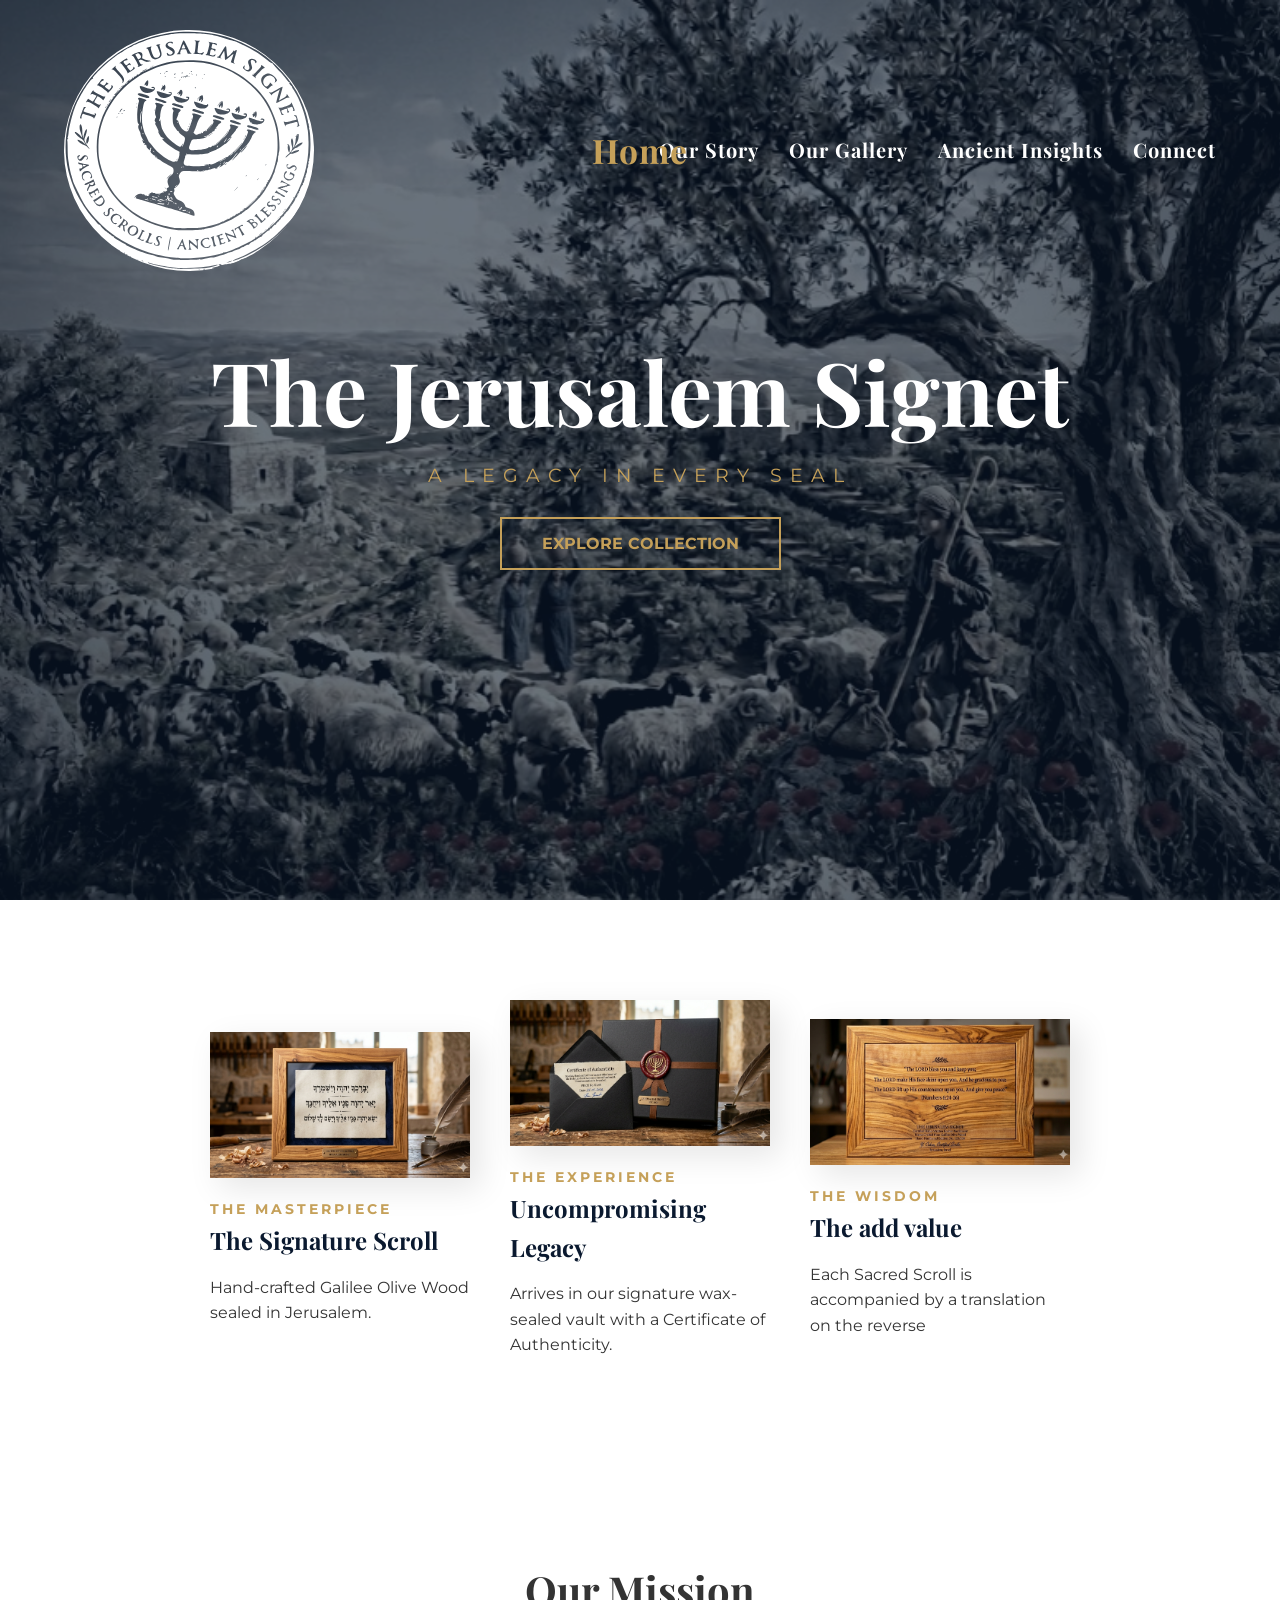
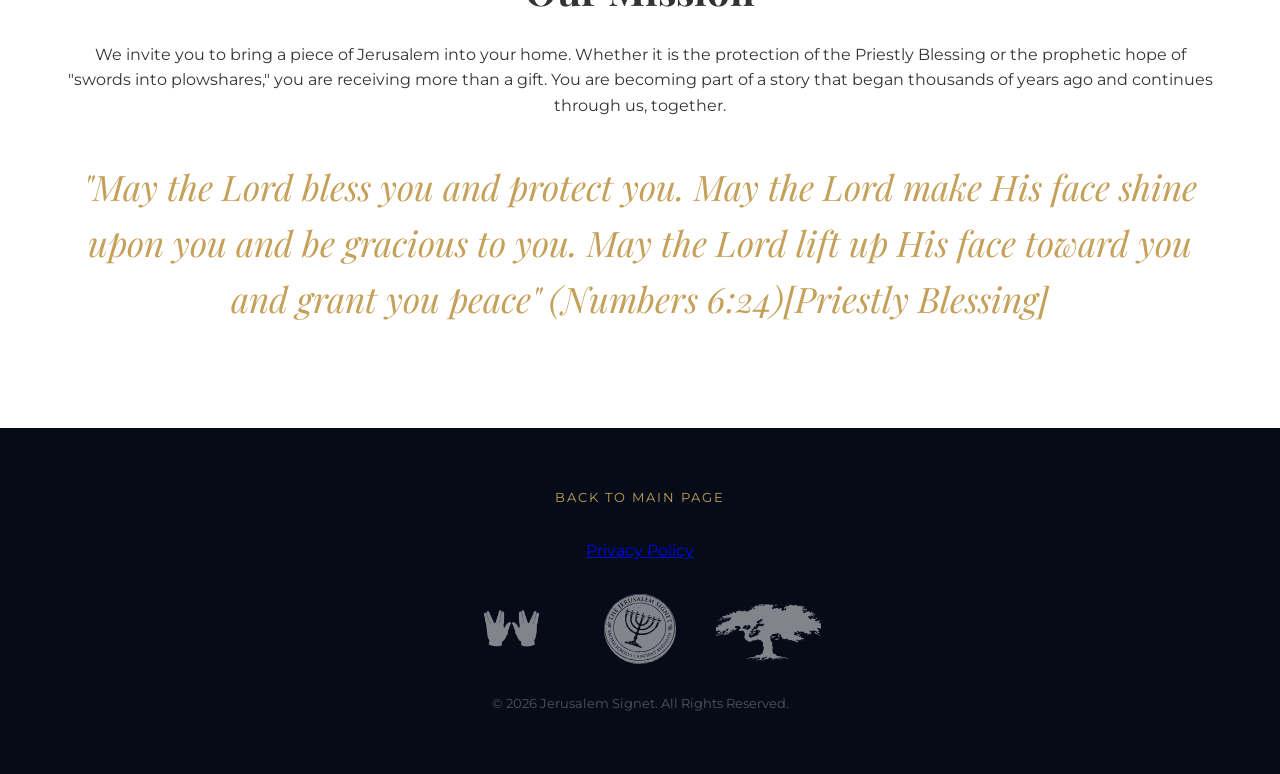
<file: index.html>
<!DOCTYPE html>
<html lang="en">
<head>
    <meta charset="UTF-8">
    <meta name="viewport" content="width=device-width, initial-scale=1.0">
    <title>Jerusalem Signet | A Legacy in Every Seal</title>
    <meta name="p:domain_verify" content="9c044ed9be60a33ab293b4acce8b0875"/>

    <link href="https://fonts.googleapis.com/css2?family=Montserrat:wght@300;400;700&family=Playfair+Display:ital,wght@0,700;1,700&display=swap" rel="stylesheet">
    <link rel="stylesheet" href="css/style.css">
</head>
<body>

    <header>
        <div class="logo">
            <a href="index.html"><img src="assets/svg/Jerusalemsignet.svg" alt="Jerusalem Signet Logo"></a>
        </div>
        <div class="ribbon-page-title">Home</div>
        <button
            class="site-nav-toggle"
            type="button"
            aria-label="Open site navigation"
            aria-expanded="false"
            aria-controls="site-nav-menu"
            data-site-menu-toggle
        >
            <span class="site-nav-toggle-bar"></span>
            <span class="site-nav-toggle-bar"></span>
            <span class="site-nav-toggle-bar"></span>
        </button>
        <div id="site-nav-menu" class="site-nav-menu" data-site-menu>
            <a href="heritage.html" class="site-nav-link">Our Story</a>
            <a href="collection.html" class="site-nav-link">Our Gallery</a>
            <a href="wisdom.html" class="site-nav-link">Ancient Insights</a>
            <a href="connect.html" class="site-nav-link">Connect</a>
        </div>
        <nav>
            <ul class="nav-titles">
		 <li><a href="heritage.html">Our Story</a></li>
                <li><a href="collection.html">Our Gallery</a></li>
                <li><a href="wisdom.html">Ancient Insights</a></li>
                <li><a href="connect.html">Connect</a></li>

            </ul>
        </nav>
    </header>

    <section class="hero">
        <div class="hero-content">
            <h1>The Jerusalem Signet</h1>
            <p class="hero-subtitle">A Legacy in Every Seal</p>
            <a href="collection.html" class="cta-button">Explore Collection</a>
        </div>
    </section>



<section id="featured" class="signature-piece">
    <div class="container">
        <div class="piece-grid">
            
            <div class="featured-item">
                <div class="image-wrapper">
                    <img src="assets/images/product1.png" alt="Signature Olive Wood Frame">
                </div>
                <div class="piece-content">
                    <span class="label">The Masterpiece</span>
                    <h2>The Signature Scroll</h2>
                    <p>Hand-crafted Galilee Olive Wood sealed in Jerusalem.</p>
                </div>
            </div>

            <div class="featured-item">
                <div class="image-wrapper">
                    <img src="assets/images/package.png" alt="Jerusalem Signet Premium Packaging">
                </div>
                <div class="piece-content">
                    <span class="label">The Experience</span>
                    <h2>Uncompromising Legacy</h2>
                    <p>Arrives in our signature wax-sealed vault with a Certificate of Authenticity.</p>
                </div>
            </div>

          <div class="featured-item">
                <div class="image-wrapper">
                    <img src="assets/images/back_product.png" alt="Product back">
                </div>
                <div class="piece-content">
                    <span class="label">The Wisdom</span>
                    <h2>The add value</h2>
                    <p> Each Sacred Scroll is accompanied by a translation on the reverse</p>
                </div>
            </div>








        </div>
    </div>
</section>

<section class="mission-callout">
        <div class="container narrow">
          	  <h2>Our Mission</h2>
           	<p>We invite you to bring a piece of Jerusalem into your home. Whether it is the protection of the Priestly Blessing or the prophetic hope of "swords into plowshares," you are receiving more than a gift. You are 				becoming part of a story that began thousands of years ago and continues through us, together.</p>
            	<p class="final-blessing"> "May the Lord bless you and protect you.
May the Lord make His face shine upon you and be gracious to you.
May the Lord lift up His face toward you and grant you peace" (Numbers 6:24)[Priestly Blessing]</p>
        </div>
</section>

<footer class="main-footer">
    <div class="footer-container">
        <a href="index.html" class="back-home">Back to Main Page</a>
        <a href="privacy.html">Privacy Policy</a>
        
        <div class="footer-branding">
	     <img src="assets/images/cohanim.png" alt="Olive Tree" class="footer-cohen">
	    <img src="assets/svg/Jerusalemsignet.svg" alt="Jerusalem Signet Seal" class="footer-logo">
            <img src="assets/images/OliveTree.png" alt="Olive Tree" class="footer-tree">
              
        </div>

        
        <p>&copy; 2026 Jerusalem Signet. All Rights Reserved.</p>
    </div>
</footer>

<script src="js/script.js"></script>

</body>
</html>
</file>
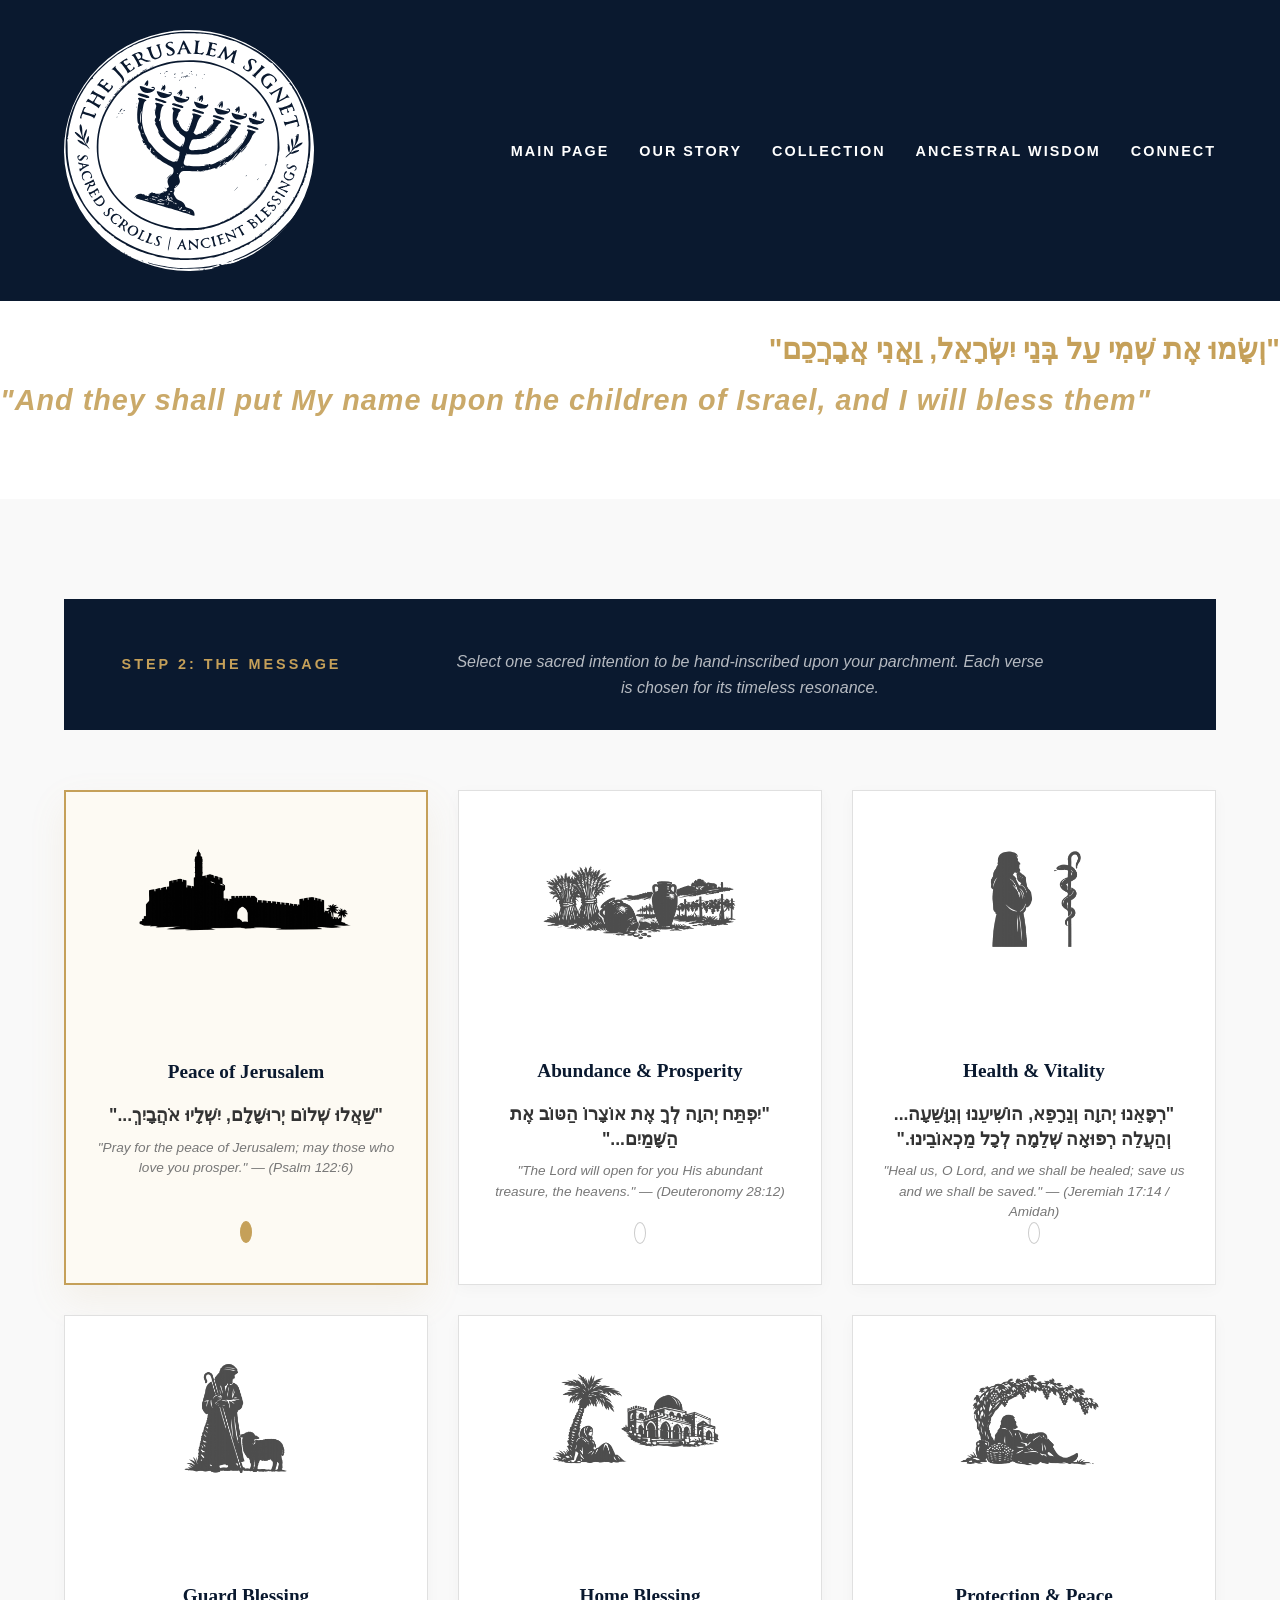
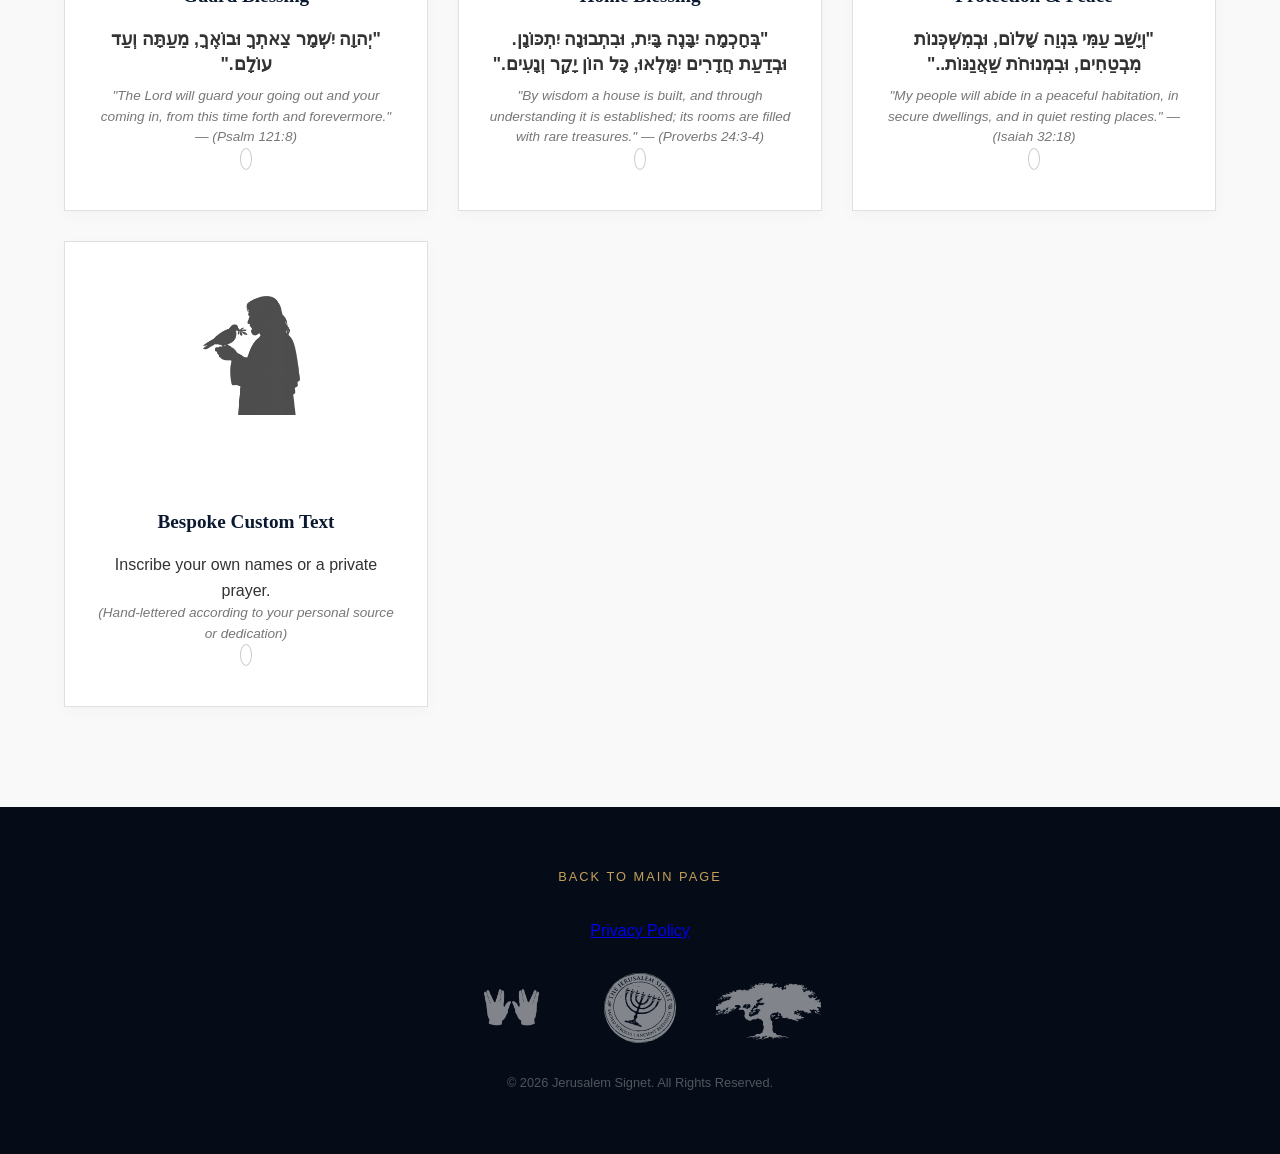
<file: blessings.html>
<!DOCTYPE html>
<html lang="en">
<head>
    <meta charset="UTF-8">
    <meta name="viewport" content="width=device-width, initial-scale=1.0">
    <title>Blessing | Jerusalem Signet</title>
    <link rel="stylesheet" href="css/style.css">
</head>


<body class="subpage">
    <div class="header-wrapper">
        <header class="dark-nav">
            <div class="logo">
                <a href="index.html">
                    <img src="assets/svg/Jerusalemsignet.svg" alt="Logo">
                </a>
            </div>
            <nav>
                <ul>
                    <li><a href="index.html">Main page</a></li>
                    <li><a href="heritage.html">Our Story</a></li>
                    <li><a href="collection.html">Collection</a></li>
                    <li><a href="wisdom.html">Ancestral Wisdom</a></li>
                    <li><a href="connect.html">Connect</a></li>

                </ul>
            </nav>
        </header>

        <div class="gallery-hero">
           
            <div class="golden-verse">
                <p class="verse-he">"וְשָׂמוּ אֶת שְׁמִי עַל בְּנֵי יִשְׂרָאֵל, וַאֲנִי אֲבָרֲכֵם"</p>
                <p class="verse-en">"And they shall put My name upon the children of Israel, and I will bless them"</p>
            </div>

            <p class="instruction-text">Select one sacred intention to be hand-inscribed upon your parchment. Each verse is chosen for its timeless resonance.</p>
        </div>
    </div>


<section class="blessings-gallery">
    <div class="container">
        <header class="gallery-header">
            <span class="label">Step 2: The Message</span>
            <p class="instruction-text">Select one sacred intention to be hand-inscribed upon your parchment. Each verse is chosen for its timeless resonance.</p>
        </header>

        <div class="blessings-grid">
            <label class="blessing-frame">
                <input type="radio" name="blessing" value="0" checked>
                <div class="frame-inner">
                    <div class="blessing-icon"><img src="assets/images/jerusalem.png" alt="Peace"></div>
                    <div class="text-group">
                        <h3>Peace of Jerusalem</h3>
                        <p class="hebrew">"שַׁאֲלוּ שְׁלוֹם יְרוּשָׁלִָם, יִשְׁלָיוּ אֹהֲבָיִךְ..."</p>
                        <p class="english">"Pray for the peace of Jerusalem; may those who love you prosper." — (Psalm 122:6)</p>
                    </div>
                    <div class="selection-indicator"></div>
                </div>
            </label>

            <label class="blessing-frame">
                <input type="radio" name="blessing" value="0">
                <div class="frame-inner">
                    <div class="blessing-icon"><img src="assets/images/rich.png" alt="Abundance"></div>
                    <div class="text-group">
                        <h3>Abundance & Prosperity</h3>
                        <p class="hebrew">"יִפְתַּח יְהוָה לְךָ אֶת אוֹצָרוֹ הַטּוֹב אֶת הַשָּׁמַיִם..."</p>
                        <p class="english">"The Lord will open for you His abundant treasure, the heavens." — (Deuteronomy 28:12)</p>
                    </div>
                    <div class="selection-indicator"></div>
                </div>
            </label>

            <label class="blessing-frame">
                <input type="radio" name="blessing" value="0">
                <div class="frame-inner">
                    <div class="blessing-icon"><img src="assets/images/health.png" alt="Health"></div>
                    <div class="text-group">
                        <h3>Health & Vitality</h3>
                        <p class="hebrew">"רְפָאֵנוּ יְהוָה וְנֵרָפֵא, הוֹשִׁיעֵנוּ וְנִוָּשֵׁעָה... וְהַעֲלֵה רְפוּאָה שְׁלֵמָה לְכָל מַכְאוֹבֵינוּ."</p>
                        <p class="english">"Heal us, O Lord, and we shall be healed; save us and we shall be saved." — (Jeremiah 17:14 / Amidah)</p>
                    </div>
                    <div class="selection-indicator"></div>
                </div>
            </label>

            <label class="blessing-frame">
                <input type="radio" name="blessing" value="0">
                <div class="frame-inner">
                    <div class="blessing-icon"><img src="assets/images/guard.png" alt="Protection"></div>
                    <div class="text-group">
                        <h3>Guard Blessing</h3>
                        <p class="hebrew">"יְהוָה יִשְׁמָר צֵאתְךָ וּבוֹאֶךָ, מֵעַתָּה וְעַד עוֹלָם."</p>
                        <p class="english">"The Lord will guard your going out and your coming in, from this time forth and forevermore." — (Psalm 121:8)</p>
                    </div>
                    <div class="selection-indicator"></div>
                </div>
            </label>

            <label class="blessing-frame">
                <input type="radio" name="blessing" value="0">
                <div class="frame-inner">
                    <div class="blessing-icon"><img src="assets/images/womanpalm.png" alt="Home"></div>
                    <div class="text-group">
                        <h3>Home Blessing</h3>
                        <p class="hebrew">"בְּחָכְמָה יִבָּנֶה בָּיִת, וּבִתְבוּנָה יִתְכּוֹנָן. וּבְדַעַת חֲדָרִים יִמָּלְאוּ, כָּל הוֹן יָקָר וְנָעִים."</p>
                        <p class="english">"By wisdom a house is built, and through understanding it is established; its rooms are filled with rare treasures." — (Proverbs 24:3-4)</p>
                    </div>
                    <div class="selection-indicator"></div>
                </div>
            </label>

            <label class="blessing-frame">
                <input type="radio" name="blessing" value="0">
                <div class="frame-inner">
                    <div class="blessing-icon"><img src="assets/images/mangrapes.png" alt="Habitation"></div>
                    <div class="text-group">
                        <h3>Protection & Peace</h3>
                        <p class="hebrew">"וְיָשַׁב עַמִּי בִּנְוֵה שָׁלוֹם, וּבְמִשְׁכְּנוֹת מִבְטַחִים, וּבִמְנוּחֹת שַׁאֲנַנּוֹת.."</p>
                        <p class="english">"My people will abide in a peaceful habitation, in secure dwellings, and in quiet resting places." — (Isaiah 32:18)</p>
                    </div>
                    <div class="selection-indicator"></div>
                </div>
            </label>

            <label class="blessing-frame bespoke-frame">
                <input type="radio" name="blessing" value="99">
                <div class="frame-inner">
                    <div class="blessing-icon"><img src="assets/images/dove.png" alt="Custom"></div>
                    <div class="text-group">
                        <h3>Bespoke Custom Text</h3>
                        <p class="custom-note">Inscribe your own names or a private prayer.</p>
                        <p class="english">(Hand-lettered according to your personal source or dedication)</p>
                    </div>
                    <div class="selection-indicator"></div>
                </div>
            </label>
        </div>
    </div>
</section>


<footer class="main-footer">
    <div class="footer-container">
        <a href="index.html" class="back-home">Back to Main Page</a>
        <a href="privacy.html">Privacy Policy</a>
        
        <div class="footer-branding">
	     <img src="assets/images/cohanim.png" alt="Olive Tree" class="footer-cohen">
	    <img src="assets/svg/Jerusalemsignet.svg" alt="Jerusalem Signet Seal" class="footer-logo">
            <img src="assets/images/OliveTree.png" alt="Olive Tree" class="footer-tree">
              
        </div>

        
        <p>&copy; 2026 Jerusalem Signet. All Rights Reserved.</p>
    </div>
</footer>

</body>
</html>
</file>
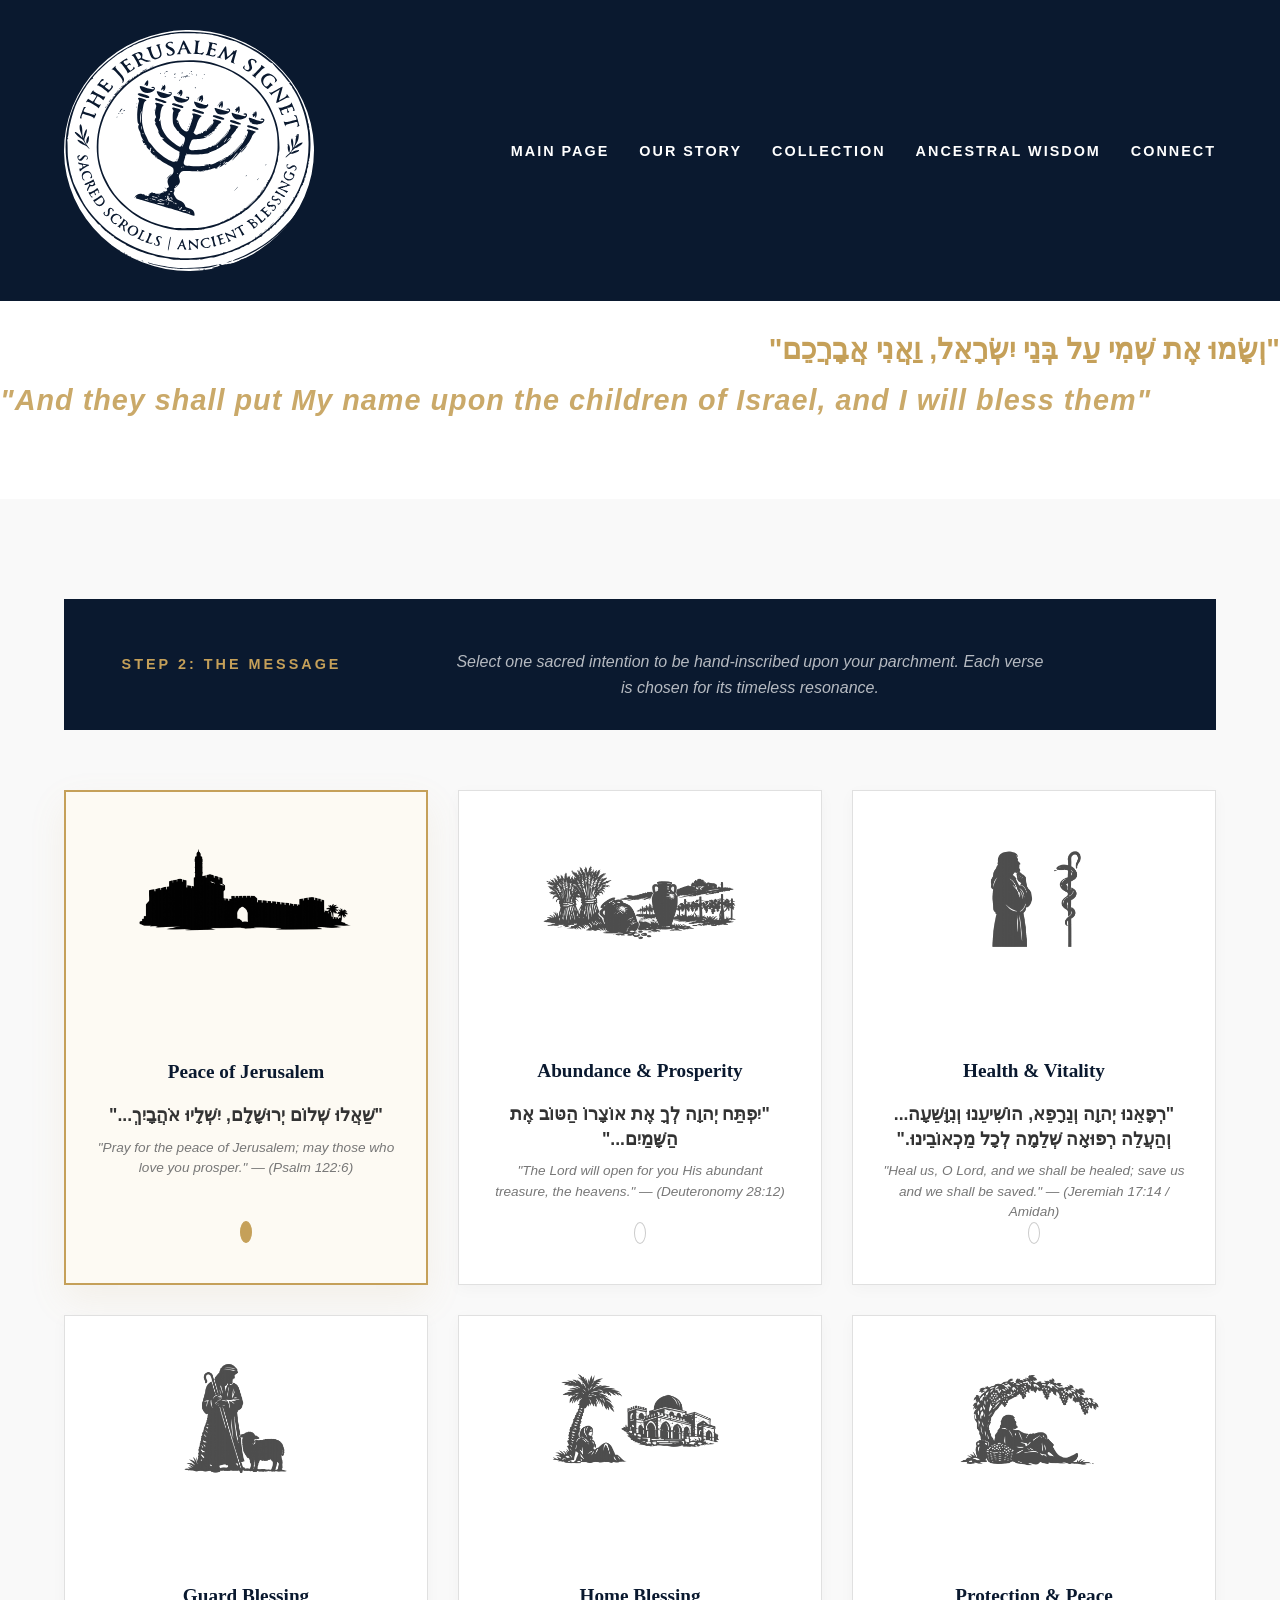
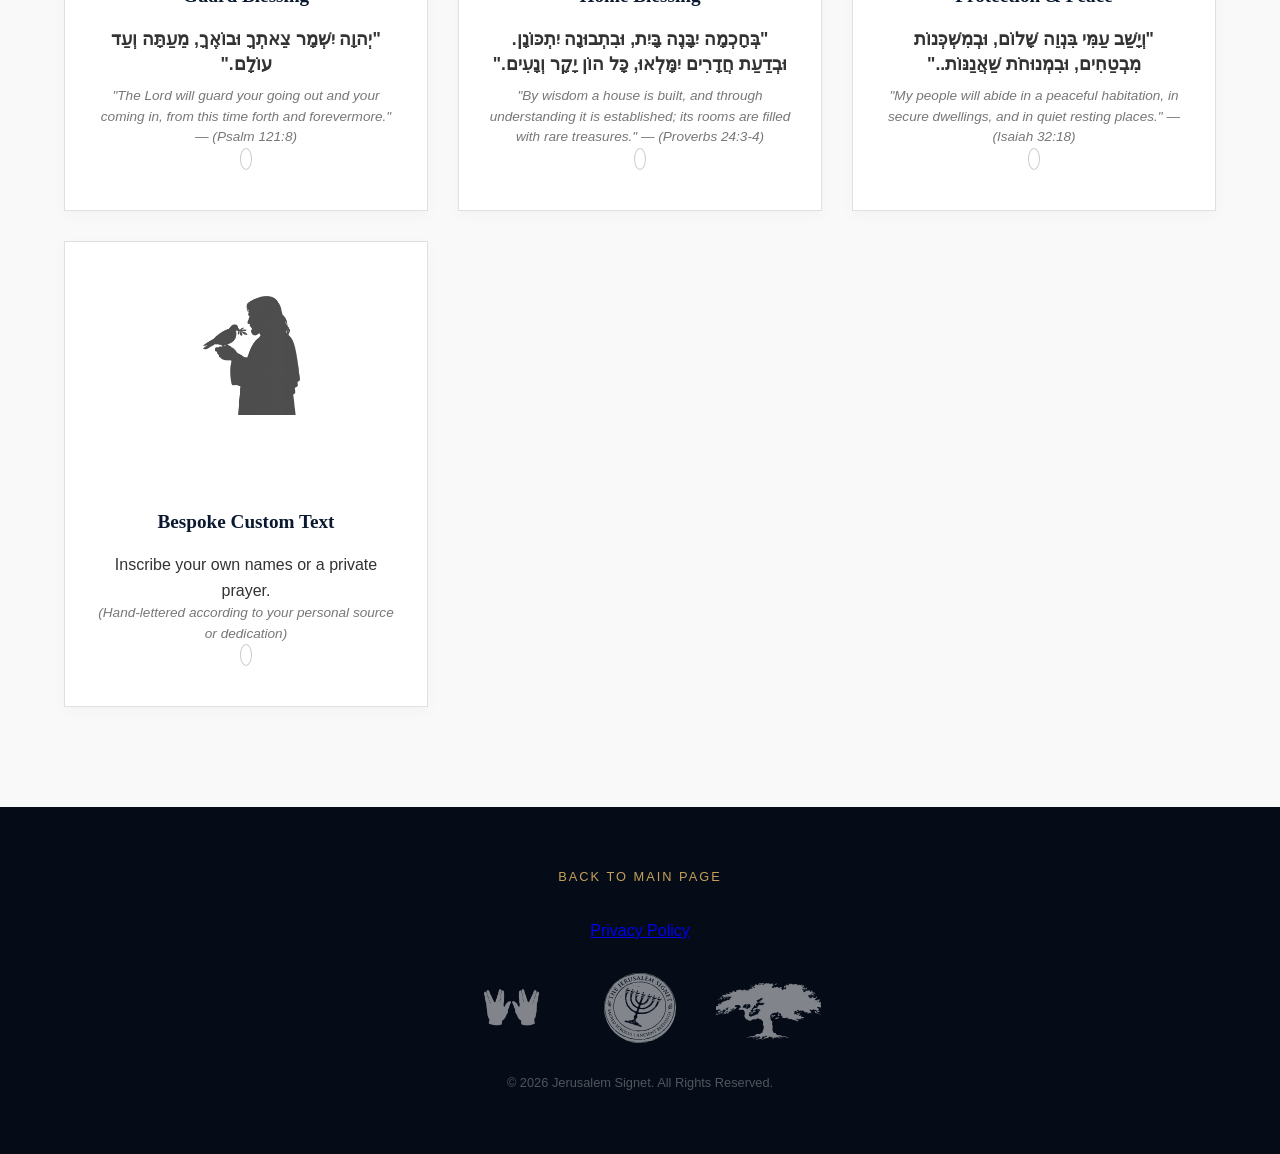
<file: blessings1.html>
<!DOCTYPE html>
<html lang="en">
<head>
    <meta charset="UTF-8">
    <title>Blessing | Jerusalem Signet</title>
    <link rel="stylesheet" href="css/style.css">
</head>


<body class="subpage">
    <div class="header-wrapper">
        <header class="dark-nav">
            <div class="logo">
                <a href="index.html">
                    <img src="assets/svg/Jerusalemsignet.svg" alt="Logo">
                </a>
            </div>
            <nav>
                <ul>
                    <li><a href="index.html">Main page</a></li>
                    <li><a href="heritage.html">Our Story</a></li>
                    <li><a href="collection.html">Collection</a></li>
                    <li><a href="wisdom.html">Ancestral Wisdom</a></li>
                    <li><a href="connect.html">Connect</a></li>

                </ul>
            </nav>
        </header>

        <div class="gallery-hero">
           
            <div class="golden-verse">
                <p class="verse-he">"וְשָׂמוּ אֶת שְׁמִי עַל בְּנֵי יִשְׂרָאֵל, וַאֲנִי אֲבָרֲכֵם"</p>
                <p class="verse-en">"And they shall put My name upon the children of Israel, and I will bless them"</p>
            </div>

            <p class="instruction-text">Select one sacred intention to be hand-inscribed upon your parchment. Each verse is chosen for its timeless resonance.</p>
        </div>
    </div>


<section class="blessings-gallery">
    <div class="container">
        <header class="gallery-header">
            <span class="label">Step 2: The Message</span>
            <p class="instruction-text">Select one sacred intention to be hand-inscribed upon your parchment. Each verse is chosen for its timeless resonance.</p>
        </header>

        <div class="blessings-grid">
            <label class="blessing-frame">
                <input type="radio" name="blessing" value="0" checked>
                <div class="frame-inner">
                    <div class="blessing-icon"><img src="assets/images/jerusalem.png" alt="Peace"></div>
                    <div class="text-group">
                        <h3>Peace of Jerusalem</h3>
                        <p class="hebrew">"שַׁאֲלוּ שְׁלוֹם יְרוּשָׁלִָם, יִשְׁלָיוּ אֹהֲבָיִךְ..."</p>
                        <p class="english">"Pray for the peace of Jerusalem; may those who love you prosper." — (Psalm 122:6)</p>
                    </div>
                    <div class="selection-indicator"></div>
                </div>
            </label>

            <label class="blessing-frame">
                <input type="radio" name="blessing" value="0">
                <div class="frame-inner">
                    <div class="blessing-icon"><img src="assets/images/rich.png" alt="Abundance"></div>
                    <div class="text-group">
                        <h3>Abundance & Prosperity</h3>
                        <p class="hebrew">"יִפְתַּח יְהוָה לְךָ אֶת אוֹצָרוֹ הַטּוֹב אֶת הַשָּׁמַיִם..."</p>
                        <p class="english">"The Lord will open for you His abundant treasure, the heavens." — (Deuteronomy 28:12)</p>
                    </div>
                    <div class="selection-indicator"></div>
                </div>
            </label>

            <label class="blessing-frame">
                <input type="radio" name="blessing" value="0">
                <div class="frame-inner">
                    <div class="blessing-icon"><img src="assets/images/health.png" alt="Health"></div>
                    <div class="text-group">
                        <h3>Health & Vitality</h3>
                        <p class="hebrew">"רְפָאֵנוּ יְהוָה וְנֵרָפֵא, הוֹשִׁיעֵנוּ וְנִוָּשֵׁעָה... וְהַעֲלֵה רְפוּאָה שְׁלֵמָה לְכָל מַכְאוֹבֵינוּ."</p>
                        <p class="english">"Heal us, O Lord, and we shall be healed; save us and we shall be saved." — (Jeremiah 17:14 / Amidah)</p>
                    </div>
                    <div class="selection-indicator"></div>
                </div>
            </label>

            <label class="blessing-frame">
                <input type="radio" name="blessing" value="0">
                <div class="frame-inner">
                    <div class="blessing-icon"><img src="assets/images/guard.png" alt="Protection"></div>
                    <div class="text-group">
                        <h3>Guard Blessing</h3>
                        <p class="hebrew">"יְהוָה יִשְׁמָר צֵאתְךָ וּבוֹאֶךָ, מֵעַתָּה וְעַד עוֹלָם."</p>
                        <p class="english">"The Lord will guard your going out and your coming in, from this time forth and forevermore." — (Psalm 121:8)</p>
                    </div>
                    <div class="selection-indicator"></div>
                </div>
            </label>

            <label class="blessing-frame">
                <input type="radio" name="blessing" value="0">
                <div class="frame-inner">
                    <div class="blessing-icon"><img src="assets/images/womanpalm.png" alt="Home"></div>
                    <div class="text-group">
                        <h3>Home Blessing</h3>
                        <p class="hebrew">"בְּחָכְמָה יִבָּנֶה בָּיִת, וּבִתְבוּנָה יִתְכּוֹנָן. וּבְדַעַת חֲדָרִים יִמָּלְאוּ, כָּל הוֹן יָקָר וְנָעִים."</p>
                        <p class="english">"By wisdom a house is built, and through understanding it is established; its rooms are filled with rare treasures." — (Proverbs 24:3-4)</p>
                    </div>
                    <div class="selection-indicator"></div>
                </div>
            </label>

            <label class="blessing-frame">
                <input type="radio" name="blessing" value="0">
                <div class="frame-inner">
                    <div class="blessing-icon"><img src="assets/images/mangrapes.png" alt="Habitation"></div>
                    <div class="text-group">
                        <h3>Protection & Peace</h3>
                        <p class="hebrew">"וְיָשַׁב עַמִּי בִּנְוֵה שָׁלוֹם, וּבְמִשְׁכְּנוֹת מִבְטַחִים, וּבִמְנוּחֹת שַׁאֲנַנּוֹת.."</p>
                        <p class="english">"My people will abide in a peaceful habitation, in secure dwellings, and in quiet resting places." — (Isaiah 32:18)</p>
                    </div>
                    <div class="selection-indicator"></div>
                </div>
            </label>

            <label class="blessing-frame bespoke-frame">
                <input type="radio" name="blessing" value="99">
                <div class="frame-inner">
                    <div class="blessing-icon"><img src="assets/images/dove.png" alt="Custom"></div>
                    <div class="text-group">
                        <h3>Bespoke Custom Text</h3>
                        <p class="custom-note">Inscribe your own names or a private prayer.</p>
                        <p class="english">(Hand-lettered according to your personal source or dedication)</p>
                    </div>
                    <div class="selection-indicator"></div>
                </div>
            </label>
        </div>
    </div>
</section>


<footer class="main-footer">
    <div class="footer-container">
        <a href="index.html" class="back-home">Back to Main Page</a>
        <a href="privacy.html">Privacy Policy</a>
        
        <div class="footer-branding">
	     <img src="assets/images/cohanim.png" alt="Olive Tree" class="footer-cohen">
	    <img src="assets/svg/Jerusalemsignet.svg" alt="Jerusalem Signet Seal" class="footer-logo">
            <img src="assets/images/OliveTree.png" alt="Olive Tree" class="footer-tree">
              
        </div>

        
        <p>&copy; 2026 Jerusalem Signet. All Rights Reserved.</p>
    </div>
</footer>

</body>
</html>
</file>
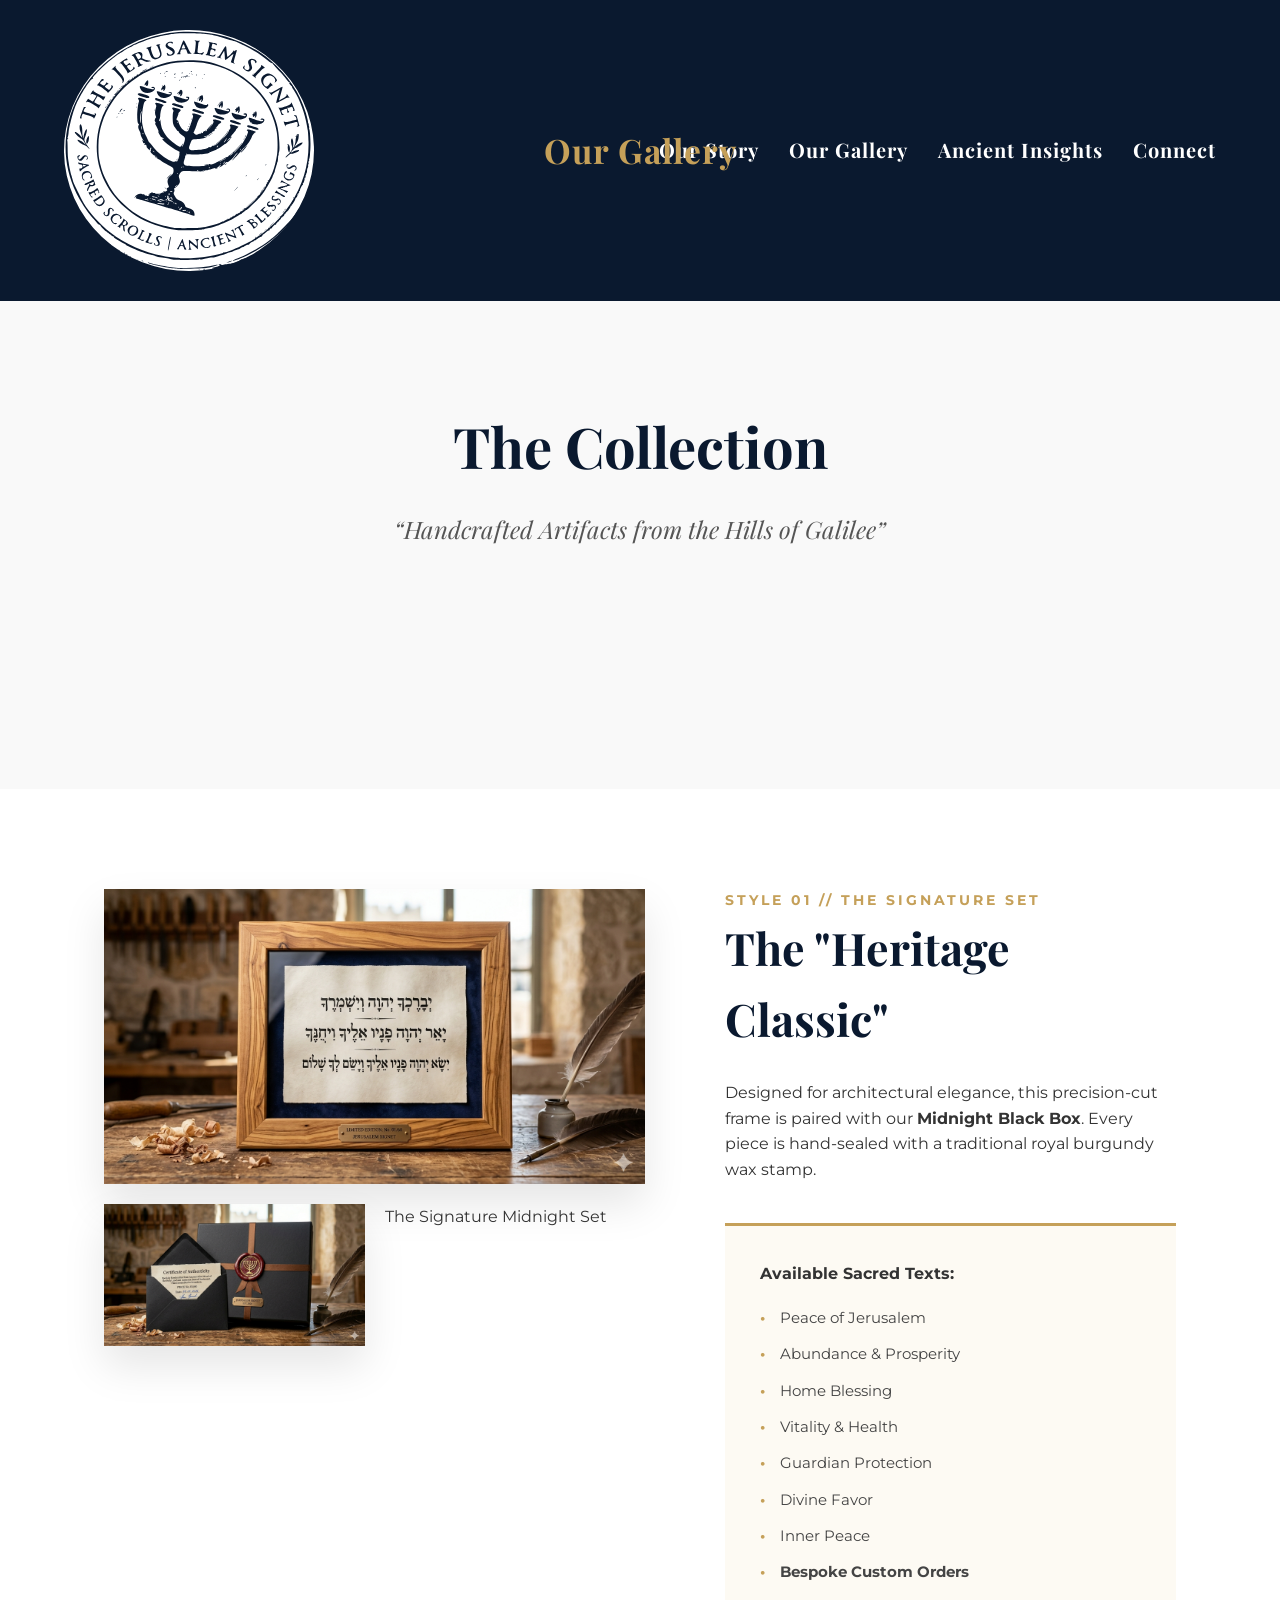
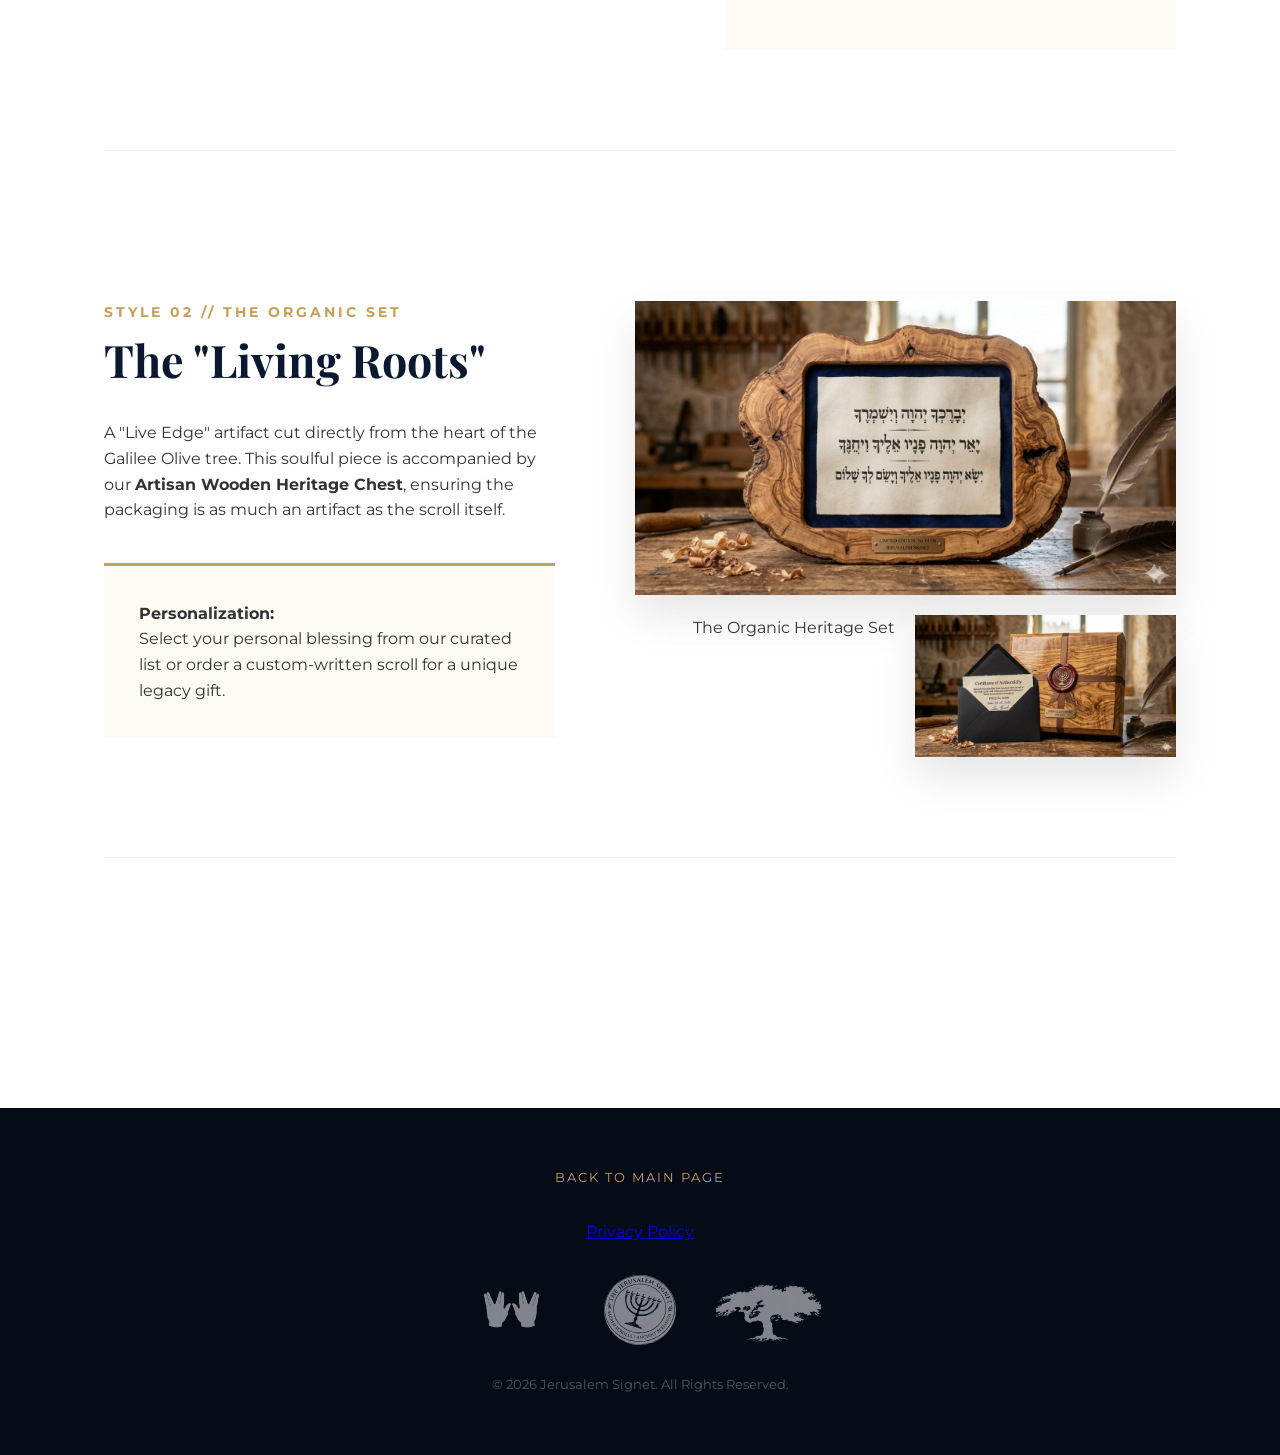
<file: collection.html>
<!DOCTYPE html>
<html lang="en">
<head>
    <meta charset="UTF-8">
    <meta name="viewport" content="width=device-width, initial-scale=1.0">
    <title>The Collection | Jerusalem Signet</title>
    <link href="https://fonts.googleapis.com/css2?family=Montserrat:wght@300;400;700&family=Playfair+Display:ital,wght@0,700;1,700&display=swap" rel="stylesheet">
    <link rel="stylesheet" href="css/style.css">
</head>
<body class="subpage">
    <header class="dark-nav">
        <div class="logo">
            <a href="index.html"><img src="assets/svg/Jerusalemsignet.svg" alt="Jerusalem Signet Logo"></a>
        </div>
        <div class="ribbon-page-title">Our Gallery</div>
        <button
            class="site-nav-toggle"
            type="button"
            aria-label="Open site navigation"
            aria-expanded="false"
            aria-controls="site-nav-menu"
            data-site-menu-toggle
        >
            <span class="site-nav-toggle-bar"></span>
            <span class="site-nav-toggle-bar"></span>
            <span class="site-nav-toggle-bar"></span>
        </button>
        <div id="site-nav-menu" class="site-nav-menu" data-site-menu>
            <a href="heritage.html" class="site-nav-link">Our Story</a>
            <a href="collection.html" class="site-nav-link">Our Gallery</a>
            <a href="wisdom.html" class="site-nav-link">Ancient Insights</a>
            <a href="connect.html" class="site-nav-link">Connect</a>
        </div>
        <nav>
            <ul class="nav-titles">
                <li><a href="heritage.html">Our Story</a></li>
                <li><a href="collection.html">Our Gallery</a></li>
                <li><a href="wisdom.html">Ancient Insights</a></li>
                <li><a href="connect.html">Connect</a></li>
            </ul>
        </nav>
    </header>

   <section class="heritage-hero">
        <div class="container">
            <h1>The Collection</h1>
            <p class="quote">“Handcrafted Artifacts from the Hills of Galilee”</p>
        </div>
    </section>

   

<section class="heritage-hero">



</section>



  

    <section class="collection-gallery">
    <div class="container">
        
        <div class="gallery-item">
            <div class="gallery-visuals">
                <img src="assets/images/product1.png" alt="Heritage Classic Frame" class="gallery-main">
                <div class="package-bundle">
                    <img src="assets/images/package.png" alt="Midnight Black Box" class="gallery-box">
                    <p class="caption">The Signature Midnight Set</p>
                </div>
            </div>
            <div class="gallery-info">
                <span class="label">Style 01 // The Signature Set</span>
                <h2>The "Heritage Classic"</h2>
                <p>Designed for architectural elegance, this precision-cut frame is paired with our <strong>Midnight Black Box</strong>. Every piece is hand-sealed with a traditional royal burgundy wax stamp.</p>
                
                <div class="selection-gate">
                    <h4>Available Sacred Texts:</h4>
                    <ul>
                        <li>Peace of Jerusalem</li>
                        <li>Abundance & Prosperity</li>
                        <li>Home Blessing</li>
                        <li>Vitality & Health</li>
			<li>Guardian Protection</li>
			<li>Divine Favor</li>
			<li>Inner Peace</li>
                        <li><strong>Bespoke Custom Orders</strong></li>
                    </ul>
                    <!-- FUTURE: Pricing flow postponed.
                         Original CTA (restore later when pricing is re-enabled):
                         <a href="pricing===.html" class="price-link">View Selection & Pricing</a>
                    -->
                </div>
            </div>
        </div>

        <div class="gallery-item inverse">
            <div class="gallery-visuals">
                <img src="assets/images/product2.png" alt="Living Roots Live Edge Frame" class="gallery-main">
                <div class="package-bundle">
                    <img src="assets/images/package_wood.png" alt="Wooden Heritage Box" class="gallery-box">
                    <p class="caption">The Organic Heritage Set</p>
                </div>
            </div>
            <div class="gallery-info">
                <span class="label">Style 02 // The Organic Set</span>
                <h2>The "Living Roots"</h2>
                <p>A "Live Edge" artifact cut directly from the heart of the Galilee Olive tree. This soulful piece is accompanied by our <strong>Artisan Wooden Heritage Chest</strong>, ensuring the packaging is as much an artifact as the scroll itself.</p>
                
                <div class="selection-gate">
                    <h4>Personalization:</h4>
                    <p>Select your personal blessing from our curated list or order a custom-written scroll for a unique legacy gift.</p>
                    <!-- FUTURE: Pricing flow postponed.
                         Original CTA (restore later when pricing is re-enabled):
                         <a href="pricing===.html" class="price-link">Inquire for Pricing</a>
                    -->
                </div>
            </div>
        </div>

    </div>
</section>

    <footer class="main-footer">
    <div class="footer-container">
        <a href="index.html" class="back-home">Back to Main Page</a>
        <a href="privacy.html">Privacy Policy</a>
        
        <div class="footer-branding">
	     <img src="assets/images/cohanim.png" alt="Olive Tree" class="footer-cohen">
	    <img src="assets/svg/Jerusalemsignet.svg" alt="Jerusalem Signet Seal" class="footer-logo">
            <img src="assets/images/OliveTree.png" alt="Olive Tree" class="footer-tree">
              
        </div>
        
        <p>&copy; 2026 Jerusalem Signet. All Rights Reserved.</p>
    </div>
</footer>

<script src="js/script.js"></script>

</body>
</html>
</file>
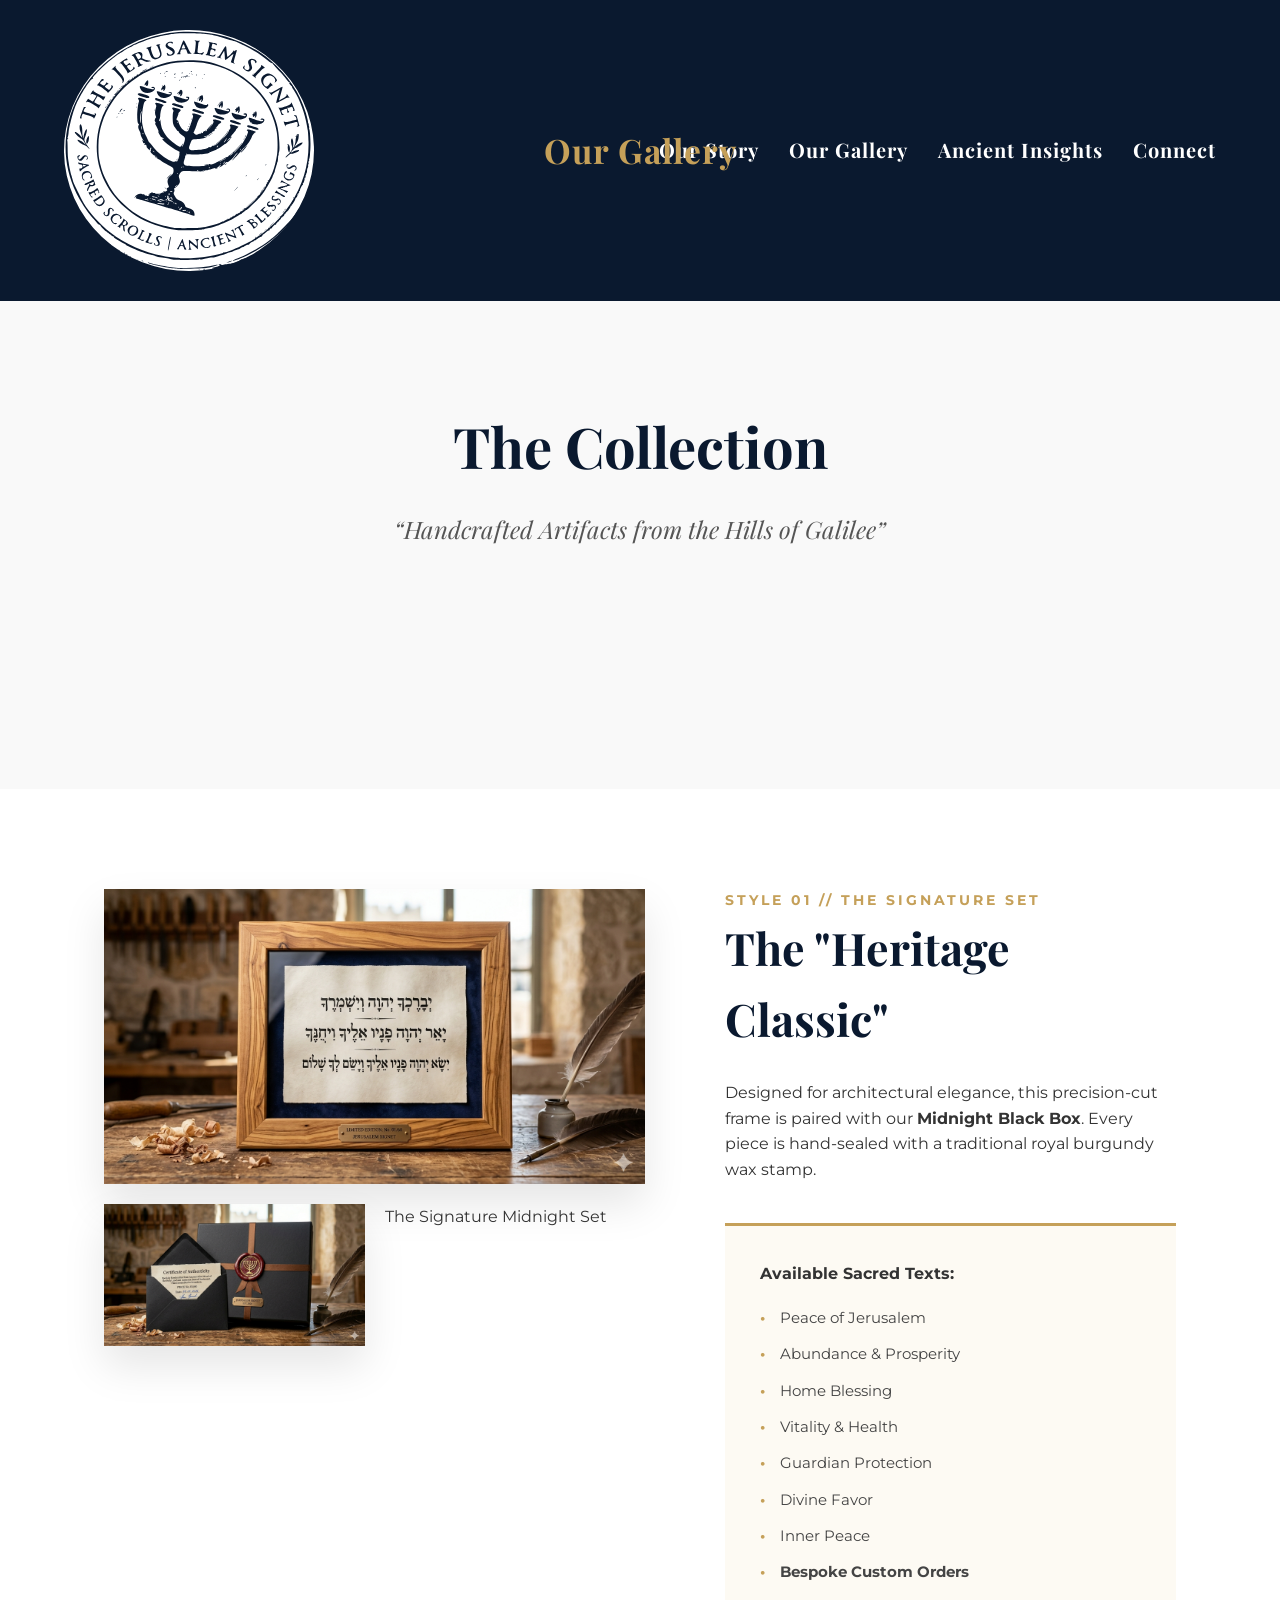
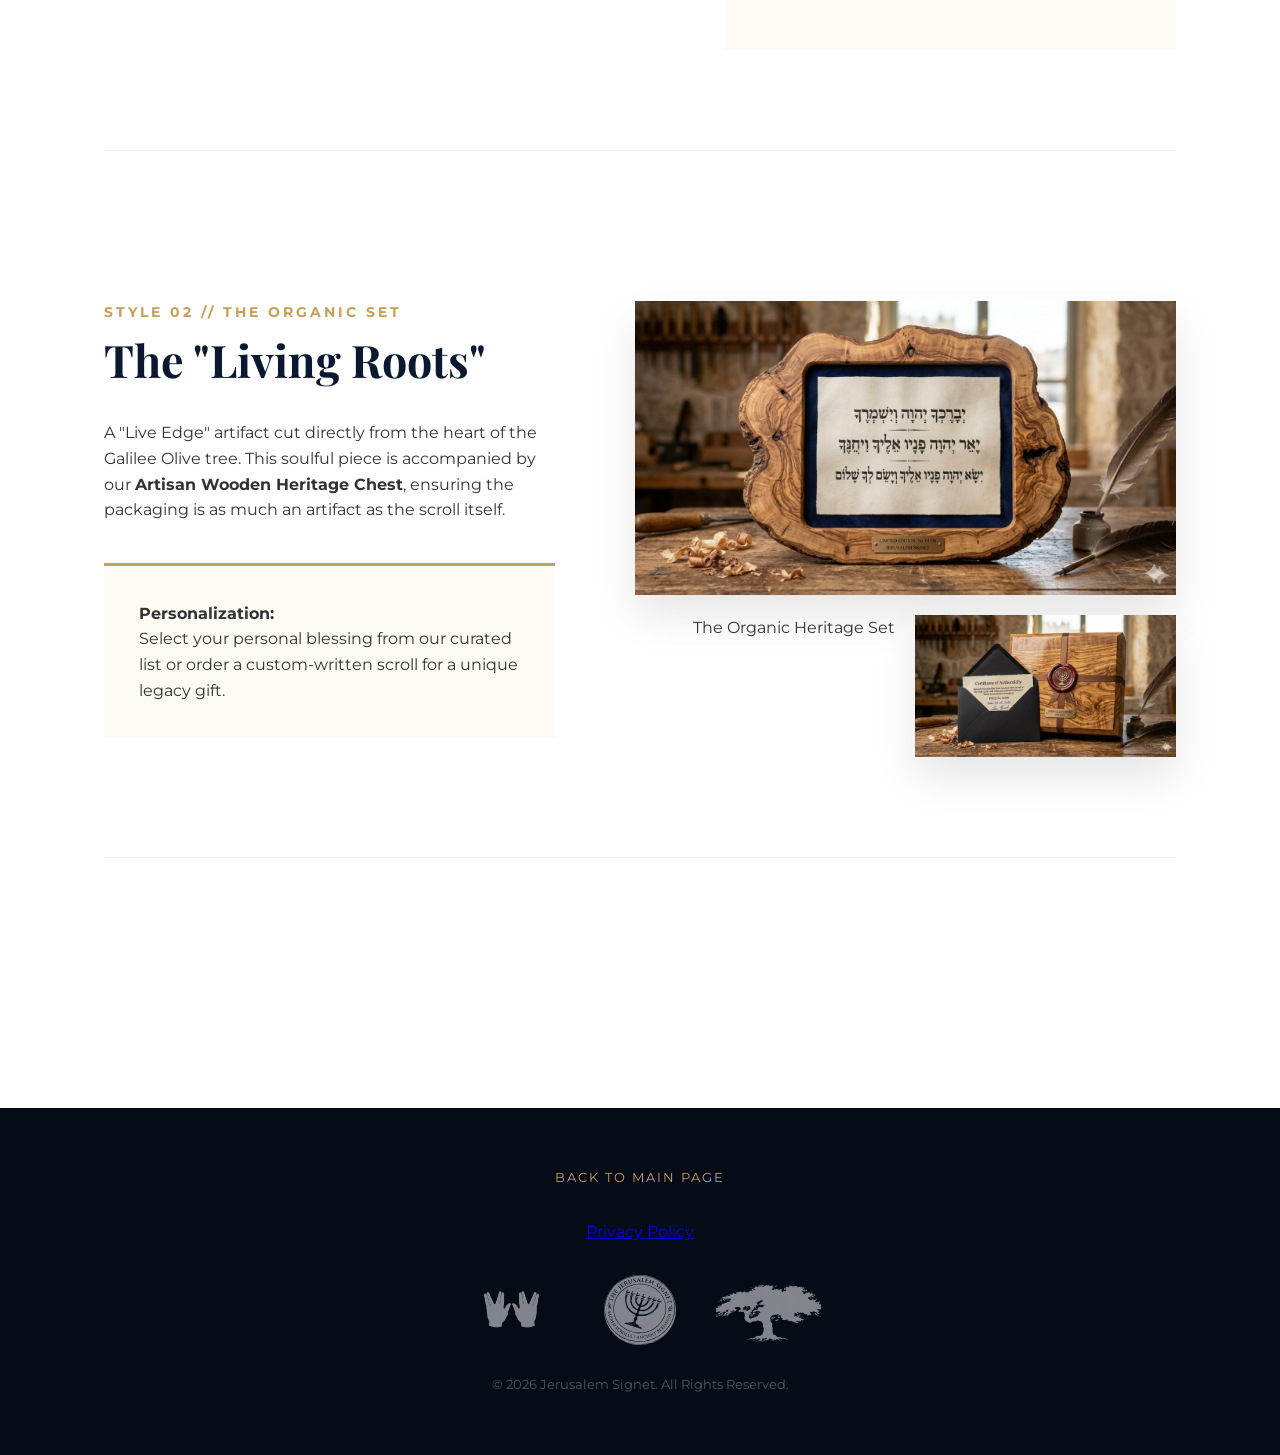
<file: collection1.html>
<!DOCTYPE html>
<html lang="en">
<head>
    <meta charset="UTF-8">
    <title>The Collection | Jerusalem Signet</title>
    <link href="https://fonts.googleapis.com/css2?family=Montserrat:wght@300;400;700&family=Playfair+Display:ital,wght@0,700;1,700&display=swap" rel="stylesheet">
    <link rel="stylesheet" href="css/style.css">
</head>
<body class="subpage">
    <header class="dark-nav">
        <div class="logo">
            <a href="index.html"><img src="assets/svg/Jerusalemsignet.svg" alt="Jerusalem Signet Logo"></a>
        </div>
        <div class="ribbon-page-title">Our Gallery</div>
        <button
            class="site-nav-toggle"
            type="button"
            aria-label="Open site navigation"
            aria-expanded="false"
            aria-controls="site-nav-menu"
            data-site-menu-toggle
        >
            <span class="site-nav-toggle-bar"></span>
            <span class="site-nav-toggle-bar"></span>
            <span class="site-nav-toggle-bar"></span>
        </button>
        <div id="site-nav-menu" class="site-nav-menu" data-site-menu>
            <a href="heritage.html" class="site-nav-link">Our Story</a>
            <a href="collection.html" class="site-nav-link">Our Gallery</a>
            <a href="wisdom.html" class="site-nav-link">Ancient Insights</a>
            <a href="connect.html" class="site-nav-link">Connect</a>
        </div>
        <nav>
            <ul class="nav-titles">
                <li><a href="heritage.html">Our Story</a></li>
                <li><a href="collection.html">Our Gallery</a></li>
                <li><a href="wisdom.html">Ancient Insights</a></li>
                <li><a href="connect.html">Connect</a></li>
            </ul>
        </nav>
    </header>

   <section class="heritage-hero">
        <div class="container">
            <h1>The Collection</h1>
            <p class="quote">“Handcrafted Artifacts from the Hills of Galilee”</p>
        </div>
    </section>

   

<section class="heritage-hero">



</section>



  

    <section class="collection-gallery">
    <div class="container">
        
        <div class="gallery-item">
            <div class="gallery-visuals">
                <img src="assets/images/product1.png" alt="Heritage Classic Frame" class="gallery-main">
                <div class="package-bundle">
                    <img src="assets/images/package.png" alt="Midnight Black Box" class="gallery-box">
                    <p class="caption">The Signature Midnight Set</p>
                </div>
            </div>
            <div class="gallery-info">
                <span class="label">Style 01 // The Signature Set</span>
                <h2>The "Heritage Classic"</h2>
                <p>Designed for architectural elegance, this precision-cut frame is paired with our <strong>Midnight Black Box</strong>. Every piece is hand-sealed with a traditional royal burgundy wax stamp.</p>
                
                <div class="selection-gate">
                    <h4>Available Sacred Texts:</h4>
                    <ul>
                        <li>Peace of Jerusalem</li>
                        <li>Abundance & Prosperity</li>
                        <li>Home Blessing</li>
                        <li>Vitality & Health</li>
			<li>Guardian Protection</li>
			<li>Divine Favor</li>
			<li>Inner Peace</li>
                        <li><strong>Bespoke Custom Orders</strong></li>
                    </ul>
                    <!-- FUTURE: Pricing flow postponed.
                         Original CTA (restore later when pricing is re-enabled):
                         <a href="pricing===.html" class="price-link">View Selection & Pricing</a>
                    -->
                </div>
            </div>
        </div>

        <div class="gallery-item inverse">
            <div class="gallery-visuals">
                <img src="assets/images/product2.png" alt="Living Roots Live Edge Frame" class="gallery-main">
                <div class="package-bundle">
                    <img src="assets/images/package_wood.png" alt="Wooden Heritage Box" class="gallery-box">
                    <p class="caption">The Organic Heritage Set</p>
                </div>
            </div>
            <div class="gallery-info">
                <span class="label">Style 02 // The Organic Set</span>
                <h2>The "Living Roots"</h2>
                <p>A "Live Edge" artifact cut directly from the heart of the Galilee Olive tree. This soulful piece is accompanied by our <strong>Artisan Wooden Heritage Chest</strong>, ensuring the packaging is as much an artifact as the scroll itself.</p>
                
                <div class="selection-gate">
                    <h4>Personalization:</h4>
                    <p>Select your personal blessing from our curated list or order a custom-written scroll for a unique legacy gift.</p>
                    <!-- FUTURE: Pricing flow postponed.
                         Original CTA (restore later when pricing is re-enabled):
                         <a href="pricing===.html" class="price-link">Inquire for Pricing</a>
                    -->
                </div>
            </div>
        </div>

    </div>
</section>

    <footer class="main-footer">
    <div class="footer-container">
        <a href="index.html" class="back-home">Back to Main Page</a>
        <a href="privacy.html">Privacy Policy</a>
        
        <div class="footer-branding">
	     <img src="assets/images/cohanim.png" alt="Olive Tree" class="footer-cohen">
	    <img src="assets/svg/Jerusalemsignet.svg" alt="Jerusalem Signet Seal" class="footer-logo">
            <img src="assets/images/OliveTree.png" alt="Olive Tree" class="footer-tree">
              
        </div>
        
        <p>&copy; 2026 Jerusalem Signet. All Rights Reserved.</p>
    </div>
</footer>

<script src="js/script.js"></script>

</body>
</html>
</file>
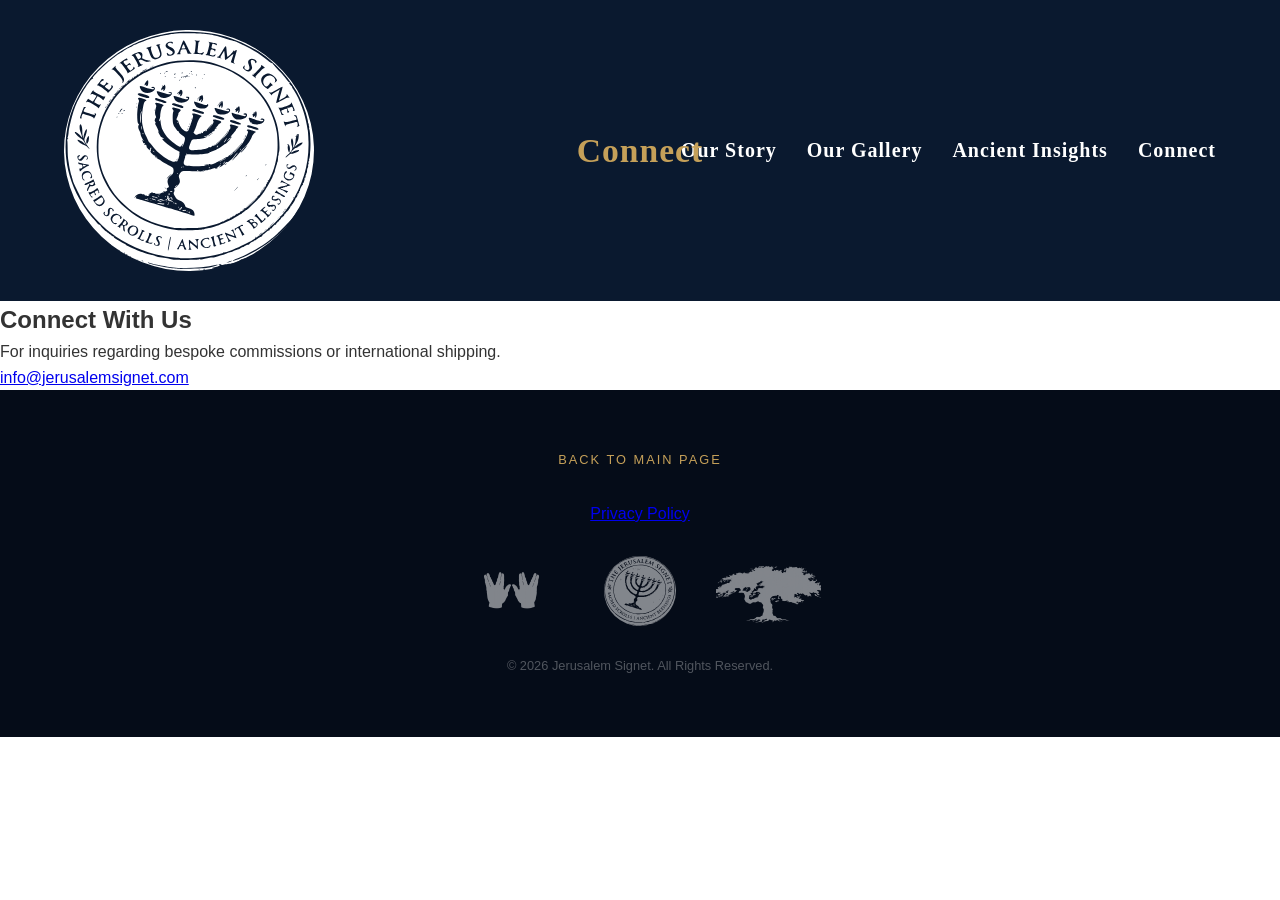
<file: connect.html>
<!DOCTYPE html>
<html lang="en">
<head>
    <meta charset="UTF-8">
    <meta name="viewport" content="width=device-width, initial-scale=1.0">
    <title>Connect | Jerusalem Signet</title>
    <link rel="stylesheet" href="css/style.css">
</head>
<body class="subpage">
    <header class="dark-nav">
        <div class="logo"><a href="index.html"><img src="assets/svg/Jerusalemsignet.svg" alt="Logo"></a></div>
        <div class="ribbon-page-title">Connect</div>
        <button
            class="site-nav-toggle"
            type="button"
            aria-label="Open site navigation"
            aria-expanded="false"
            aria-controls="site-nav-menu"
            data-site-menu-toggle
        >
            <span class="site-nav-toggle-bar"></span>
            <span class="site-nav-toggle-bar"></span>
            <span class="site-nav-toggle-bar"></span>
        </button>
        <div id="site-nav-menu" class="site-nav-menu" data-site-menu>
            <a href="heritage.html" class="site-nav-link">Our Story</a>
            <a href="collection.html" class="site-nav-link">Our Gallery</a>
            <a href="wisdom.html" class="site-nav-link">Ancient Insights</a>
            <a href="connect.html" class="site-nav-link">Connect</a>
        </div>
        <nav>
            <ul class="nav-titles">
                <li><a href="heritage.html">Our Story</a></li>
                <li><a href="collection.html">Our Gallery</a></li>
                <li><a href="wisdom.html">Ancient Insights</a></li>
                <li><a href="connect.html">Connect</a></li>

              
            </ul>
        </nav>
    </header>

    <section class="page-header">
        <h1>Connect With Us</h1>
    </section>

    <section class="contact-form">
        <div class="container">
            <p>For inquiries regarding bespoke commissions or international shipping.</p>
            <a href="mailto:info@jerusalemsignet.com" class="email-btn">info@jerusalemsignet.com</a>
        </div>
    </section>

    <footer class="main-footer">
    <div class="footer-container">
        <a href="index.html" class="back-home">Back to Main Page</a>
        <a href="privacy.html">Privacy Policy</a>
        
        <div class="footer-branding">
	     <img src="assets/images/cohanim.png" alt="Olive Tree" class="footer-cohen">
	    <img src="assets/svg/Jerusalemsignet.svg" alt="Jerusalem Signet Seal" class="footer-logo">
            <img src="assets/images/OliveTree.png" alt="Olive Tree" class="footer-tree">
              
        </div>

        
        <p>&copy; 2026 Jerusalem Signet. All Rights Reserved.</p>
    </div>
</footer>

<script src="js/script.js"></script>

</body>
</html>
</file>
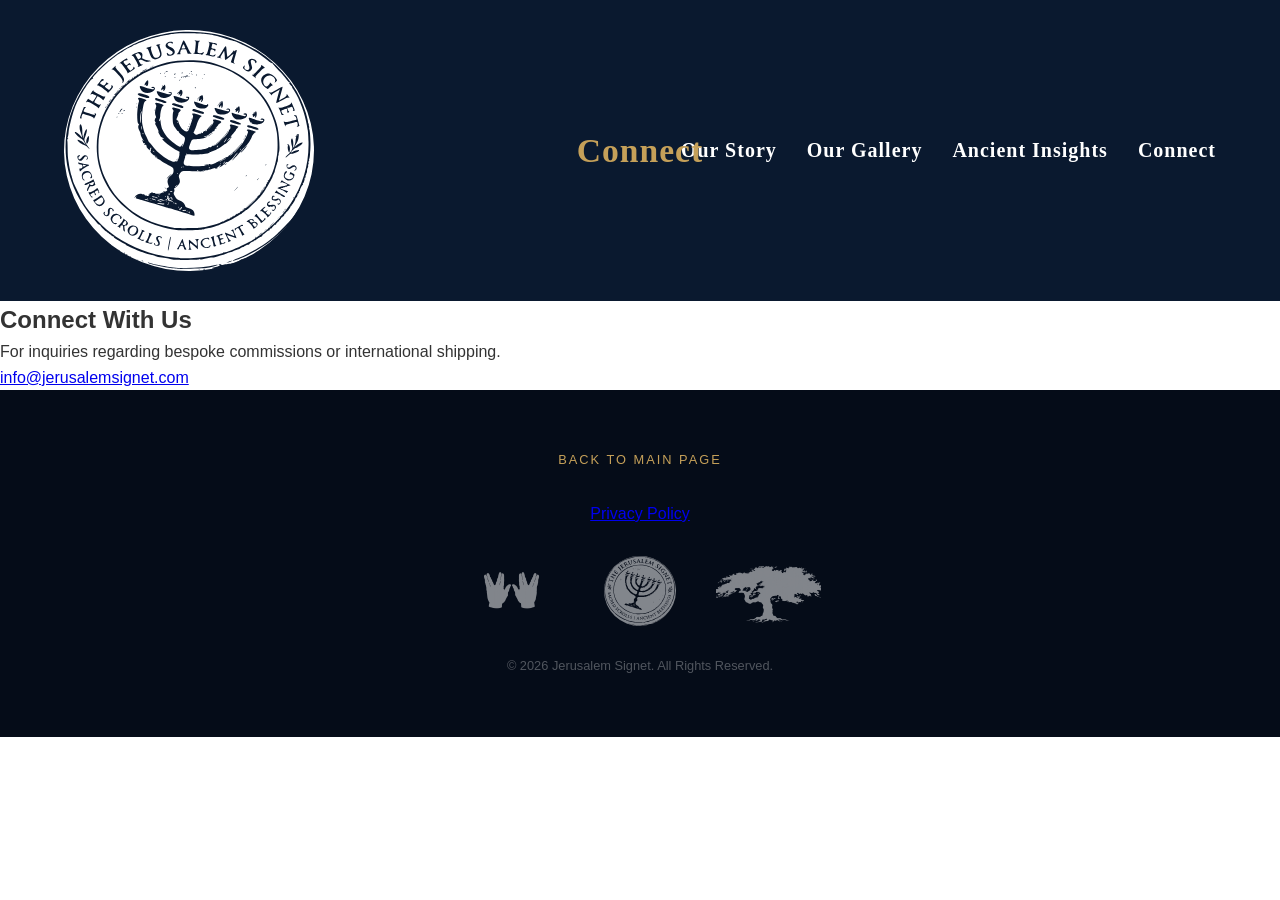
<file: connect1.html>
<!DOCTYPE html>
<html lang="en">
<head>
    <meta charset="UTF-8">
    <title>Connect | Jerusalem Signet</title>
    <link rel="stylesheet" href="css/style.css">
</head>
<body class="subpage">
    <header class="dark-nav">
        <div class="logo"><a href="index.html"><img src="assets/svg/Jerusalemsignet.svg" alt="Logo"></a></div>
        <div class="ribbon-page-title">Connect</div>
        <button
            class="site-nav-toggle"
            type="button"
            aria-label="Open site navigation"
            aria-expanded="false"
            aria-controls="site-nav-menu"
            data-site-menu-toggle
        >
            <span class="site-nav-toggle-bar"></span>
            <span class="site-nav-toggle-bar"></span>
            <span class="site-nav-toggle-bar"></span>
        </button>
        <div id="site-nav-menu" class="site-nav-menu" data-site-menu>
            <a href="heritage.html" class="site-nav-link">Our Story</a>
            <a href="collection.html" class="site-nav-link">Our Gallery</a>
            <a href="wisdom.html" class="site-nav-link">Ancient Insights</a>
            <a href="connect.html" class="site-nav-link">Connect</a>
        </div>
        <nav>
            <ul class="nav-titles">
                <li><a href="heritage.html">Our Story</a></li>
                <li><a href="collection.html">Our Gallery</a></li>
                <li><a href="wisdom.html">Ancient Insights</a></li>
                <li><a href="connect.html">Connect</a></li>

              
            </ul>
        </nav>
    </header>

    <section class="page-header">
        <h1>Connect With Us</h1>
    </section>

    <section class="contact-form">
        <div class="container">
            <p>For inquiries regarding bespoke commissions or international shipping.</p>
            <a href="mailto:info@jerusalemsignet.com" class="email-btn">info@jerusalemsignet.com</a>
        </div>
    </section>

    <footer class="main-footer">
    <div class="footer-container">
        <a href="index.html" class="back-home">Back to Main Page</a>
        <a href="privacy.html">Privacy Policy</a>
        
        <div class="footer-branding">
	     <img src="assets/images/cohanim.png" alt="Olive Tree" class="footer-cohen">
	    <img src="assets/svg/Jerusalemsignet.svg" alt="Jerusalem Signet Seal" class="footer-logo">
            <img src="assets/images/OliveTree.png" alt="Olive Tree" class="footer-tree">
              
        </div>

        
        <p>&copy; 2026 Jerusalem Signet. All Rights Reserved.</p>
    </div>
</footer>

<script src="js/script.js"></script>

</body>
</html>
</file>
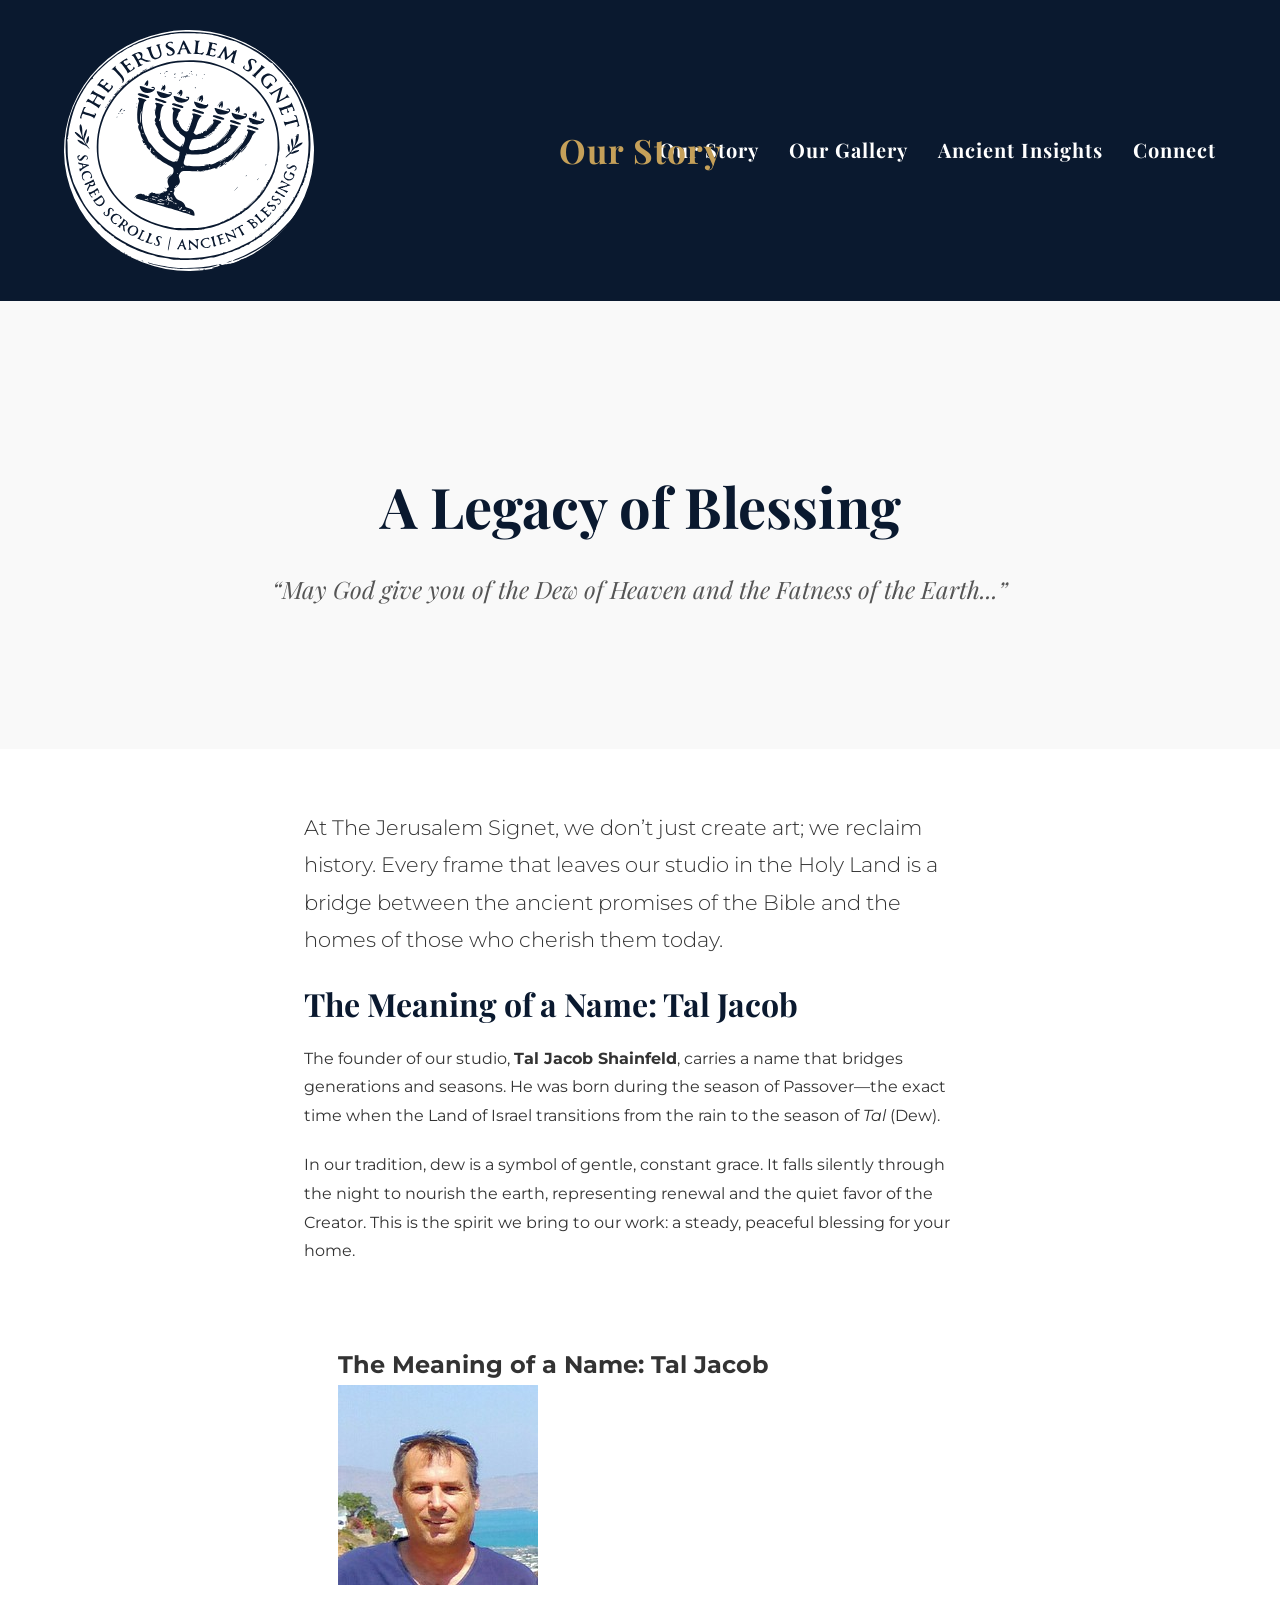
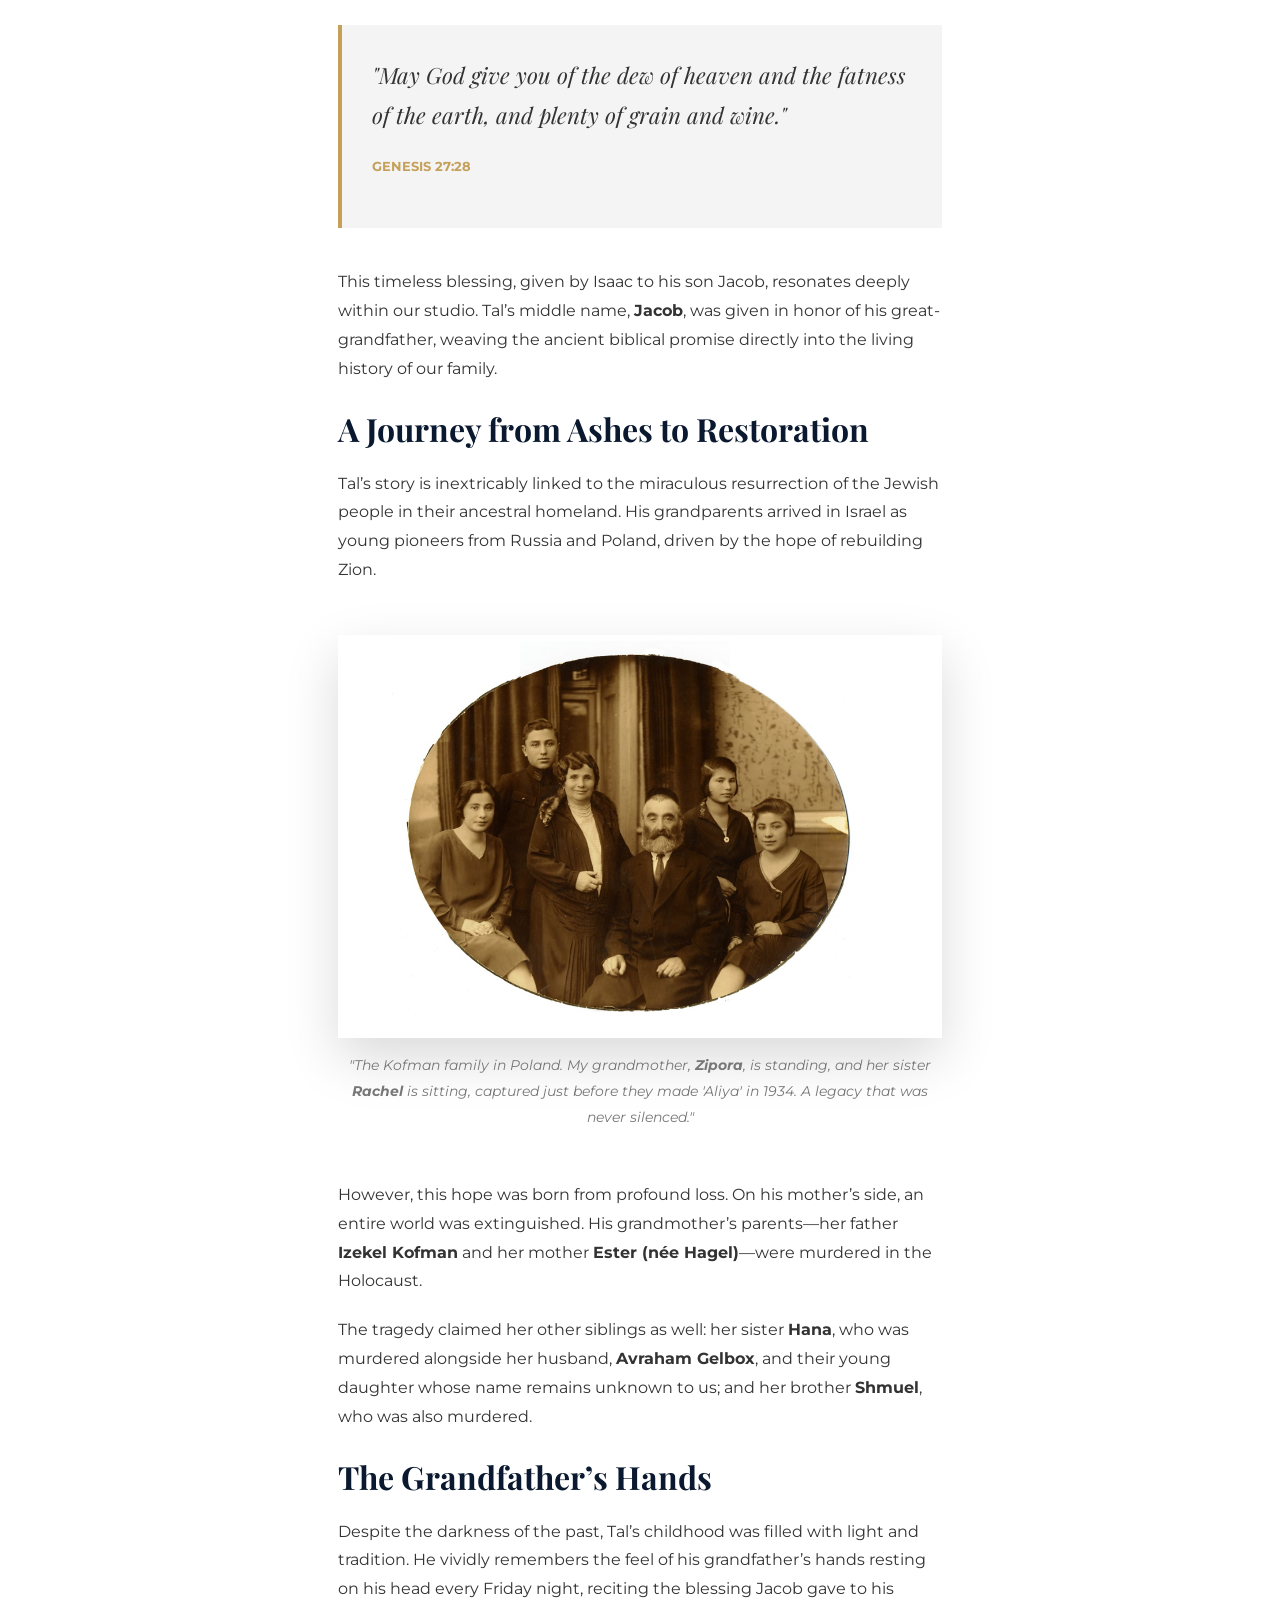
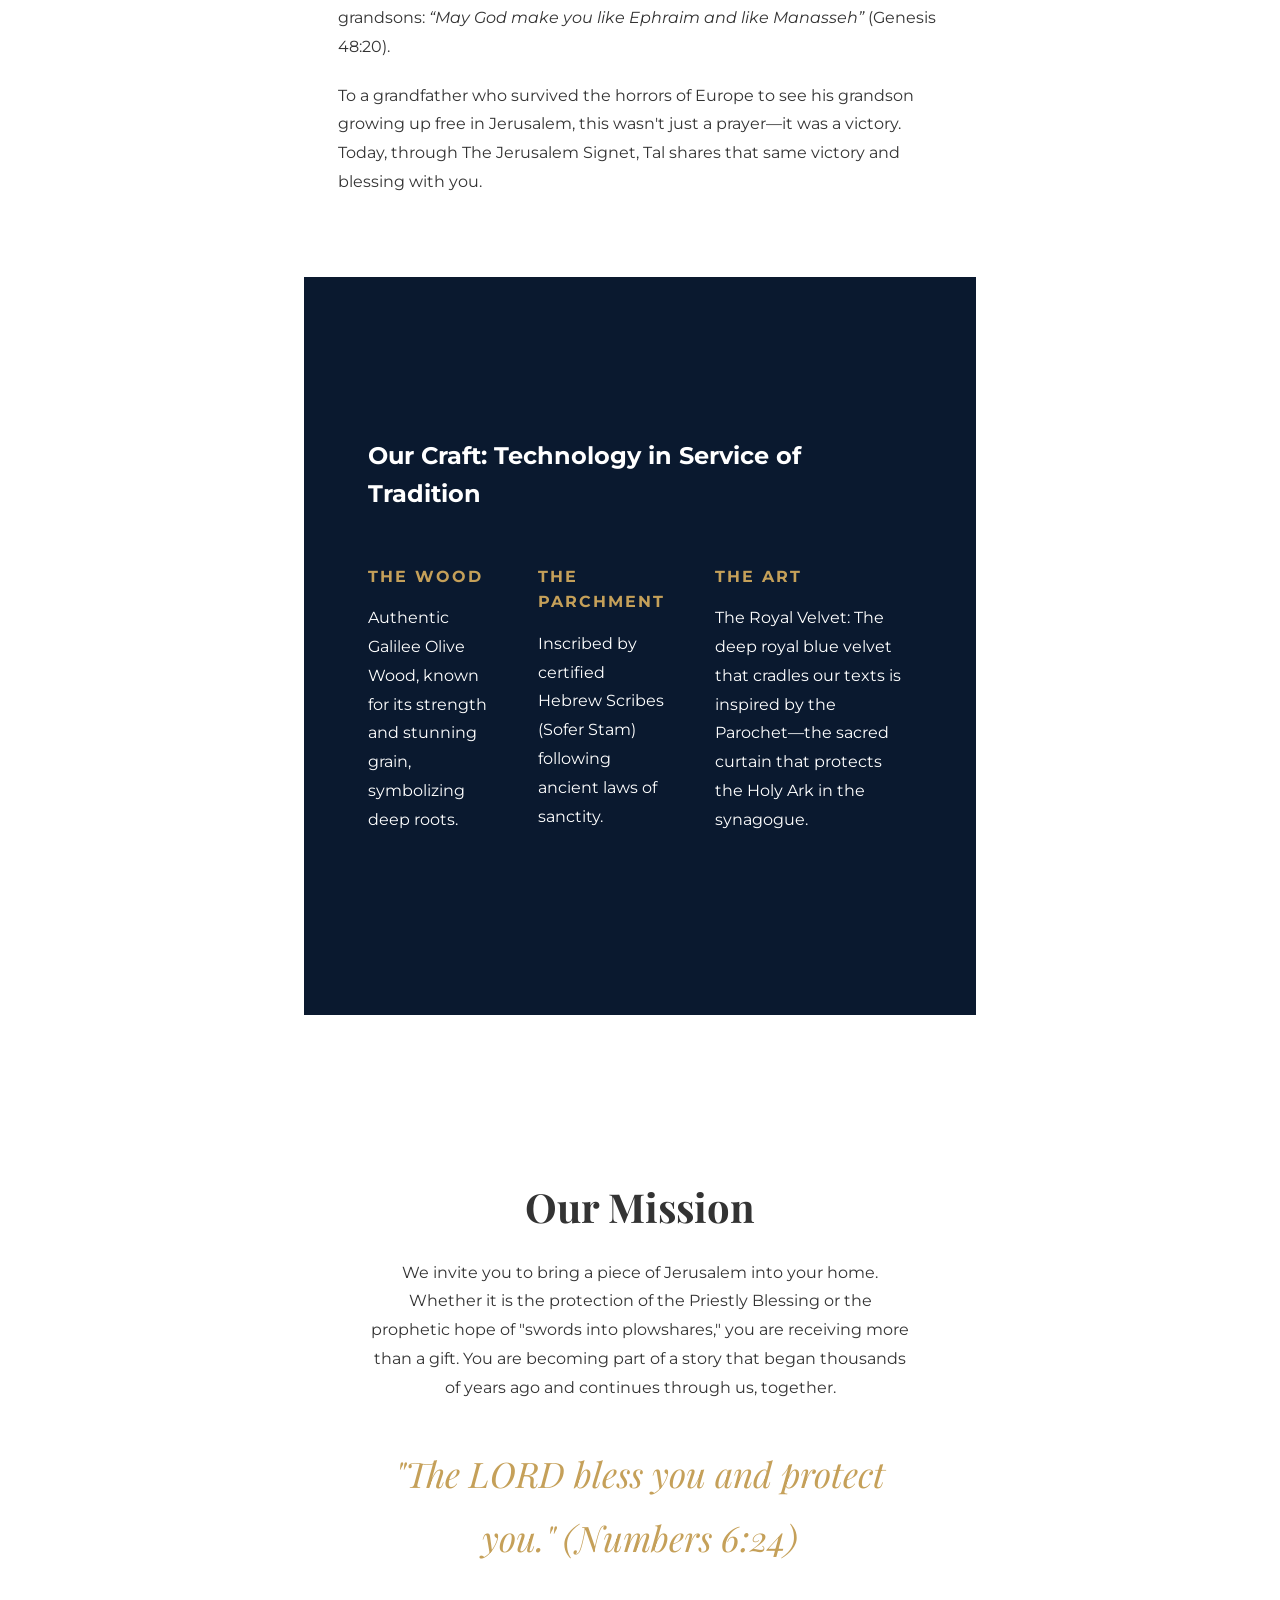
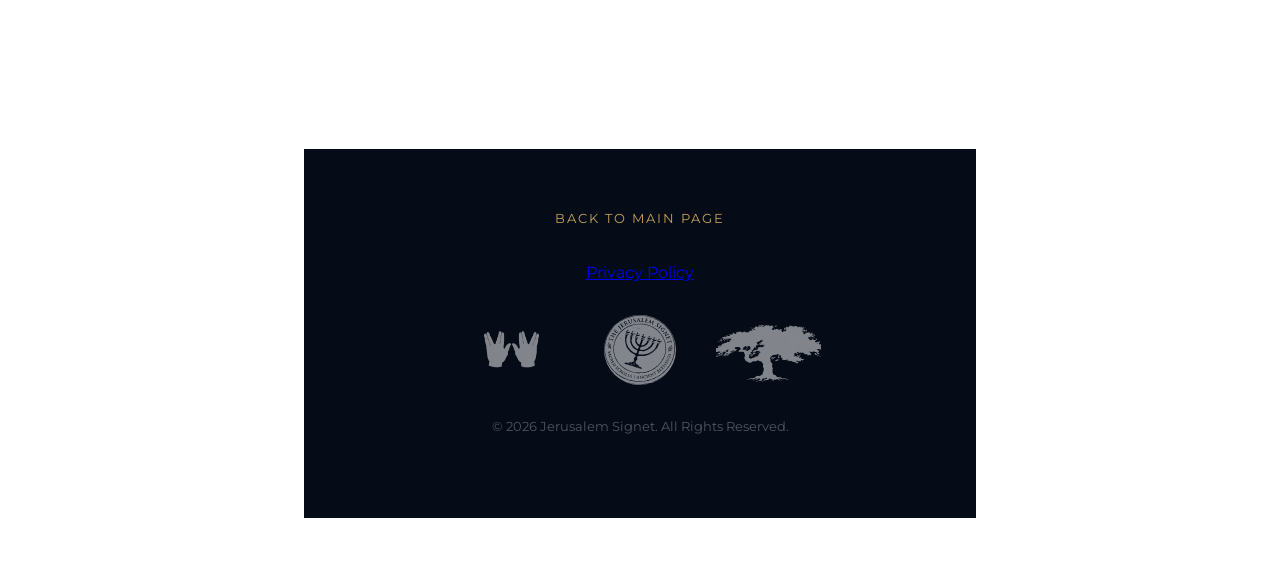
<file: heritage.html>
<!DOCTYPE html>
<html lang="en">
<head>
    <meta charset="UTF-8">
    <meta name="viewport" content="width=device-width, initial-scale=1.0">
    <title>Our Heritage | Jerusalem Signet</title>
    <link href="https://fonts.googleapis.com/css2?family=Montserrat:wght@300;400;700&family=Playfair+Display:ital,wght@0,700;1,700&display=swap" rel="stylesheet">
    <link rel="stylesheet" href="css/style.css">
</head>
<body class="subpage heritage-page">

    <header class="dark-nav">
        <div class="logo">
            <a href="index.html"><img src="assets/svg/Jerusalemsignet.svg" alt="Jerusalem Signet Logo"></a>
        </div>
        <div class="ribbon-page-title">Our Story</div>
        <button
            class="site-nav-toggle"
            type="button"
            aria-label="Open site navigation"
            aria-expanded="false"
            aria-controls="site-nav-menu"
            data-site-menu-toggle
        >
            <span class="site-nav-toggle-bar"></span>
            <span class="site-nav-toggle-bar"></span>
            <span class="site-nav-toggle-bar"></span>
        </button>
        <div id="site-nav-menu" class="site-nav-menu" data-site-menu>
            <a href="heritage.html" class="site-nav-link">Our Story</a>
            <a href="collection.html" class="site-nav-link">Our Gallery</a>
            <a href="wisdom.html" class="site-nav-link">Ancient Insights</a>
            <a href="connect.html" class="site-nav-link">Connect</a>
        </div>
        <nav>
            <ul class="nav-titles">
                <li><a href="heritage.html">Our Story</a></li>
                <li><a href="collection.html">Our Gallery</a></li>
                <li><a href="wisdom.html">Ancient Insights</a></li>
                <li><a href="connect.html">Connect</a></li>
            </ul>
        </nav>
    </header>

    <section class="heritage-hero">
        <div class="container">
            <h1>A Legacy of Blessing</h1>
            <p class="quote">“May God give you of the Dew of Heaven and the Fatness of the Earth...”</p>
        </div>
    </section>

    <section class="story-section">
        <div class="container narrow">
            <div class="story-block">
                <p class="lead">At The Jerusalem Signet, we don’t just create art; we reclaim history. Every frame that leaves our studio in the Holy Land is a bridge between the ancient promises of the Bible and the homes of those who cherish them today.</p>
            </div>

            <div class="story-block">
                <h3>The Meaning of a Name: Tal Jacob</h3>
                <p>The founder of our studio, <strong>Tal Jacob Shainfeld</strong>, carries a name that bridges generations and seasons. He was born during the season of Passover—the exact time when the Land of Israel transitions from the rain to the season of <em>Tal</em> (Dew).</p>
                <p>In our tradition, dew is a symbol of gentle, constant grace. It falls silently through the night to nourish the earth, representing renewal and the quiet favor of the Creator. This is the spirit we bring to our work: a steady, peaceful blessing for your home.</p>


<section class="heritage-story">
    <div class="container">
        <div class="founder-grid">
            <div class="founder-text">
                <h2>The Meaning of a Name: Tal Jacob</h2>
	<div class="founder-image">
                <img src="assets/images/Tal.png" alt="Tal Jacob - Founder of The Jerusalem Signet">
        </div>

                                
                <div class="scripture-callout">
                    <p class="verse-text">"May God give you of the dew of heaven and the fatness of the earth, and plenty of   				grain and wine."</p>
                    <p class="verse-reference">Genesis 27:28</p>
                </div>

                <p>This timeless blessing, given by Isaac to his son Jacob, resonates deeply within our studio. Tal’s middle   			name, <strong>Jacob</strong>, was given in honor of his great-grandfather, weaving the ancient biblical promise 			directly into the living history of our family.</p>
            </div>

            <div class="story-block">
                <h3>A Journey from Ashes to Restoration</h3>
                <p>Tal’s story is inextricably linked to the miraculous resurrection of the Jewish people in their ancestral homeland. His grandparents arrived in Israel as young pioneers from Russia and Poland, driven by the hope of rebuilding Zion.</p>
                
                <div class="heirloom-container">
                    <img src="assets/images/GrandMotherFamily.png" alt="The Kofman Family" class="heirloom-photo">
                    <div class="legacy-caption">
                        <p>"The Kofman family in Poland. My grandmother, <strong>Zipora</strong>, is standing, and her sister <strong>Rachel</strong> is sitting, captured just before they made 'Aliya' in 1934. A legacy that was never silenced."</p>
                    </div>
                </div>

                <p>However, this hope was born from profound loss. On his mother’s side, an entire world was extinguished. His grandmother’s parents—her father <strong>Izekel Kofman</strong> and her mother <strong>Ester (née Hagel)</strong>—were murdered in the Holocaust.</p>
                <p>The tragedy claimed her other siblings as well: her sister <strong>Hana</strong>, who was murdered alongside her husband, <strong>Avraham Gelbox</strong>, and their young daughter whose name remains unknown to us; and her brother <strong>Shmuel</strong>, who was also murdered.</p>
            </div>

            <div class="story-block">
                <h3>The Grandfather’s Hands</h3>
                <p>Despite the darkness of the past, Tal’s childhood was filled with light and tradition. He vividly remembers the feel of his grandfather’s hands resting on his head every Friday night, reciting the blessing Jacob gave to his grandsons: <em>“May God make you like Ephraim and like Manasseh”</em> (Genesis 48:20).</p>
                <p>To a grandfather who survived the horrors of Europe to see his grandson growing up free in Jerusalem, this wasn't just a prayer—it was a victory. Today, through The Jerusalem Signet, Tal shares that same victory and blessing with you.</p>
            </div>
        </div>
    </section>

    <section class="craft-details">
        <div class="container">
            <h2>Our Craft: Technology in Service of Tradition</h2>
            <div class="craft-grid">
                <div class="craft-item">
                    <h4>The Wood</h4>
                    <p>Authentic Galilee Olive Wood, known for its strength and stunning grain, symbolizing deep roots.</p>
                </div>
                <div class="craft-item">
                    <h4>The Parchment</h4>
                    <p>Inscribed by certified Hebrew Scribes (Sofer Stam) following ancient laws of sanctity.</p>
                </div>
                <div class="craft-item">
                    <h4>The Art</h4>
                    <p>The Royal Velvet: The deep royal blue velvet that cradles our texts is inspired by the Parochet—the sacred curtain that protects the Holy Ark in the synagogue.</p>
                </div>
            </div>
        </div>
    </section>

    <section class="mission-callout">
        <div class="container narrow">
            <h2>Our Mission</h2>
            <p>We invite you to bring a piece of Jerusalem into your home. Whether it is the protection of the Priestly Blessing or the prophetic hope of "swords into plowshares," you are receiving more than a gift. You are becoming part of a story that began thousands of years ago and continues through us, together.</p>
            <p class="final-blessing">"The LORD bless you and protect you." (Numbers 6:24)</p>
        </div>
    </section>

    <footer class="main-footer">
    <div class="footer-container">
        <a href="index.html" class="back-home">Back to Main Page</a>
        <a href="privacy.html">Privacy Policy</a>
        
        <div class="footer-branding">
	     <img src="assets/images/cohanim.png" alt="Olive Tree" class="footer-cohen">
	    <img src="assets/svg/Jerusalemsignet.svg" alt="Jerusalem Signet Seal" class="footer-logo">
            <img src="assets/images/OliveTree.png" alt="Olive Tree" class="footer-tree">
              
        </div>

        
        <p>&copy; 2026 Jerusalem Signet. All Rights Reserved.</p>
    </div>
</footer>

<script src="js/script.js"></script>

</body>
</html>
</file>
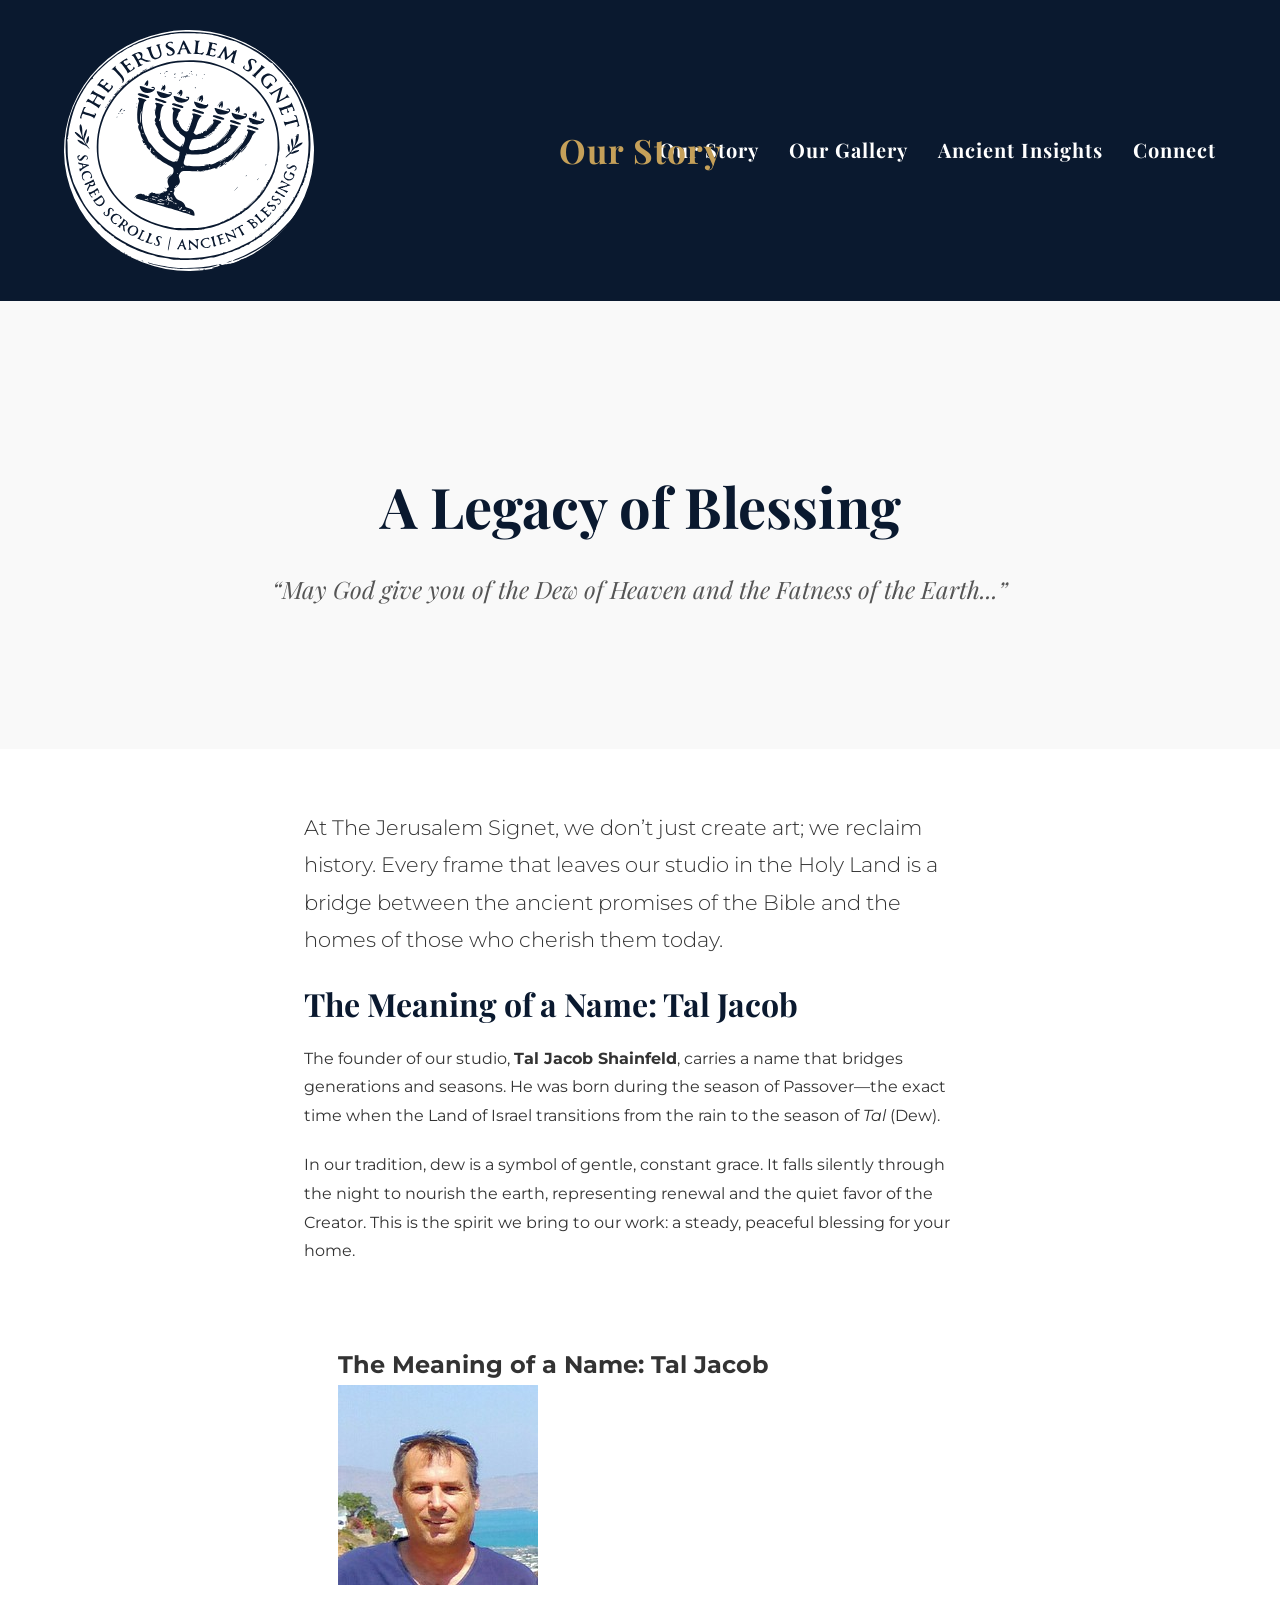
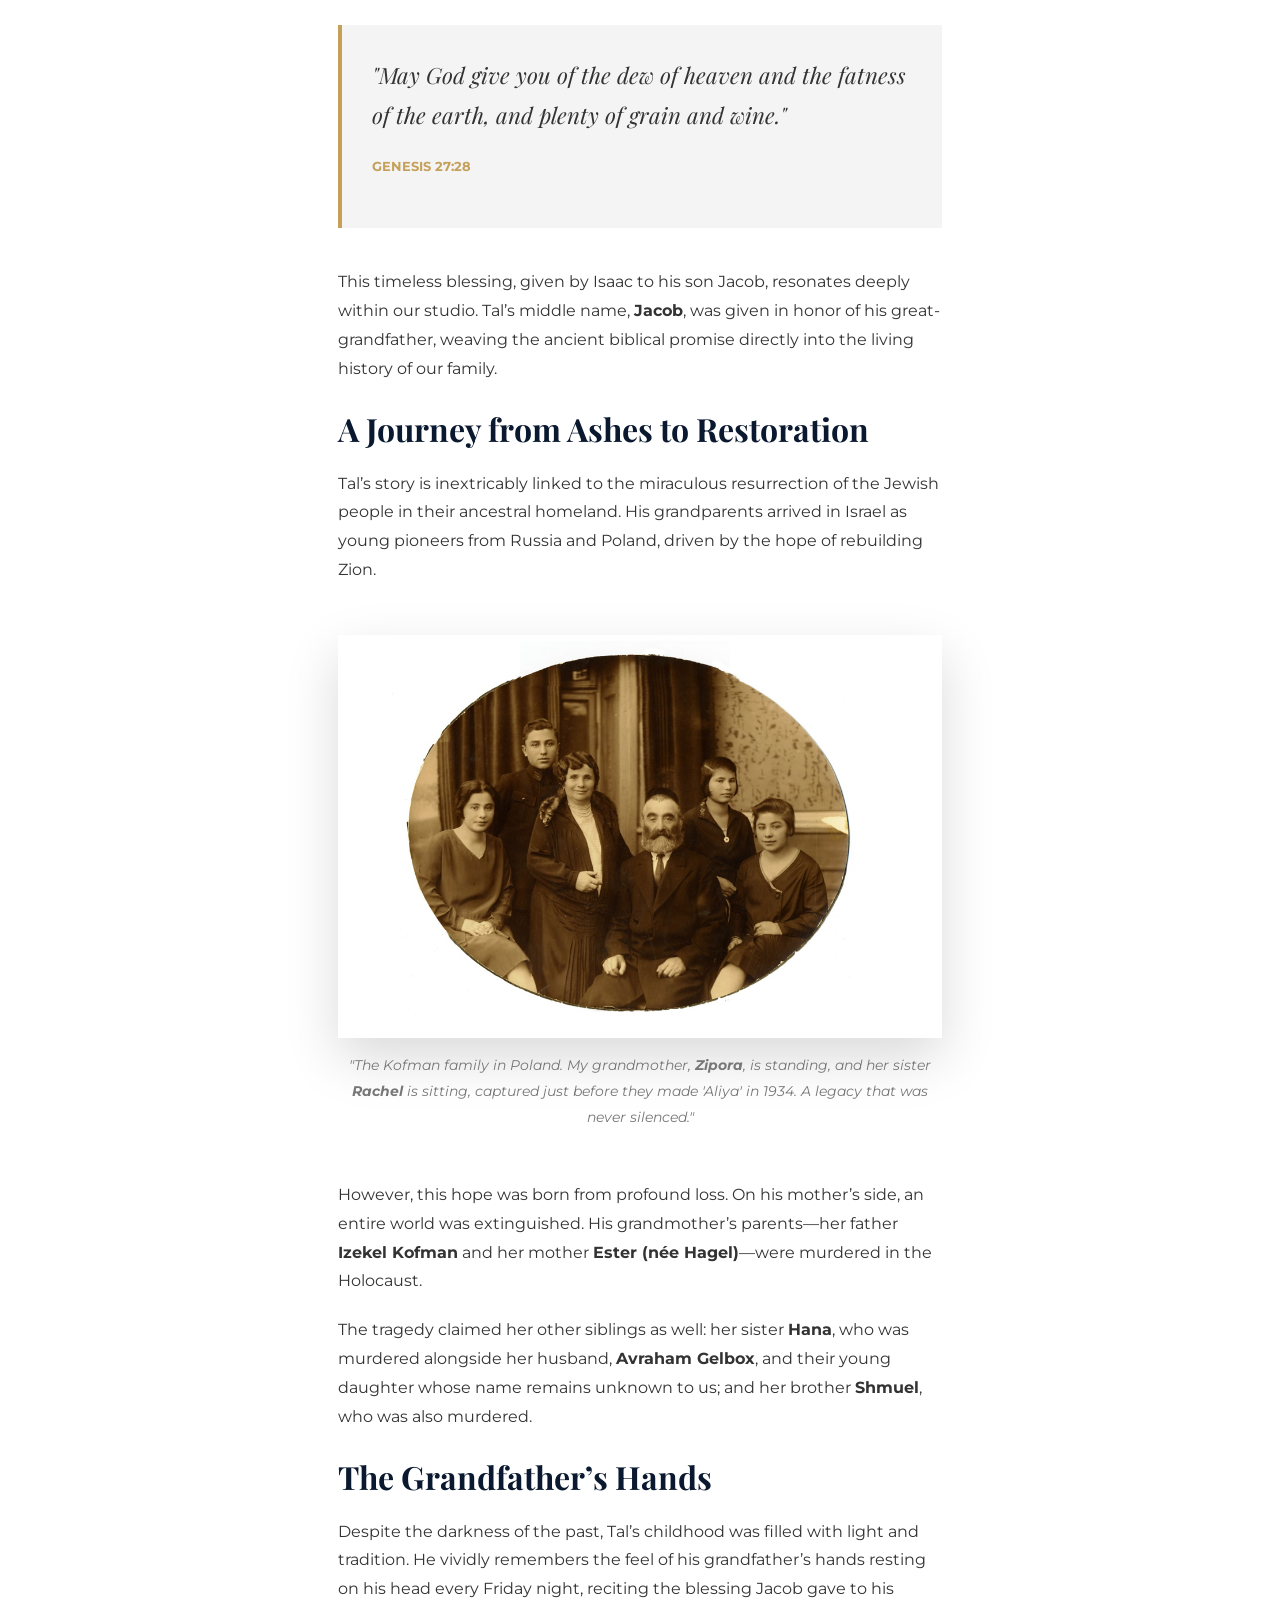
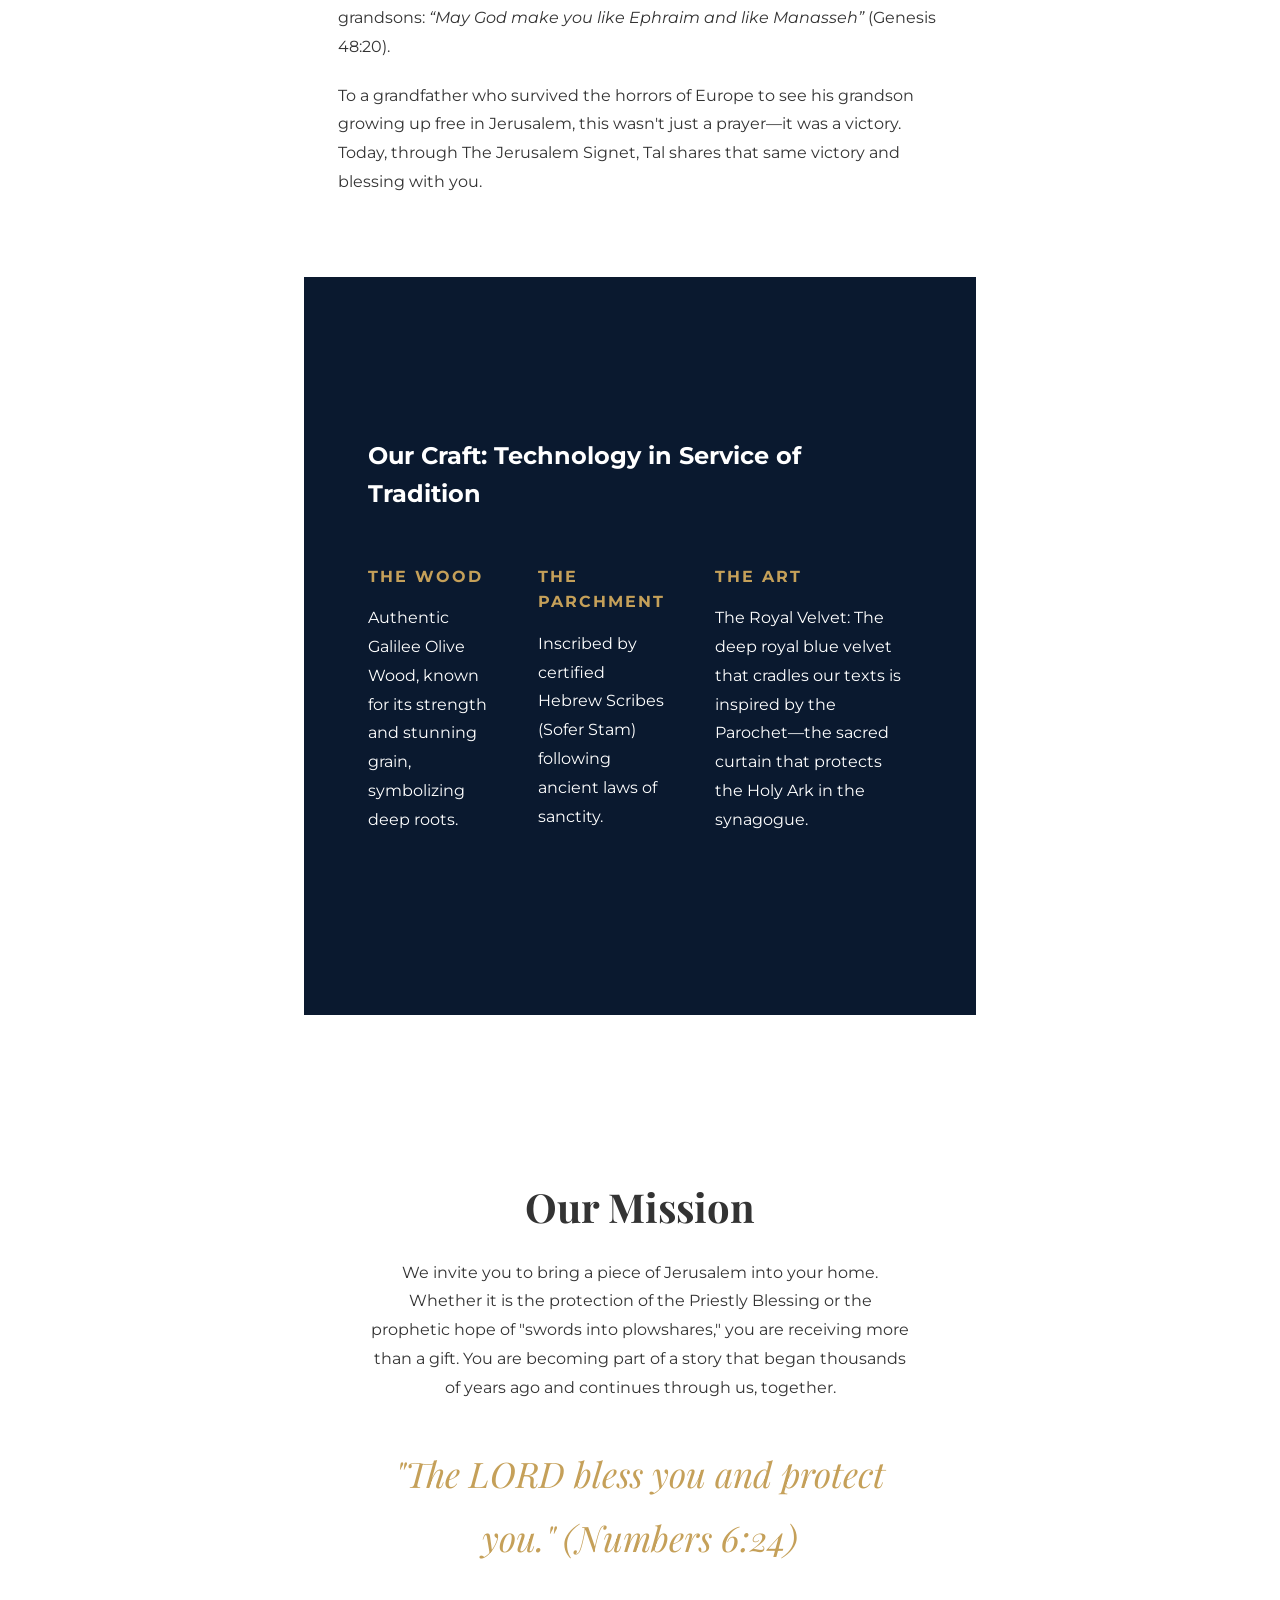
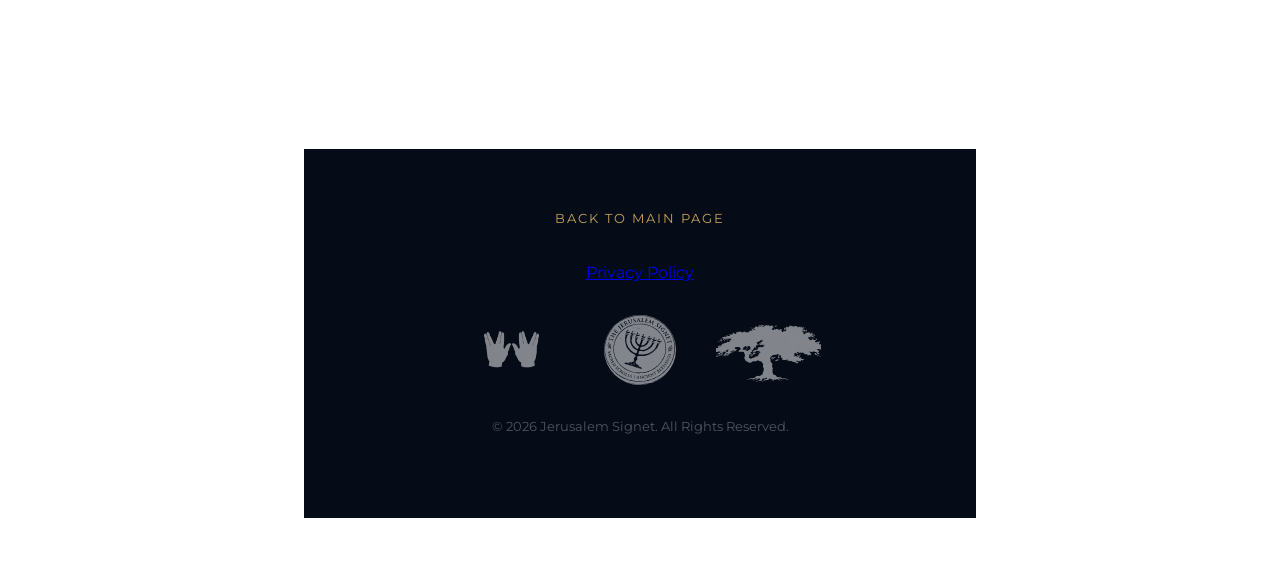
<file: heritage1.html>
<!DOCTYPE html>
<html lang="en">
<head>
    <meta charset="UTF-8">
    <title>Our Heritage | Jerusalem Signet</title>
    <link href="https://fonts.googleapis.com/css2?family=Montserrat:wght@300;400;700&family=Playfair+Display:ital,wght@0,700;1,700&display=swap" rel="stylesheet">
    <link rel="stylesheet" href="css/style.css">
</head>
<body class="subpage heritage-page">

    <header class="dark-nav">
        <div class="logo">
            <a href="index.html"><img src="assets/svg/Jerusalemsignet.svg" alt="Jerusalem Signet Logo"></a>
        </div>
        <div class="ribbon-page-title">Our Story</div>
        <button
            class="site-nav-toggle"
            type="button"
            aria-label="Open site navigation"
            aria-expanded="false"
            aria-controls="site-nav-menu"
            data-site-menu-toggle
        >
            <span class="site-nav-toggle-bar"></span>
            <span class="site-nav-toggle-bar"></span>
            <span class="site-nav-toggle-bar"></span>
        </button>
        <div id="site-nav-menu" class="site-nav-menu" data-site-menu>
            <a href="heritage.html" class="site-nav-link">Our Story</a>
            <a href="collection.html" class="site-nav-link">Our Gallery</a>
            <a href="wisdom.html" class="site-nav-link">Ancient Insights</a>
            <a href="connect.html" class="site-nav-link">Connect</a>
        </div>
        <nav>
            <ul class="nav-titles">
                <li><a href="heritage.html">Our Story</a></li>
                <li><a href="collection.html">Our Gallery</a></li>
                <li><a href="wisdom.html">Ancient Insights</a></li>
                <li><a href="connect.html">Connect</a></li>
            </ul>
        </nav>
    </header>

    <section class="heritage-hero">
        <div class="container">
            <h1>A Legacy of Blessing</h1>
            <p class="quote">“May God give you of the Dew of Heaven and the Fatness of the Earth...”</p>
        </div>
    </section>

    <section class="story-section">
        <div class="container narrow">
            <div class="story-block">
                <p class="lead">At The Jerusalem Signet, we don’t just create art; we reclaim history. Every frame that leaves our studio in the Holy Land is a bridge between the ancient promises of the Bible and the homes of those who cherish them today.</p>
            </div>

            <div class="story-block">
                <h3>The Meaning of a Name: Tal Jacob</h3>
                <p>The founder of our studio, <strong>Tal Jacob Shainfeld</strong>, carries a name that bridges generations and seasons. He was born during the season of Passover—the exact time when the Land of Israel transitions from the rain to the season of <em>Tal</em> (Dew).</p>
                <p>In our tradition, dew is a symbol of gentle, constant grace. It falls silently through the night to nourish the earth, representing renewal and the quiet favor of the Creator. This is the spirit we bring to our work: a steady, peaceful blessing for your home.</p>


<section class="heritage-story">
    <div class="container">
        <div class="founder-grid">
            <div class="founder-text">
                <h2>The Meaning of a Name: Tal Jacob</h2>
	<div class="founder-image">
                <img src="assets/images/Tal.png" alt="Tal Jacob - Founder of The Jerusalem Signet">
        </div>

                                
                <div class="scripture-callout">
                    <p class="verse-text">"May God give you of the dew of heaven and the fatness of the earth, and plenty of   				grain and wine."</p>
                    <p class="verse-reference">Genesis 27:28</p>
                </div>

                <p>This timeless blessing, given by Isaac to his son Jacob, resonates deeply within our studio. Tal’s middle   			name, <strong>Jacob</strong>, was given in honor of his great-grandfather, weaving the ancient biblical promise 			directly into the living history of our family.</p>
            </div>

            <div class="story-block">
                <h3>A Journey from Ashes to Restoration</h3>
                <p>Tal’s story is inextricably linked to the miraculous resurrection of the Jewish people in their ancestral homeland. His grandparents arrived in Israel as young pioneers from Russia and Poland, driven by the hope of rebuilding Zion.</p>
                
                <div class="heirloom-container">
                    <img src="assets/images/GrandMotherFamily.png" alt="The Kofman Family" class="heirloom-photo">
                    <div class="legacy-caption">
                        <p>"The Kofman family in Poland. My grandmother, <strong>Zipora</strong>, is standing, and her sister <strong>Rachel</strong> is sitting, captured just before they made 'Aliya' in 1934. A legacy that was never silenced."</p>
                    </div>
                </div>

                <p>However, this hope was born from profound loss. On his mother’s side, an entire world was extinguished. His grandmother’s parents—her father <strong>Izekel Kofman</strong> and her mother <strong>Ester (née Hagel)</strong>—were murdered in the Holocaust.</p>
                <p>The tragedy claimed her other siblings as well: her sister <strong>Hana</strong>, who was murdered alongside her husband, <strong>Avraham Gelbox</strong>, and their young daughter whose name remains unknown to us; and her brother <strong>Shmuel</strong>, who was also murdered.</p>
            </div>

            <div class="story-block">
                <h3>The Grandfather’s Hands</h3>
                <p>Despite the darkness of the past, Tal’s childhood was filled with light and tradition. He vividly remembers the feel of his grandfather’s hands resting on his head every Friday night, reciting the blessing Jacob gave to his grandsons: <em>“May God make you like Ephraim and like Manasseh”</em> (Genesis 48:20).</p>
                <p>To a grandfather who survived the horrors of Europe to see his grandson growing up free in Jerusalem, this wasn't just a prayer—it was a victory. Today, through The Jerusalem Signet, Tal shares that same victory and blessing with you.</p>
            </div>
        </div>
    </section>

    <section class="craft-details">
        <div class="container">
            <h2>Our Craft: Technology in Service of Tradition</h2>
            <div class="craft-grid">
                <div class="craft-item">
                    <h4>The Wood</h4>
                    <p>Authentic Galilee Olive Wood, known for its strength and stunning grain, symbolizing deep roots.</p>
                </div>
                <div class="craft-item">
                    <h4>The Parchment</h4>
                    <p>Inscribed by certified Hebrew Scribes (Sofer Stam) following ancient laws of sanctity.</p>
                </div>
                <div class="craft-item">
                    <h4>The Art</h4>
                    <p>The Royal Velvet: The deep royal blue velvet that cradles our texts is inspired by the Parochet—the sacred curtain that protects the Holy Ark in the synagogue.</p>
                </div>
            </div>
        </div>
    </section>

    <section class="mission-callout">
        <div class="container narrow">
            <h2>Our Mission</h2>
            <p>We invite you to bring a piece of Jerusalem into your home. Whether it is the protection of the Priestly Blessing or the prophetic hope of "swords into plowshares," you are receiving more than a gift. You are becoming part of a story that began thousands of years ago and continues through us, together.</p>
            <p class="final-blessing">"The LORD bless you and protect you." (Numbers 6:24)</p>
        </div>
    </section>

    <footer class="main-footer">
    <div class="footer-container">
        <a href="index.html" class="back-home">Back to Main Page</a>
        <a href="privacy.html">Privacy Policy</a>
        
        <div class="footer-branding">
	     <img src="assets/images/cohanim.png" alt="Olive Tree" class="footer-cohen">
	    <img src="assets/svg/Jerusalemsignet.svg" alt="Jerusalem Signet Seal" class="footer-logo">
            <img src="assets/images/OliveTree.png" alt="Olive Tree" class="footer-tree">
              
        </div>

        
        <p>&copy; 2026 Jerusalem Signet. All Rights Reserved.</p>
    </div>
</footer>

<script src="js/script.js"></script>

</body>
</html>
</file>
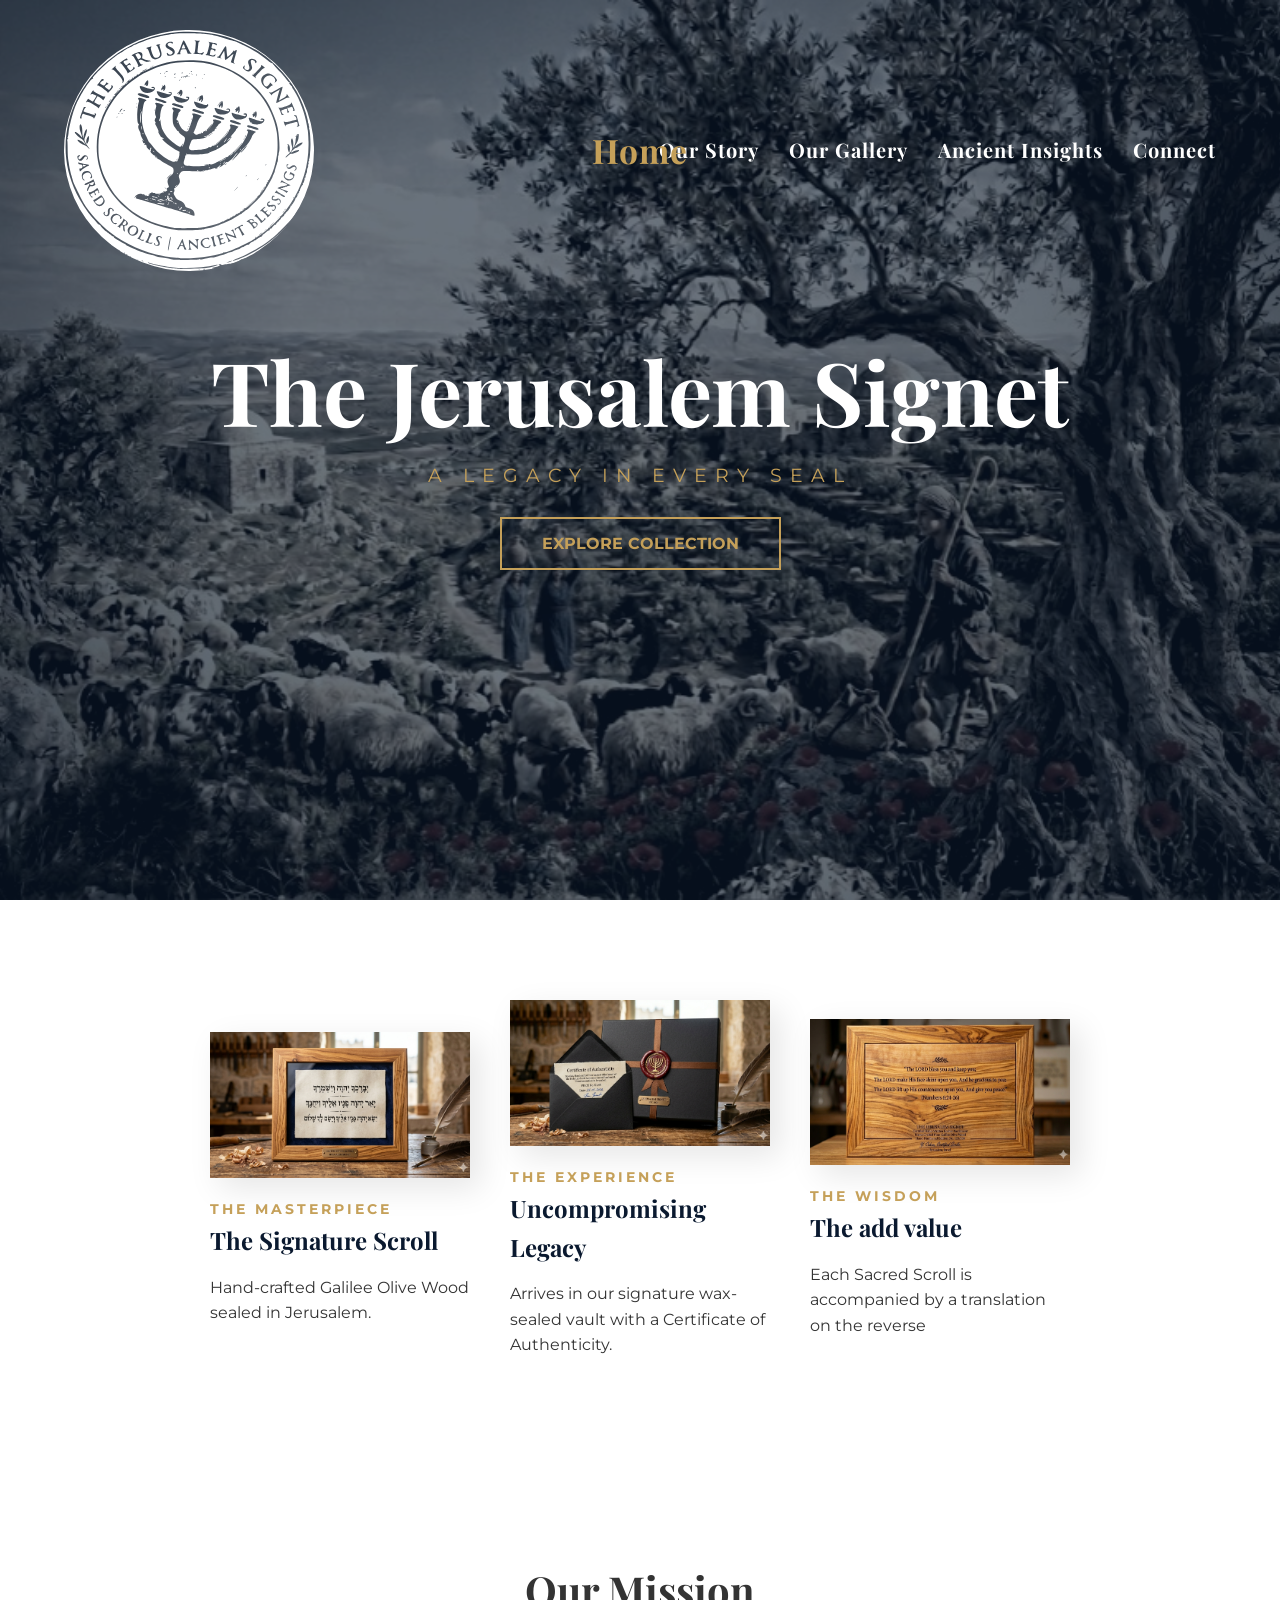
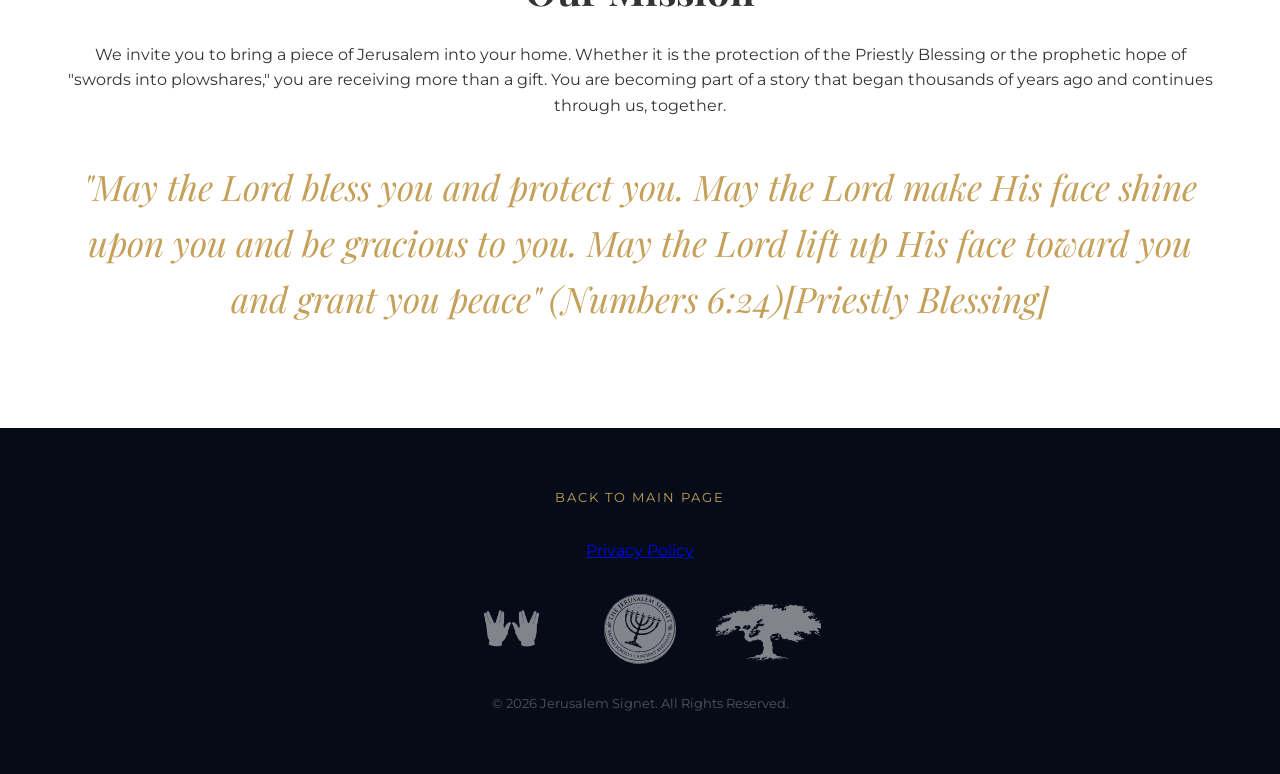
<file: index1.html>
<!DOCTYPE html>
<html lang="en">
<head>
    <meta charset="UTF-8">
    <meta name="viewport" content="width=device-width, initial-scale=1.0">
    <title>Jerusalem Signet | A Legacy in Every Seal</title>
    <meta name="p:domain_verify" content="9c044ed9be60a33ab293b4acce8b0875"/>

    <link href="https://fonts.googleapis.com/css2?family=Montserrat:wght@300;400;700&family=Playfair+Display:ital,wght@0,700;1,700&display=swap" rel="stylesheet">
    <link rel="stylesheet" href="css/style.css">
</head>
<body>

    <header>
        <div class="logo">
            <a href="index.html"><img src="assets/svg/Jerusalemsignet.svg" alt="Jerusalem Signet Logo"></a>
        </div>
        <div class="ribbon-page-title">Home</div>
        <button
            class="site-nav-toggle"
            type="button"
            aria-label="Open site navigation"
            aria-expanded="false"
            aria-controls="site-nav-menu"
            data-site-menu-toggle
        >
            <span class="site-nav-toggle-bar"></span>
            <span class="site-nav-toggle-bar"></span>
            <span class="site-nav-toggle-bar"></span>
        </button>
        <div id="site-nav-menu" class="site-nav-menu" data-site-menu>
            <a href="heritage.html" class="site-nav-link">Our Story</a>
            <a href="collection.html" class="site-nav-link">Our Gallery</a>
            <a href="wisdom.html" class="site-nav-link">Ancient Insights</a>
            <a href="connect.html" class="site-nav-link">Connect</a>
        </div>
        <nav>
            <ul class="nav-titles">
		 <li><a href="heritage.html">Our Story</a></li>
                <li><a href="collection.html">Our Gallery</a></li>
                <li><a href="wisdom.html">Ancient Insights</a></li>
                <li><a href="connect.html">Connect</a></li>

            </ul>
        </nav>
    </header>

    <section class="hero">
        <div class="hero-content">
            <h1>The Jerusalem Signet</h1>
            <p class="hero-subtitle">A Legacy in Every Seal</p>
            <a href="collection.html" class="cta-button">Explore Collection</a>
        </div>
    </section>



<section id="featured" class="signature-piece">
    <div class="container">
        <div class="piece-grid">
            
            <div class="featured-item">
                <div class="image-wrapper">
                    <img src="assets/images/product1.png" alt="Signature Olive Wood Frame">
                </div>
                <div class="piece-content">
                    <span class="label">The Masterpiece</span>
                    <h2>The Signature Scroll</h2>
                    <p>Hand-crafted Galilee Olive Wood sealed in Jerusalem.</p>
                </div>
            </div>

            <div class="featured-item">
                <div class="image-wrapper">
                    <img src="assets/images/package.png" alt="Jerusalem Signet Premium Packaging">
                </div>
                <div class="piece-content">
                    <span class="label">The Experience</span>
                    <h2>Uncompromising Legacy</h2>
                    <p>Arrives in our signature wax-sealed vault with a Certificate of Authenticity.</p>
                </div>
            </div>

          <div class="featured-item">
                <div class="image-wrapper">
                    <img src="assets/images/back_product.png" alt="Product back">
                </div>
                <div class="piece-content">
                    <span class="label">The Wisdom</span>
                    <h2>The add value</h2>
                    <p> Each Sacred Scroll is accompanied by a translation on the reverse</p>
                </div>
            </div>








        </div>
    </div>
</section>

<section class="mission-callout">
        <div class="container narrow">
          	  <h2>Our Mission</h2>
           	<p>We invite you to bring a piece of Jerusalem into your home. Whether it is the protection of the Priestly Blessing or the prophetic hope of "swords into plowshares," you are receiving more than a gift. You are 				becoming part of a story that began thousands of years ago and continues through us, together.</p>
            	<p class="final-blessing"> "May the Lord bless you and protect you.
May the Lord make His face shine upon you and be gracious to you.
May the Lord lift up His face toward you and grant you peace" (Numbers 6:24)[Priestly Blessing]</p>
        </div>
</section>

<footer class="main-footer">
    <div class="footer-container">
        <a href="index.html" class="back-home">Back to Main Page</a>
        <a href="privacy.html">Privacy Policy</a>
        
        <div class="footer-branding">
	     <img src="assets/images/cohanim.png" alt="Olive Tree" class="footer-cohen">
	    <img src="assets/svg/Jerusalemsignet.svg" alt="Jerusalem Signet Seal" class="footer-logo">
            <img src="assets/images/OliveTree.png" alt="Olive Tree" class="footer-tree">
              
        </div>

        
        <p>&copy; 2026 Jerusalem Signet. All Rights Reserved.</p>
    </div>
</footer>

<script src="js/script.js"></script>

</body>
</html>
</file>
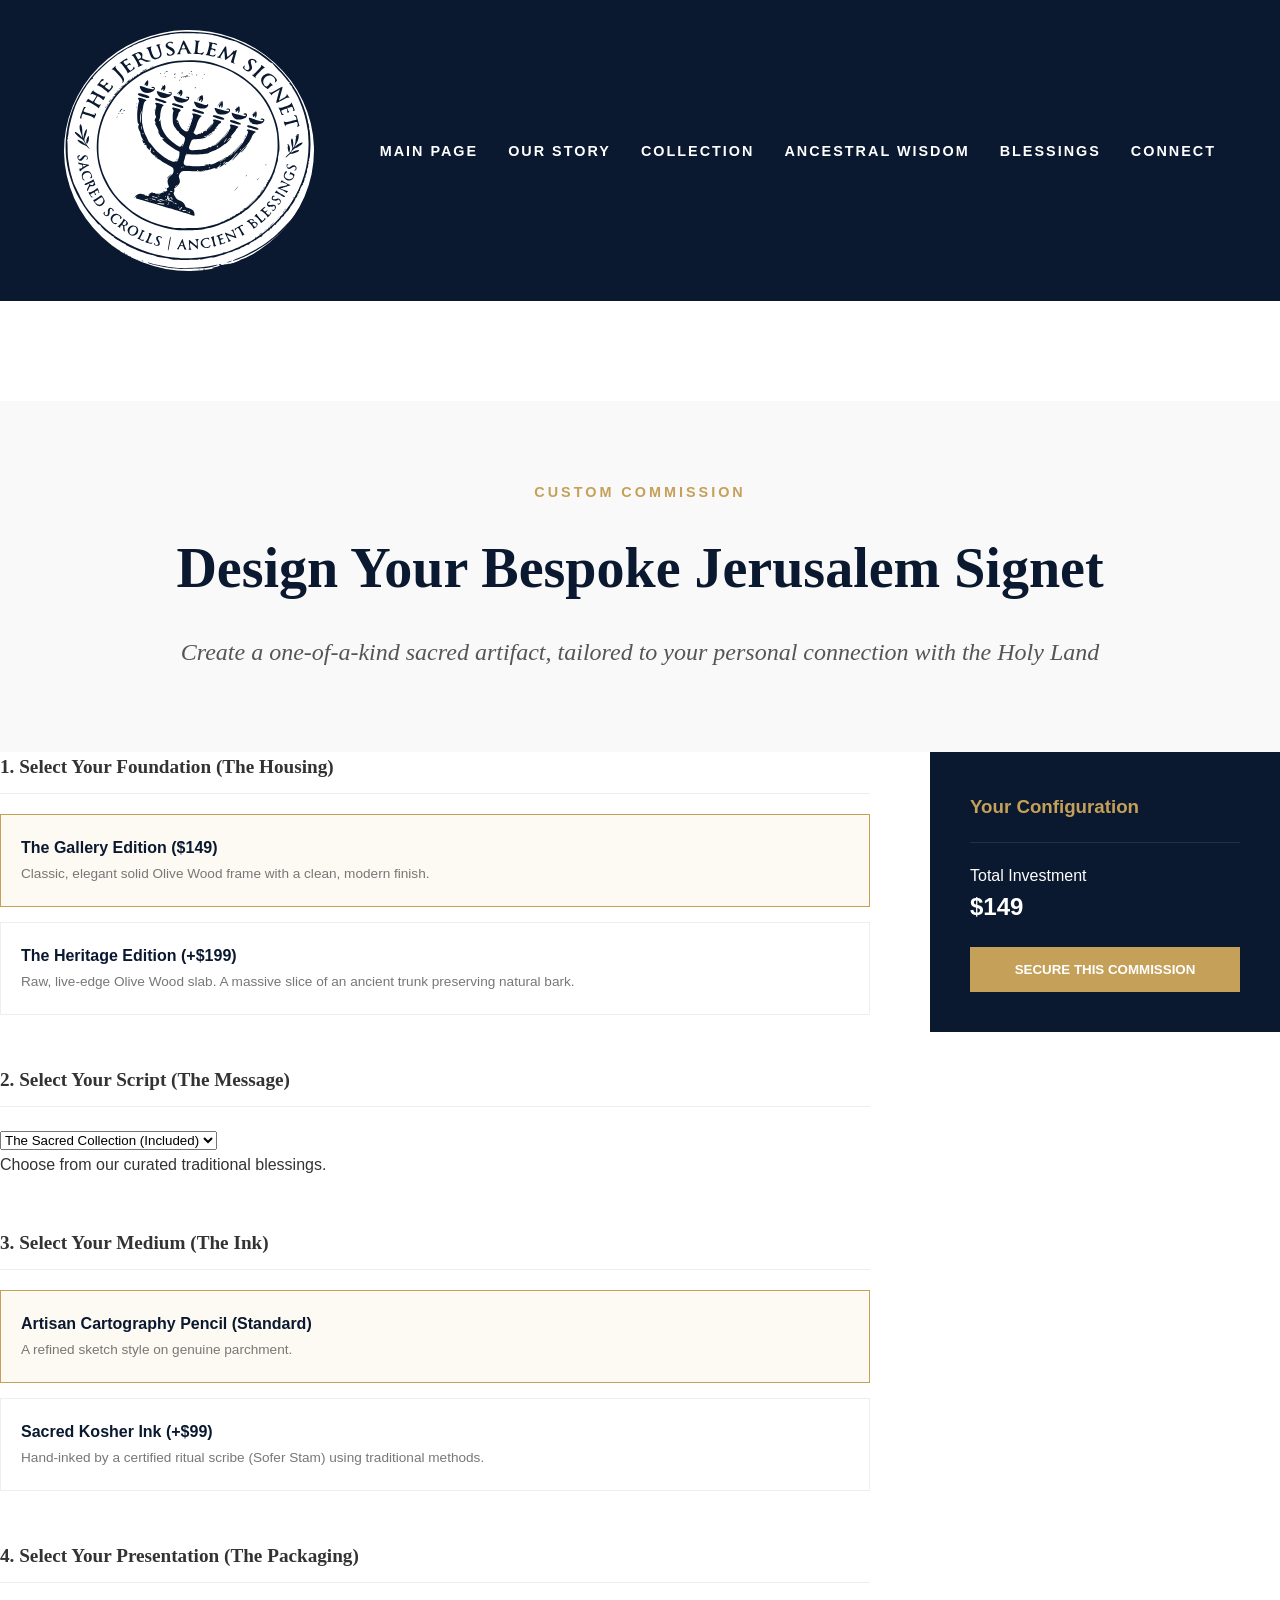
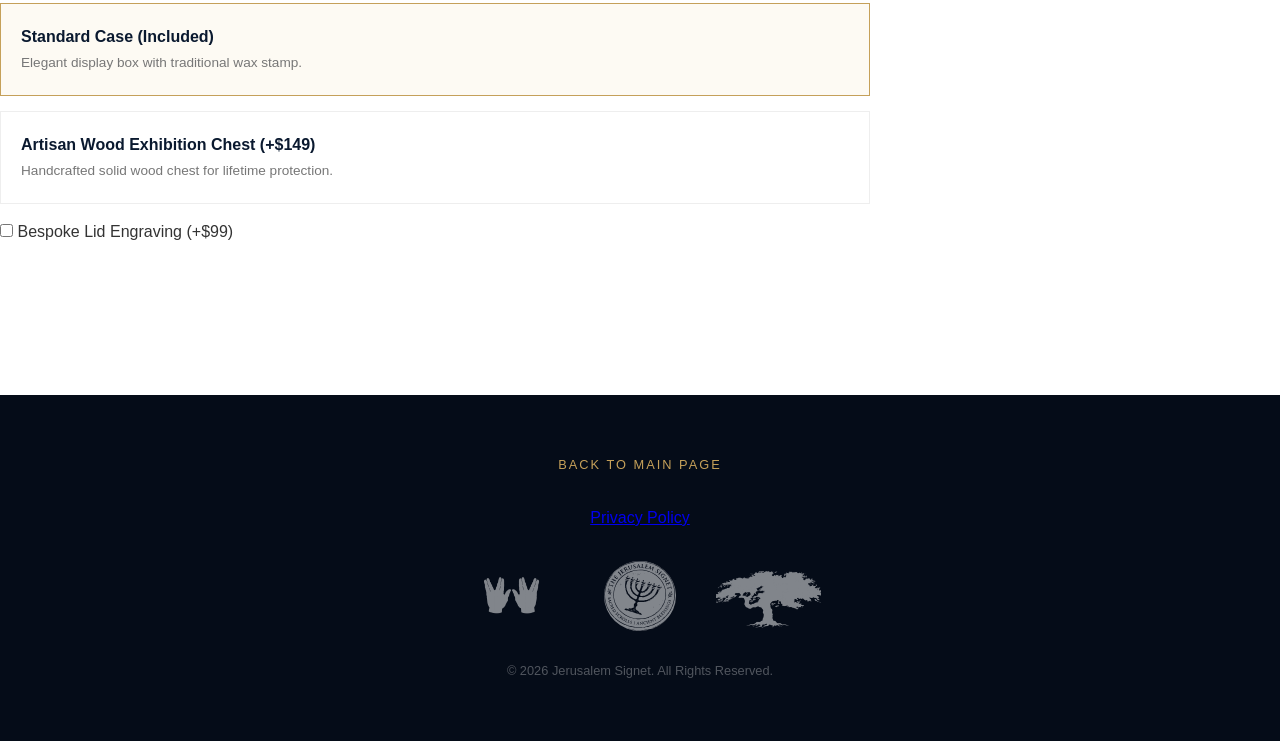
<file: pricing.html>
<!DOCTYPE html>
<html lang="en">
<head>
    <meta charset="UTF-8">
    <title>Pricing | Jerusalem Signet</title>
    <link rel="stylesheet" href="css/style.css">
</head>
<body class="subpage">
    <header class="dark-nav">
        <div class="logo"><a href="index.html"><img src="assets/svg/Jerusalemsignet.svg" alt="Logo"></a></div>
        <nav>
            <ul>
 		<li><a href="index.html">Main page</a></li>
                <li><a href="heritage.html">Our Story</a></li>
                <li><a href="collection.html">Collection</a></li>
                <li><a href="wisdom.html">Ancestral Wisdom</a></li>
		<li><a href="blessings.html">Blessings</a></li>
		<li><a href="connect.html">Connect</a></li>


              
            </ul>
        </nav>
    </header>



<section class="bespoke-builder">
    <div class="container">
       
       <section class="heritage-hero">
         <div class="container">
            <span class="label">Custom Commission</span>
            <h1>Design Your Bespoke Jerusalem Signet</h1>
            <p class="quote">Create a one-of-a-kind sacred artifact, tailored to your personal connection with the Holy Land</p>
         </div>
        </section>


        <div class="builder-grid">
            <div class="builder-controls">
                
                <div class="step-box">
                    <h3>1. Select Your Foundation (The Housing)</h3>
                    <div class="option-row">
                        <label class="radio-card">
                            <input type="radio" name="foundation" value="149" checked data-label="The Gallery Edition">
                            <div class="card-content">
                                <strong>The Gallery Edition ($149)</strong>
                                <span>Classic, elegant solid Olive Wood frame with a clean, modern finish.</span>
                            </div>
                        </label>
                        <label class="radio-card">
                            <input type="radio" name="foundation" value="348" data-label="The Heritage Edition">
                            <div class="card-content">
                                <strong>The Heritage Edition (+$199)</strong>
                                <span>Raw, live-edge Olive Wood slab. A massive slice of an ancient trunk preserving natural bark.</span>
                            </div>
                        </label>
                    </div>
                </div>

                <div class="step-box">
                    <h3>2. Select Your Script (The Message)</h3>
                    <select id="script-select" class="builder-select">
                        <option value="0" data-label="Sacred Collection">The Sacred Collection (Included)</option>
                        <option value="99" data-label="Custom Verse">Custom Personal Verse (+$99)</option>
                    </select>
                    <div class="option-details">
                        <p id="script-desc">Choose from our curated traditional blessings.</p>
                    </div>
                </div>

                <div class="step-box">
                    <h3>3. Select Your Medium (The Ink)</h3>
                    <div class="option-row">
                        <label class="radio-card">
                            <input type="radio" name="medium" value="0" checked>
                            <div class="card-content">
                                <strong>Artisan Cartography Pencil (Standard)</strong>
                                <span>A refined sketch style on genuine parchment.</span>
                            </div>
                        </label>
                        <label class="radio-card">
                            <input type="radio" name="medium" value="99">
                            <div class="card-content">
                                <strong>Sacred Kosher Ink (+$99)</strong>
                                <span>Hand-inked by a certified ritual scribe (Sofer Stam) using traditional methods.</span>
                            </div>
                        </label>
                    </div>
                </div>

                <div class="step-box">
                    <h3>4. Select Your Presentation (The Packaging)</h3>
                    <div class="option-row">
                        <label class="radio-card">
                            <input type="radio" name="presentation" value="0" checked>
                            <div class="card-content">
                                <strong>Standard Case (Included)</strong>
                                <span>Elegant display box with traditional wax stamp.</span>
                            </div>
                        </label>
                        <label class="radio-card">
                            <input type="radio" name="presentation" value="149">
                            <div class="card-content">
                                <strong>Artisan Wood Exhibition Chest (+$149)</strong>
                                <span>Handcrafted solid wood chest for lifetime protection.</span>
                            </div>
                        </label>
                    </div>
                    <div class="extra-option">
                        <label class="checkbox-label">
                            <input type="checkbox" id="engraving-check" value="99">
                            <span>Bespoke Lid Engraving (+$99)</span>
                        </label>
                    </div>
                </div>
            </div>

            <div class="builder-summary">
                <div class="summary-card">
                    <h3>Your Configuration</h3>
                    <ul id="summary-list">
                        </ul>
                    <div class="total-box">
                        <span>Total Investment</span>
                        <h2 id="grand-total">$149</h2>
                    </div>
                    <button class="order-btn">Secure This Commission</button>
                </div>
            </div>
        </div>
    </div>
</section>







    <footer class="main-footer">
    <div class="footer-container">
        <a href="index.html" class="back-home">Back to Main Page</a>
        <a href="privacy.html">Privacy Policy</a>
        
        <div class="footer-branding">
	     <img src="assets/images/cohanim.png" alt="Olive Tree" class="footer-cohen">
	    <img src="assets/svg/Jerusalemsignet.svg" alt="Jerusalem Signet Seal" class="footer-logo">
            <img src="assets/images/OliveTree.png" alt="Olive Tree" class="footer-tree">
              
        </div>

        
        <p>&copy; 2026 Jerusalem Signet. All Rights Reserved.</p>
    </div>
</footer>

</body>
</html>
</file>
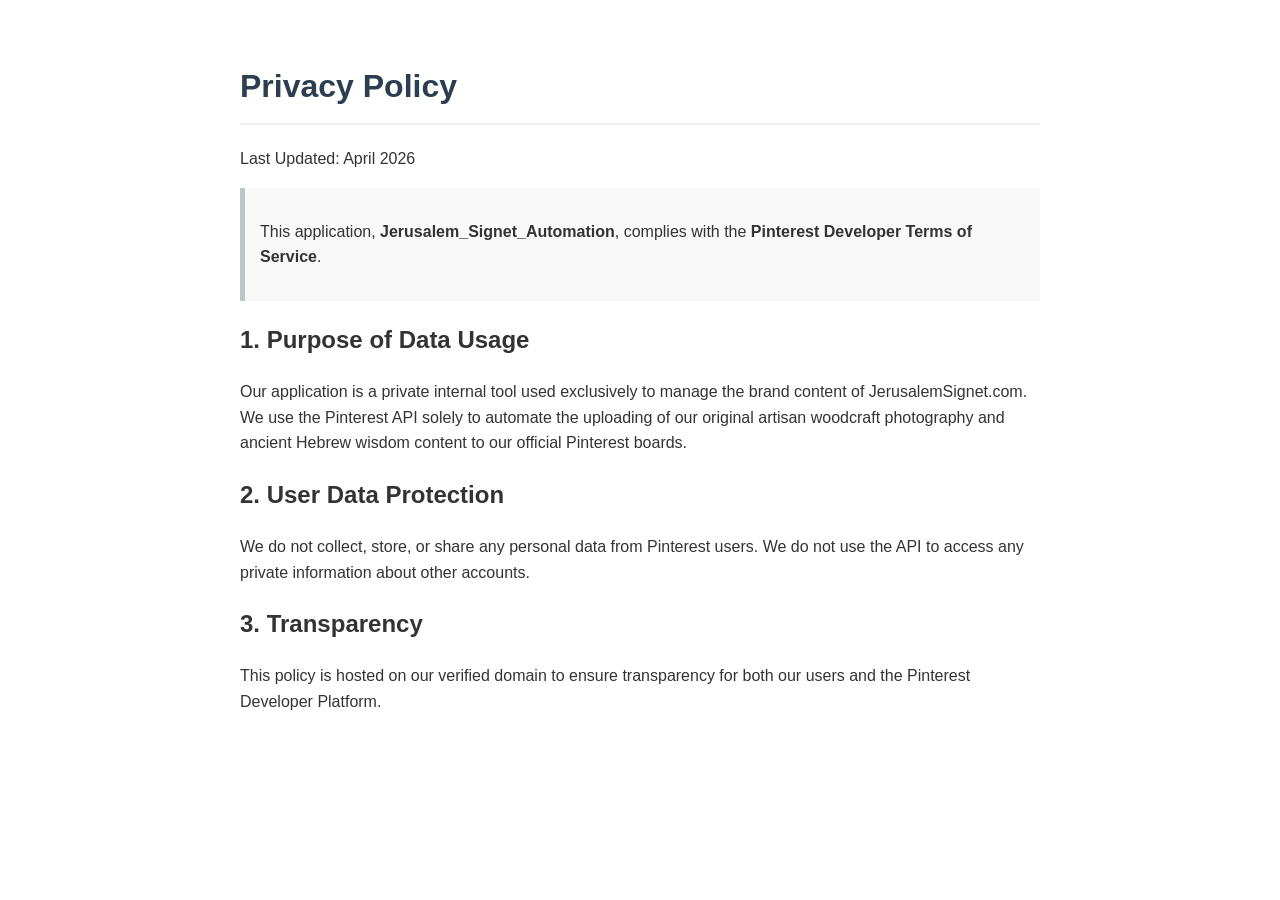
<file: Privacy.html>
<!DOCTYPE html>
<html lang="en">
<head>
    <meta charset="UTF-8">
    <meta name="viewport" content="width=device-width, initial-scale=1.0">
    <title>Privacy Policy | Jerusalem Signet</title>
    <style>
        body { font-family: sans-serif; line-height: 1.6; padding: 40px; max-width: 800px; margin: auto; color: #333; }
        h1 { color: #2c3e50; border-bottom: 2px solid #eee; padding-bottom: 10px; }
        .highlight { background: #f9f9f9; padding: 15px; border-left: 5px solid #bdc3c7; }
    </style>
</head>
<body>
    <h1>Privacy Policy</h1>
    <p>Last Updated: April 2026</p>
    
    <div class="highlight">
        <p>This application, <strong>Jerusalem_Signet_Automation</strong>, complies with the <strong>Pinterest Developer Terms of Service</strong>.</p>
    </div>

    <h2>1. Purpose of Data Usage</h2>
    <p>Our application is a private internal tool used exclusively to manage the brand content of JerusalemSignet.com. We use the Pinterest API solely to automate the uploading of our original artisan woodcraft photography and ancient Hebrew wisdom content to our official Pinterest boards.</p>

    <h2>2. User Data Protection</h2>
    <p>We do not collect, store, or share any personal data from Pinterest users. We do not use the API to access any private information about other accounts.</p>

    <h2>3. Transparency</h2>
    <p>This policy is hosted on our verified domain to ensure transparency for both our users and the Pinterest Developer Platform.</p>
</body>
</html>
</file>
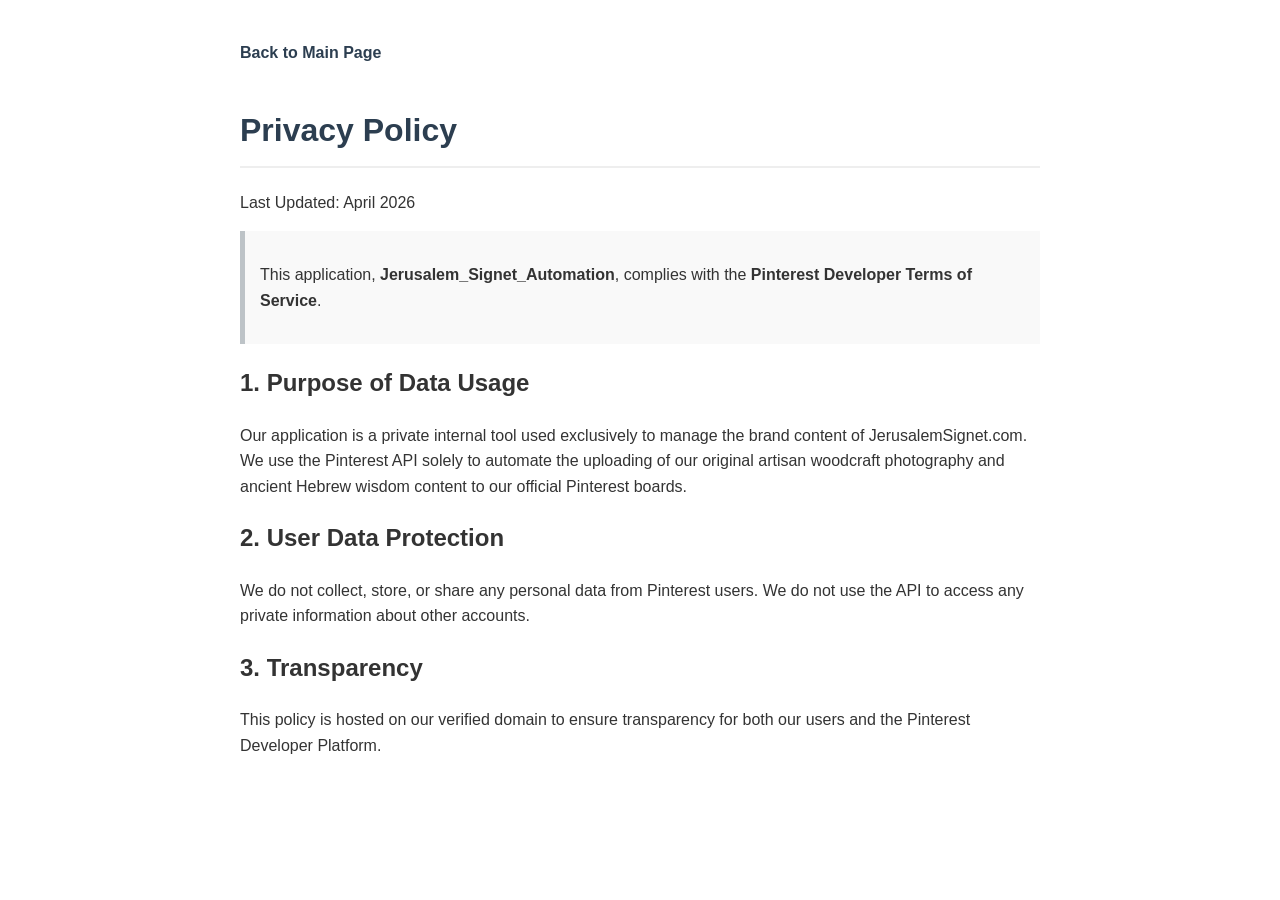
<file: privacy.html>
<!DOCTYPE html>
<html lang="en">
<head>
    <meta charset="UTF-8">
    <meta name="viewport" content="width=device-width, initial-scale=1.0">
    <title>Privacy Policy | Jerusalem Signet</title>
    <style>
        body { font-family: sans-serif; line-height: 1.6; padding: 40px; max-width: 800px; margin: auto; color: #333; }
        h1 { color: #2c3e50; border-bottom: 2px solid #eee; padding-bottom: 10px; }
        .highlight { background: #f9f9f9; padding: 15px; border-left: 5px solid #bdc3c7; }
        .back-home { display: inline-block; margin-bottom: 18px; color: #2c3e50; text-decoration: none; font-weight: 600; }
        .back-home:hover, .back-home:focus-visible { text-decoration: underline; }
    </style>
</head>
<body>
    <a class="back-home" href="index.html">Back to Main Page</a>
    <h1>Privacy Policy</h1>
    <p>Last Updated: April 2026</p>
    
    <div class="highlight">
        <p>This application, <strong>Jerusalem_Signet_Automation</strong>, complies with the <strong>Pinterest Developer Terms of Service</strong>.</p>
    </div>

    <h2>1. Purpose of Data Usage</h2>
    <p>Our application is a private internal tool used exclusively to manage the brand content of JerusalemSignet.com. We use the Pinterest API solely to automate the uploading of our original artisan woodcraft photography and ancient Hebrew wisdom content to our official Pinterest boards.</p>

    <h2>2. User Data Protection</h2>
    <p>We do not collect, store, or share any personal data from Pinterest users. We do not use the API to access any private information about other accounts.</p>

    <h2>3. Transparency</h2>
    <p>This policy is hosted on our verified domain to ensure transparency for both our users and the Pinterest Developer Platform.</p>
</body>
</html>
</file>
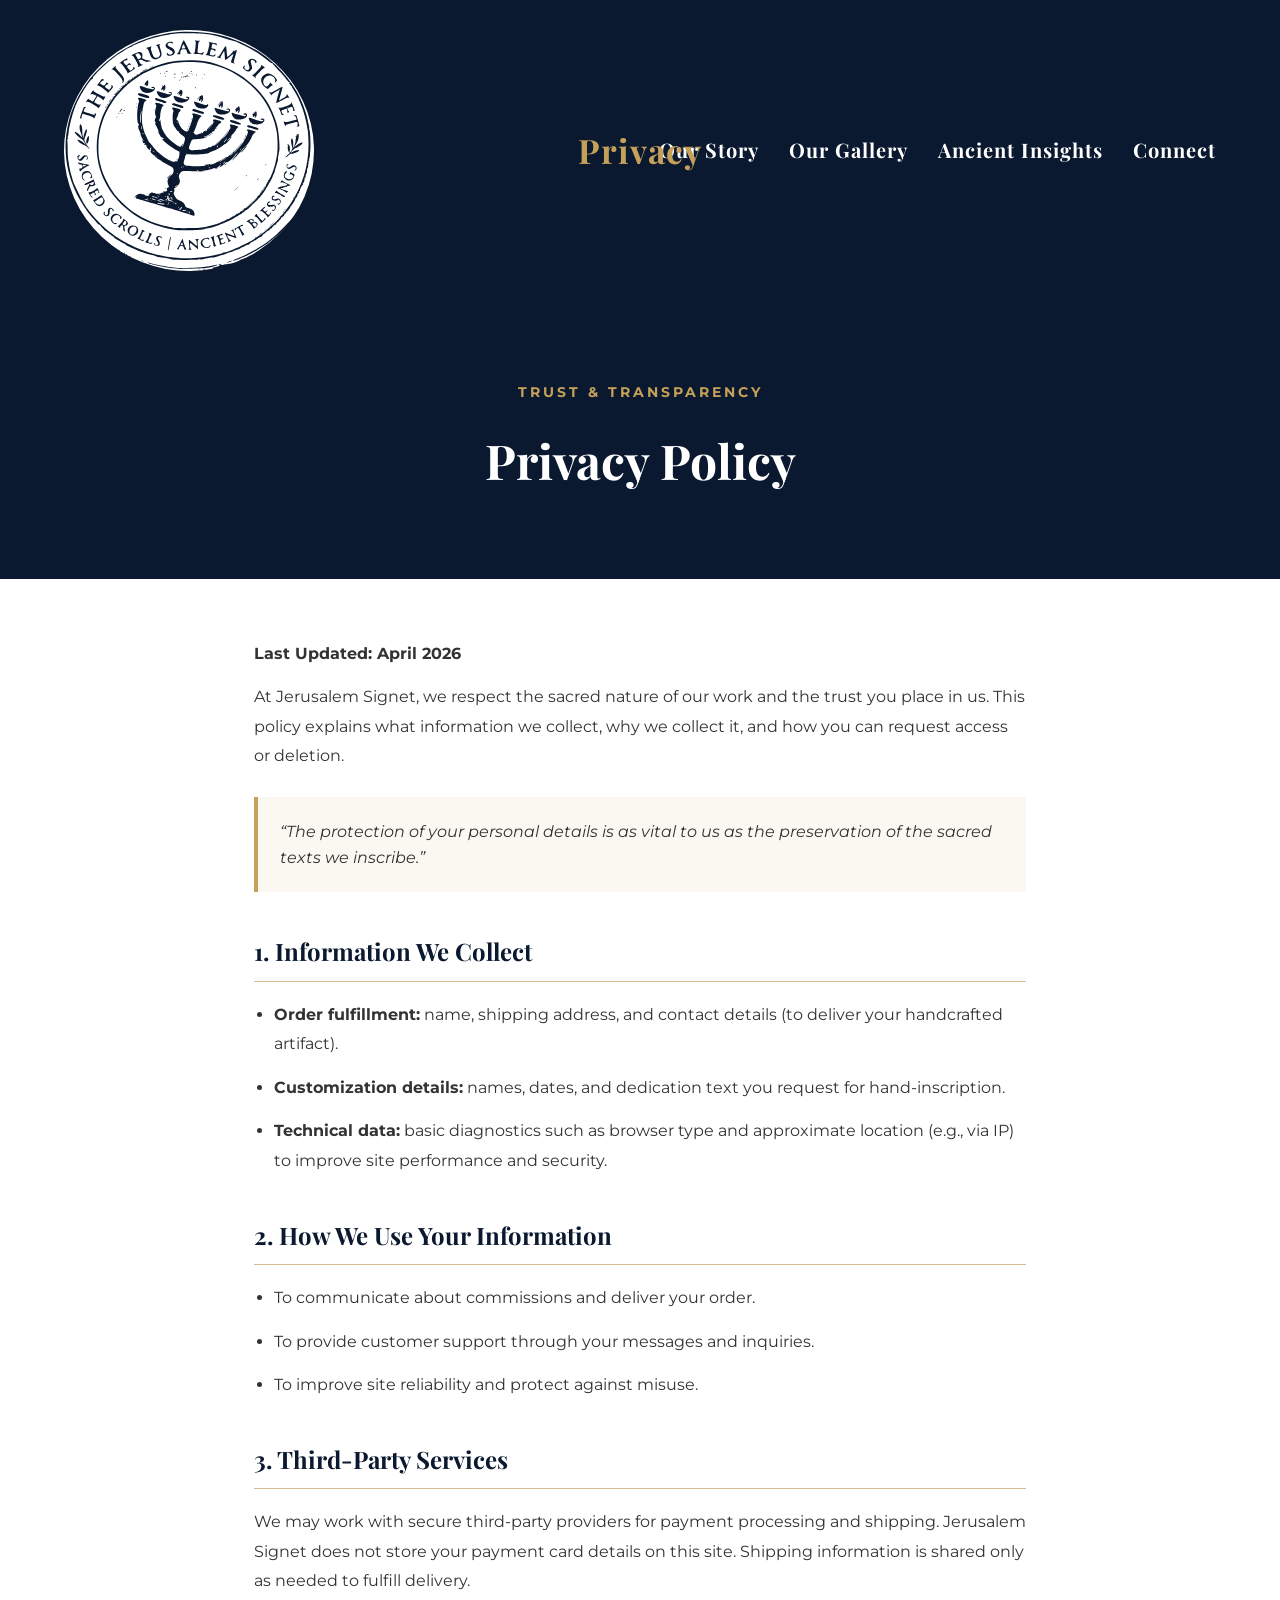
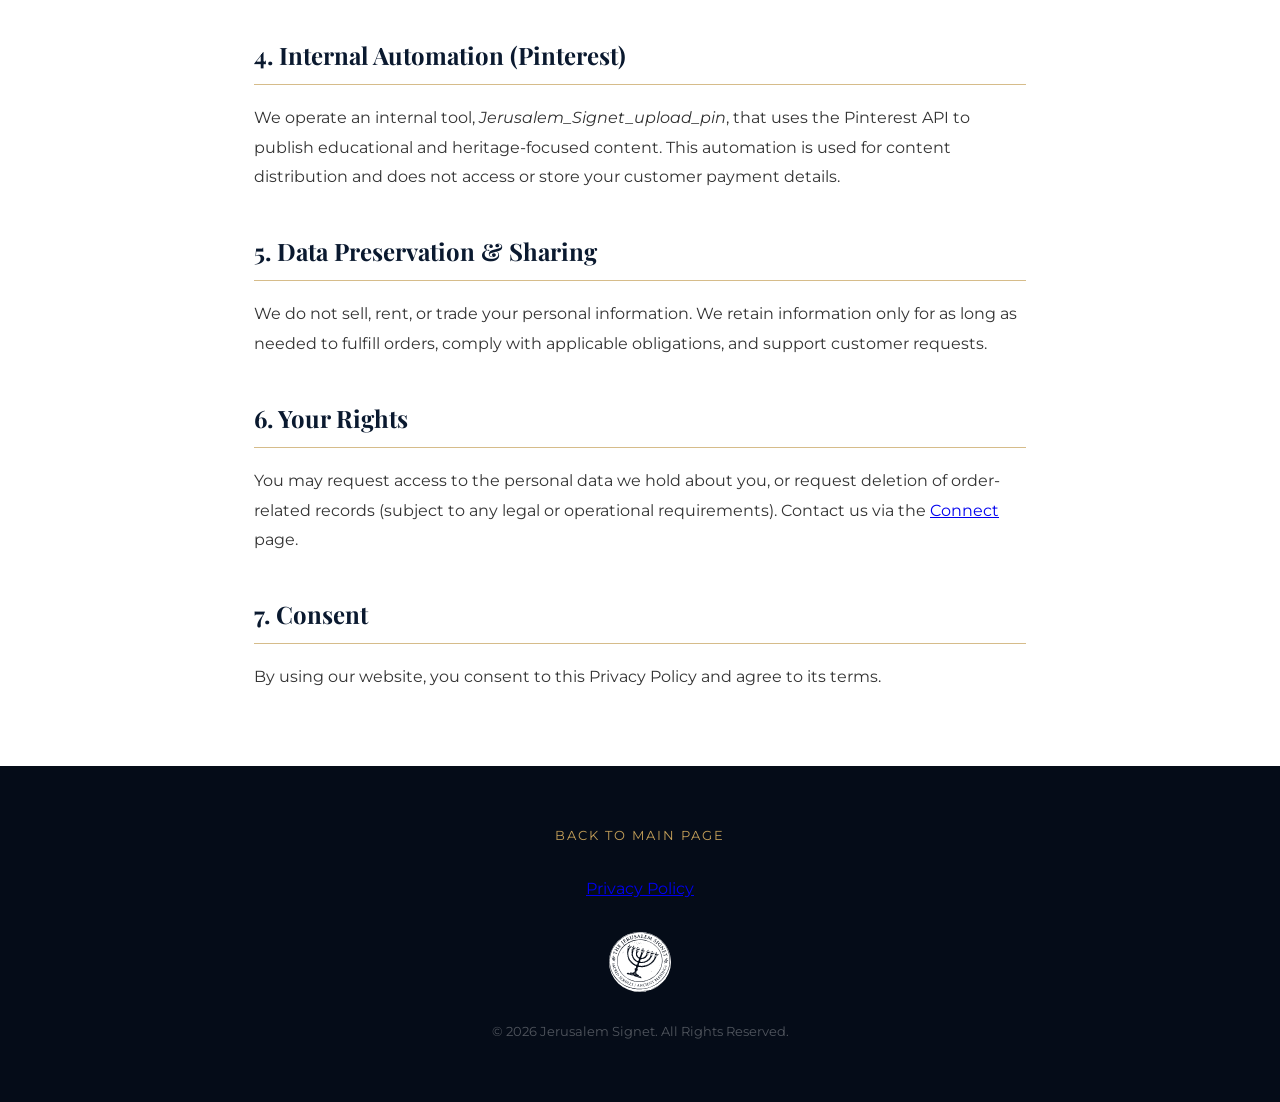
<file: privacy1.html>
<!DOCTYPE html>
<html lang="en">
<head>
    <meta charset="UTF-8">
    <meta name="viewport" content="width=device-width, initial-scale=1.0">
    <title>Privacy Policy | Jerusalem Signet</title>
    <link href="https://fonts.googleapis.com/css2?family=Montserrat:wght@300;400;700&family=Playfair+Display:ital,wght@0,700;1,700&display=swap" rel="stylesheet">
    <link rel="stylesheet" href="css/style.css">
    <style>
        .privacy-hero {
            background: var(--midnight);
            color: var(--white);
            text-align: center;
            padding: 80px 5%;
        }

        .privacy-hero h1 {
            font-family: 'Playfair Display', serif;
            font-size: 3rem;
            margin: 18px 0 0;
        }

        .privacy-content {
            max-width: 900px;
            margin: 0 auto;
            padding: 60px 5%;
        }

        .privacy-content h2 {
            font-family: 'Playfair Display', serif;
            color: var(--midnight);
            border-bottom: 1px solid rgba(197, 160, 89, 0.7);
            padding-bottom: 10px;
            margin-top: 40px;
            margin-bottom: 18px;
        }

        .privacy-content h3 {
            color: var(--midnight);
            margin-top: 22px;
            margin-bottom: 10px;
        }

        .privacy-content p,
        .privacy-content li {
            font-size: 1rem;
            line-height: 1.85;
            margin-bottom: 14px;
        }

        .privacy-content ul {
            padding-left: 20px;
        }

        .privacy-highlight {
            background: rgba(197, 160, 89, 0.08);
            border-left: 4px solid var(--gold);
            padding: 22px;
            margin: 26px 0 34px;
            font-style: italic;
        }

        .footer-branding.footer-branding--logo-only {
            justify-content: center;
        }

        .footer-branding.footer-branding--logo-only img {
            height: 60px;
            width: auto;
            filter: brightness(0) invert(1);
        }
    </style>
</head>
<body class="subpage privacy-page">
    <header class="dark-nav">
        <div class="logo">
            <a href="index.html"><img src="assets/svg/Jerusalemsignet.svg" alt="Jerusalem Signet Logo"></a>
        </div>
        <div class="ribbon-page-title">Privacy</div>
        <button
            class="site-nav-toggle"
            type="button"
            aria-label="Open site navigation"
            aria-expanded="false"
            aria-controls="site-nav-menu"
            data-site-menu-toggle
        >
            <span class="site-nav-toggle-bar"></span>
            <span class="site-nav-toggle-bar"></span>
            <span class="site-nav-toggle-bar"></span>
        </button>
        <div id="site-nav-menu" class="site-nav-menu" data-site-menu>
            <a href="heritage.html" class="site-nav-link">Our Story</a>
            <a href="collection.html" class="site-nav-link">Our Gallery</a>
            <a href="wisdom.html" class="site-nav-link">Ancient Insights</a>
            <a href="connect.html" class="site-nav-link">Connect</a>
        </div>
        <nav>
            <ul class="nav-titles">
                <li><a href="heritage.html">Our Story</a></li>
                <li><a href="collection.html">Our Gallery</a></li>
                <li><a href="wisdom.html">Ancient Insights</a></li>
                <li><a href="connect.html">Connect</a></li>
            </ul>
        </nav>
    </header>

    <section class="privacy-hero">
        <div class="container">
            <span class="label">Trust & Transparency</span>
            <h1>Privacy Policy</h1>
        </div>
    </section>

    <main class="privacy-content">
        <p><strong>Last Updated: April 2026</strong></p>
        <p>At Jerusalem Signet, we respect the sacred nature of our work and the trust you place in us. This policy explains what information we collect, why we collect it, and how you can request access or deletion.</p>

        <div class="privacy-highlight">
            “The protection of your personal details is as vital to us as the preservation of the sacred texts we inscribe.”
        </div>

        <h2>1. Information We Collect</h2>
        <ul>
            <li><strong>Order fulfillment:</strong> name, shipping address, and contact details (to deliver your handcrafted artifact).</li>
            <li><strong>Customization details:</strong> names, dates, and dedication text you request for hand-inscription.</li>
            <li><strong>Technical data:</strong> basic diagnostics such as browser type and approximate location (e.g., via IP) to improve site performance and security.</li>
        </ul>

        <h2>2. How We Use Your Information</h2>
        <ul>
            <li>To communicate about commissions and deliver your order.</li>
            <li>To provide customer support through your messages and inquiries.</li>
            <li>To improve site reliability and protect against misuse.</li>
        </ul>

        <h2>3. Third-Party Services</h2>
        <p>We may work with secure third-party providers for payment processing and shipping. Jerusalem Signet does not store your payment card details on this site. Shipping information is shared only as needed to fulfill delivery.</p>

        <h2>4. Internal Automation (Pinterest)</h2>
        <p>We operate an internal tool, <em>Jerusalem_Signet_upload_pin</em>, that uses the Pinterest API to publish educational and heritage-focused content. This automation is used for content distribution and does not access or store your customer payment details.</p>

        <h2>5. Data Preservation & Sharing</h2>
        <p>We do not sell, rent, or trade your personal information. We retain information only for as long as needed to fulfill orders, comply with applicable obligations, and support customer requests.</p>

        <h2>6. Your Rights</h2>
        <p>You may request access to the personal data we hold about you, or request deletion of order-related records (subject to any legal or operational requirements). Contact us via the <a href="connect.html">Connect</a> page.</p>

        <h2>7. Consent</h2>
        <p>By using our website, you consent to this Privacy Policy and agree to its terms.</p>
    </main>

    <footer class="main-footer">
        <div class="footer-container">
            <a href="index.html" class="back-home">Back to Main Page</a>
            <a href="privacy.html">Privacy Policy</a>
            <div class="footer-branding footer-branding--logo-only">
                <img src="assets/svg/Jerusalemsignet.svg" alt="Jerusalem Signet Seal" class="footer-logo">
            </div>
            <p>&copy; 2026 Jerusalem Signet. All Rights Reserved.</p>
        </div>
    </footer>

    <script src="js/script.js"></script>
</body>
</html>
</file>
<file: css/style.css>
/* ==========================================================================
   1. CORE RESET & VARIABLES
   ========================================================================== */
:root {
    --midnight: #0a192f;
    --gold: #c5a059;
    --white: #ffffff;
    --off-white: #f9f9f9;
}

* { 
    margin: 0; 
    padding: 0; 
    box-sizing: border-box; 
}

body {
    font-family: 'Montserrat', sans-serif;
    background-color: var(--white);
    color: #333;
    line-height: 1.6;
    width: 100%;
    overflow-x: hidden;
}

img {
    max-width: 100%;
    height: auto;
    display: block;
}

/* ==========================================================================
   2. GLOBAL NAVIGATION
   ========================================================================== */
header {
    position: absolute;
    top: 0;
    width: 100%;
    display: flex;
    justify-content: flex-start;
    align-items: center;
    padding: 30px 5%;
    z-index: 1000;
}

.logo img, .nav-logo {
    width: 250px !important;
    height: auto;
    filter: brightness(0) invert(1);
}

header nav {
    margin-left: auto;
}

nav ul { display: flex; list-style: none; }
nav ul li { margin-left: 30px; }
nav ul li a {
    color: var(--white);
    text-decoration: none;
    text-transform: uppercase;
    font-size: 0.9rem;
    letter-spacing: 2px;
    font-weight: 600;
}

/* Subject ribbon hamburger (site navigation menu) */
header .site-nav-toggle {
    appearance: none;
    border: 1px solid rgba(255, 255, 255, 0.35);
    background: rgba(10, 25, 47, 0.35);
    width: 64px;
    height: 64px;
    border-radius: 10px;
    display: none;
    flex-direction: column;
    justify-content: center;
    gap: 6px;
    cursor: pointer;
    margin-left: 14px;
    position: relative;
    z-index: 1300;
}

header .site-nav-toggle:focus-visible {
    outline: 2px solid var(--gold);
    outline-offset: 3px;
}

header .site-nav-toggle[aria-expanded="true"] {
    opacity: 0;
    pointer-events: none;
}

header .site-nav-toggle-bar {
    display: block;
    width: 30px;
    height: 3px;
    background: var(--white);
    margin: 0 auto;
}

header .site-nav-menu {
    position: absolute;
    top: 85px;
    right: 5%;
    min-width: 240px;
    background: rgba(10, 25, 47, 0.96);
    border: 1px solid rgba(197, 160, 89, 0.35);
    border-radius: 14px;
    padding: 10px;
    display: none;
    z-index: 1400;
}

header .site-nav-menu.is-open {
    display: block;
}

header .site-nav-link {
    display: block;
    padding: 12px 12px;
    color: var(--white);
    text-decoration: none;
    font-family: 'Playfair Display', serif;
    font-weight: 700;
    letter-spacing: 1px;
    font-size: 1.05rem;
    border-radius: 10px;
}

header .site-nav-link:hover,
header .site-nav-link:focus-visible {
    background: rgba(197, 160, 89, 0.12);
    color: var(--gold);
    outline: none;
}

@media (max-width: 1100px) {
    header nav ul.nav-titles {
        display: none;
    }
    header .site-nav-toggle {
        display: inline-flex;
    }
    header .site-nav-menu {
        top: 92px;
    }
}

/* Ribbon nav titles beside the logo (active funnel pages) */
nav ul.nav-titles li a {
    font-family: 'Playfair Display', serif;
    text-transform: none;
    font-size: 1.25rem;
    letter-spacing: 1px;
    font-weight: 700;
}

@media (max-width: 900px) {
    nav ul.nav-titles li a {
        font-size: 1.1rem;
        letter-spacing: 0.8px;
    }
}

/* Ribbon page title (moved from hero labels) */
header .ribbon-page-title {
    position: absolute;
    left: 50%;
    transform: translateX(-50%);
    display: inline-flex;
    align-items: center;
    color: var(--gold);
    font-family: 'Playfair Display', serif;
    font-weight: 700;
    letter-spacing: 1px;
    font-size: 2.1rem;
    line-height: 1;
    white-space: nowrap;
    pointer-events: none;
}

@media (max-width: 1100px) {
    header .ribbon-page-title {
        display: none;
    }
}

@media (max-width: 900px) {
    header .ribbon-page-title {
        font-size: 1.25rem;
    }
}

/* ==========================================================================
   2a. WISDOM PAGE - SECTION HAMBURGER NAV
   ========================================================================== */
.wisdom-page .midrash-ribbon {
    background: var(--midnight);
    color: var(--white);
    padding: 14px 5%;
    display: flex;
    align-items: center;
    justify-content: center;
    gap: 18px;
    border-top: 1px solid rgba(255, 255, 255, 0.08);
    border-bottom: 1px solid rgba(255, 255, 255, 0.08);
}

.wisdom-page .midrash-title {
    color: var(--gold);
    font-family: 'Playfair Display', serif;
    font-weight: 700;
    letter-spacing: 1px;
    font-size: 1.35rem;
    text-align: center;
    line-height: 1.1;
}

.wisdom-page .midrash-actions {
    position: relative;
    display: inline-flex;
    align-items: center;
    gap: 10px;
}

.wisdom-page .wisdom-section-toggle {
    appearance: none;
    border: 1px solid rgba(255, 255, 255, 0.35);
    background: rgba(10, 25, 47, 0.35);
    width: 44px;
    height: 44px;
    border-radius: 10px;
    display: inline-flex;
    flex-direction: column;
    justify-content: center;
    gap: 6px;
    cursor: pointer;
}

.wisdom-page .wisdom-section-toggle:focus-visible {
    outline: 2px solid var(--gold);
    outline-offset: 3px;
}

.wisdom-page .wisdom-section-toggle-bar {
    display: block;
    width: 20px;
    height: 2px;
    background: var(--white);
    margin: 0 auto;
}

.wisdom-page .wisdom-section-menu {
    position: absolute;
    top: 52px;
    right: 0;
    min-width: 220px;
    background: rgba(10, 25, 47, 0.95);
    border: 1px solid rgba(197, 160, 89, 0.35);
    border-radius: 14px;
    padding: 10px;
    display: none;
    z-index: 1200;
}

.wisdom-page .wisdom-section-menu.is-open {
    display: block;
}

.wisdom-page .wisdom-section-link {
    display: block;
    padding: 12px 12px;
    color: var(--white);
    text-decoration: none;
    text-transform: uppercase;
    letter-spacing: 2px;
    font-weight: 600;
    font-size: 0.85rem;
    border-radius: 10px;
}

.wisdom-page .wisdom-section-link:hover,
.wisdom-page .wisdom-section-link:focus-visible {
    background: rgba(197, 160, 89, 0.12);
    color: var(--gold);
    outline: none;
}

@media (max-width: 900px) {
    .wisdom-page header {
        gap: 12px;
    }
    .wisdom-page nav ul {
        flex-wrap: wrap;
        justify-content: flex-end;
    }
    .wisdom-page .midrash-ribbon {
        flex-wrap: wrap;
        gap: 12px;
        padding: 12px 5%;
    }
    .wisdom-page .midrash-title {
        width: 100%;
        font-size: 1.15rem;
    }
}

/* Compensate for added midrash ribbon height on Wisdom page */
.wisdom-page .wisdom-hero {
    padding-top: 90px;
}

/* ==========================================================================
   3. HOME PAGE HERO
   ========================================================================== */
.hero {
    height: 100vh;
    background: var(--midnight);
    display: flex;
    align-items: center;
    justify-content: center;
    position: relative;
    text-align: center;
}

.hero::before {
    content: "";
    position: absolute;
    top: 0; left: 0; width: 100%; height: 100%;
    background: url('../assets/images/Galil_view1.jpg') center/cover no-repeat;
    opacity: 0.4;
    z-index: 1;
}

.hero-content { position: relative; z-index: 10; }

.hero h1 {
    font-family: 'Playfair Display', serif;
    font-size: clamp(3rem, 8vw, 5.5rem);
    color: var(--white);
    line-height: 1.1;
    margin-bottom: 20px;
}

.hero-subtitle {
    font-size: 1.2rem;
    color: var(--gold);
    text-transform: uppercase;
    letter-spacing: 8px;
    margin-bottom: 40px;
}

.cta-button {
    padding: 15px 40px;
    border: 2px solid var(--gold);
    color: var(--gold);
    text-decoration: none;
    text-transform: uppercase;
    font-weight: 700;
    transition: 0.3s;
}

.cta-button:hover { background: var(--gold); color: var(--midnight); }

/* ==========================================================================
   4. HOME PAGE FEATURED GRID
   ========================================================================== */
#featured { padding: 100px 0; background: var(--white); }

#featured .piece-grid {
    display: flex;
    justify-content: center;
    gap: 40px;
    max-width: 900px;
    margin: 0 auto;
    padding: 0 20px;
}

.featured-item { flex: 1; text-align: left; }

.image-wrapper {
    width: 100%;
    aspect-ratio: 16 / 9;
    overflow: hidden;
    margin-bottom: 20px;
    box-shadow: 10px 10px 30px rgba(0,0,0,0.1);
}

.image-wrapper img { width: 100%; height: 100%; object-fit: cover; }

/* ==========================================================================
   5. HERITAGE PAGE SPECIFIC
   ========================================================================== */
.subpage header {
    background: var(--midnight);
    position: relative;
}

.heritage-page .container {
    display: block !important;
    width: 100% !important;
    max-width: 1200px;
    margin: 0 auto;
    padding: 60px 5%;
}

.heritage-page .container.narrow { max-width: 800px !important; }

.heritage-hero {
    background: var(--off-white);
    text-align: center;
    padding: 80px 5%;
}

.heritage-hero h1 {
    font-family: 'Playfair Display', serif;
    font-size: 3.5rem;
    color: var(--midnight);
    margin: 20px 0;
}

/* Missing Text Styles Added Here */
.label {
    color: var(--gold);
    text-transform: uppercase;
    letter-spacing: 3px;
    font-weight: 700;
    font-size: 0.9rem;
    display: block;
}

.quote {
    font-family: 'Playfair Display', serif;
    font-style: italic;
    font-size: 1.5rem;
    color: #555;
    margin-top: 20px;
}

.lead {
    font-size: 1.3rem;
    font-weight: 300;
    margin-bottom: 30px;
}

.story-block h3 {
    font-family: 'Playfair Display', serif;
    font-size: 2rem;
    color: var(--midnight);
    margin-bottom: 15px;
}

.story-block p { margin-bottom: 20px; line-height: 1.8; }

.scripture-callout {
    margin: 40px 0;
    padding: 30px;
    background: #f4f4f4;
    border-left: 4px solid var(--gold);
}

.verse-text {
    font-family: 'Playfair Display', serif;
    font-style: italic;
    font-size: 1.4rem;
    margin-bottom: 10px;
}

.verse-reference {
    font-weight: 700;
    color: var(--gold);
    text-transform: uppercase;
    font-size: 0.8rem;
}

.heirloom-container { margin: 50px auto; max-width: 650px; text-align: center; }

.heirloom-photo {
    width: 100%;
    box-shadow: 0 20px 50px rgba(0,0,0,0.15);
}

.legacy-caption { font-style: italic; color: #777; margin-top: 15px; font-size: 0.9rem; }

/* ==========================================================================
   6. CRAFT & MISSION (The Dark & Gold Section)
   ========================================================================== */
.craft-details {
    background: var(--midnight) !important; /* Ensures the deep blue background */
    color: var(--white) !important;
    padding: 100px 5% !important;
    width: 100%;
}

.craft-grid {
    display: flex;
    justify-content: center;
    gap: 50px;
    max-width: 1100px;
    margin: 50px auto 0;
}

.craft-item h4 { 
    color: var(--gold); 
    text-transform: uppercase;
    margin-bottom: 15px;
    letter-spacing: 2px;
}

.mission-callout {
    padding: 100px 5%;
    text-align: center;
    background: var(--white);
}

.mission-callout h2 {
    font-family: 'Playfair Display', serif;
    font-size: 2.5rem;
    margin-bottom: 20px;
}

.final-blessing {
    font-family: 'Playfair Display', serif;
    font-size: 2.2rem;
    color: var(--gold);
    margin-top: 40px;
    font-style: italic;
}/* ==========================================================================
   7. FOOTER
   ========================================================================== */

.main-footer {
    background: #050c18; /* Matches your current midnight theme */
    padding: 60px 5%;
    text-align: center;
}

.footer-container {
    display: flex;
    flex-direction: column;
    align-items: center; /* Centralizes all footer content */
    gap: 30px;
}

.footer-branding {
    display: flex;
    justify-content: center;
    align-items: center; /* Ensures vertical alignment is centered */
    gap: 40px; /* Space between seal and tree */
}

.footer-logo, 
.footer-tree {
    height: 70px; /* Fixed height forces identical sizing */
    width: auto;   /* Maintains aspect ratio */
    filter: brightness(0) invert(1) opacity(0.5); /* Matches high-end aesthetic */
    transition: opacity 0.3s ease;
}
.footer-logo,
.footer-cohen {
    height: 70px; /* Fixed height forces identical sizing */
    width: auto;   /* Maintains aspect ratio */
    filter: brightness(0) invert(1) opacity(0.5); /* Matches high-end aesthetic */
    transition: opacity 0.3s ease;
}


.footer-logo:hover, 
.footer-tree:hover {
    opacity: 0.9;
}

.back-home {
    color: var(--gold);
    text-decoration: none;
    text-transform: uppercase;
    font-size: 0.8rem;
    letter-spacing: 2px;
}
.footer-container p { color: rgba(255,255,255,0.3); font-size: 0.8rem; }


/* ==========================================================================
   8. RESPONSIVE
   ========================================================================== */
@media (max-width: 768px) {
    #featured .piece-grid, .craft-grid { flex-direction: column; }
    .hero h1 { font-size: 2.8rem; }
    header { flex-direction: column; gap: 20px; padding: 20px; }
    nav ul li { margin: 0 10px; }
}





/* ==========================================================================
   COLLECTION PIECE LAYOUT (Side-by-Side)
   ========================================================================== */
.gallery {
    padding: 80px 0;
    background: var(--white);
}

.gallery .container {
    max-width: 1200px;
    margin: 0 auto;
    padding: 0 5%;
}

.piece-grid {
    display: flex; /* This is the magic line that moves text to the right */
    align-items: center; /* Centers text vertically against the image */
    justify-content: space-between;
    gap: 60px; /* Space between the photo and the description */
}

.piece-image {
    flex: 1.2; /* Gives the image a bit more room */
}

.piece-image img {
    width: 100%;
    height: auto;
    border-radius: 4px;
    box-shadow: 15px 15px 40px rgba(0,0,0,0.1);
}

.piece-content {
    flex: 1; /* The description area */
    text-align: left;
}

/* Optional: Elegant styling for the headers in the description */
.piece-content h2 {
    font-family: 'Playfair Display', serif;
    color: var(--midnight);
    margin-bottom: 15px;
}

/* Mobile Fix: Stacks them vertically on phones */
@media (max-width: 768px) {
    .piece-grid {
        flex-direction: column;
        text-align: center;
    }
}



/* ==========================================================================
   WISDOM PAGE STYLES
   ========================================================================== */
.wisdom-hero {
    background: var(--midnight);
    color: var(--white);
    padding: 120px 5% 80px;
    text-align: center;
}

.wisdom-hero .translation {
    font-family: 'Playfair Display', serif;
    font-style: italic;
    font-size: 1.4rem;
    color: var(--gold);
    margin-top: 10px;
}

.posts-container {
    padding: 80px 5%;
    background: var(--off-white);
}

.wisdom-post {
    background: var(--white);
    max-width: 800px;
    margin: 0 auto 60px;
    padding: 50px;
    box-shadow: 0 10px 30px rgba(0,0,0,0.05);
    border-top: 3px solid var(--gold);
}

.post-meta {
    font-size: 0.8rem;
    text-transform: uppercase;
    letter-spacing: 2px;
    color: var(--gold);
    margin-bottom: 20px;
}

.wisdom-post h2 {
    font-family: 'Playfair Display', serif;
    font-size: 2.2rem;
    color: var(--midnight);
    margin-bottom: 20px;
}

.post-content p {
    margin-bottom: 20px;
    font-size: 1.1rem;
    color: #444;
}


.design-callout {
    background: #fdfaf3; /* A very light parchment color */
    border-left: 4px solid var(--gold);
    padding: 30px;
    margin: 30px 0;
    font-family: 'Playfair Display', serif;
    font-size: 1.25rem;
    line-height: 1.6;
    color: var(--midnight);
    font-style: italic;
}

.design-callout p {
    margin: 0;
}


.pardes-list {
    list-style: none;
    padding-left: 0;
}

.pardes-list li {
    padding: 20px 0;
    border-bottom: 1px solid #e0e0e0;
    display: grid; /* Use grid instead of flex for better control */
    grid-template-columns: 180px 1fr; /* This gives the left side 180px of space */
    align-items: baseline;
    gap: 20px;
}

.pardes-list li strong {
    font-family: 'Playfair Display', serif;
    color: var(--midnight);
    font-size: 1.1rem;
    line-height: 1.2;
    display: block; /* Ensures the name and (Interpretation) stay together */
}

/* ==========================================================================
   EZER KENEGDO POST STYLING
   ========================================================================== */

.concept-split {
    display: flex;
    gap: 30px;
    margin: 40px 0;
}

.concept-box {
    flex: 1;
    background: #f9f9f9;
    padding: 30px;
    border-bottom: 2px solid var(--gold);
}

.concept-box h3 {
    font-family: 'Playfair Display', serif;
    font-size: 1.3rem;
    color: var(--midnight);
    margin-bottom: 15px;
}

.partnership-footer {
    text-align: center;
    padding: 40px;
    background: var(--midnight);
    color: var(--white);
    margin-top: 20px;
}

.partnership-footer h3 {
    color: var(--gold);
    text-transform: uppercase;
    letter-spacing: 2px;
    font-size: 1rem;
    margin-bottom: 15px;
}

.partnership-footer p {
    font-style: italic;
    font-family: 'Playfair Display', serif;
    font-size: 1.2rem;
    line-height: 1.6;
    color: var(--white) !important;
}

/* Mobile: Stack the concept boxes */
@media (max-width: 768px) {
    .concept-split {
        flex-direction: column;
    }
}
/* ==========================================================================
   POST 07: NATURE & BAL TASHCHIT
   ========================================================================== */

.nature-callout {
    background: #f4f7f1; /* Soft natural green tint */
    border-left: 4px solid #5a6e4c; /* Olive green border */
    padding: 40px;
    margin: 30px 0;
    font-family: 'Playfair Display', serif;
    font-style: italic;
    font-size: 1.3rem;
    color: #2c3e2d;
    position: relative;
}

.nature-callout cite {
    display: block;
    margin-top: 15px;
    font-size: 0.9rem;
    font-style: normal;
    text-transform: uppercase;
    letter-spacing: 1px;
    color: #5a6e4c;
}

.olive-wisdom-box {
    margin: 40px 0;
    padding: 30px;
    background: var(--off-white);
    border: 1px solid #d4dccf;
}

.olive-wisdom-box h4 {
    color: #5a6e4c;
    text-transform: uppercase;
    letter-spacing: 1px;
    margin-bottom: 10px;
}

.scripture-ref {
    text-align: center;
    font-family: 'Playfair Display', serif;
    font-size: 1.2rem;
    color: var(--gold);
    margin-top: 40px;
    border-top: 1px solid #eee;
    padding-top: 20px;
}
/* ==========================================================================
   COLLECTION PACKAGE SETS (Frame + Box side-by-side)
   ========================================================================== */
.collection-sets {
    padding: 100px 0;
    background: var(--white);
}

.collection-sets .container {
    max-width: 1200px;
    margin: 0 auto;
    padding: 0 5%;
}

.product-set {
    display: grid;
    grid-template-columns: 1.2fr 1fr; /* Image area is slightly wider than text */
    gap: 80px;
    align-items: center;
    margin-bottom: 150px;
    padding-bottom: 100px;
    border-bottom: 1px solid #eee;
}

/* Reverse layout for variety on the second set */
.product-set.inverse {
    grid-template-columns: 1fr 1.2fr;
}
.product-set.inverse .set-images {
    grid-column: 2;
}
.product-set.inverse .set-description {
    grid-column: 1;
    grid-row: 1;
}

/* Image Pairing Logic */
.set-images {
    display: flex;
    align-items: flex-end;
    position: relative;
}

.main-piece {
    width: 70%;
    height: auto;
    z-index: 2;
    box-shadow: 20px 20px 50px rgba(0,0,0,0.1);
}

.package-piece {
    width: 50%;
    height: auto;
    margin-left: -20%; /* Creates the package "bundle" look */
    z-index: 1;
    box-shadow: 15px 15px 40px rgba(0,0,0,0.15);
}

/* Set Description Typography */
.set-description .label {
    letter-spacing: 3px;
    color: var(--gold);
    font-weight: 700;
    margin-bottom: 10px;
}

.set-description h2 {
    font-family: 'Playfair Display', serif;
    font-size: 2.5rem;
    color: var(--midnight);
    margin-bottom: 20px;
}

.packaging-note {
    margin: 30px 0;
    padding: 20px;
    background: #f9f9f9;
    border-left: 2px solid var(--midnight);
}

.packaging-note strong {
    display: block;
    text-transform: uppercase;
    font-size: 0.8rem;
    letter-spacing: 1px;
    margin-bottom: 8px;
}

/* ==========================================================================
   CUSTOMIZATION GATE & PRICING
   ========================================================================== */
.customization-gate {
    margin-top: 40px;
    padding: 30px;
    background: #fdfaf3; /* Light parchment for the 'selection' zone */
    border: 1px solid #f1ece0;
}

.customization-gate h3 {
    font-size: 1.1rem;
    text-transform: uppercase;
    letter-spacing: 2px;
    margin-bottom: 15px;
}

.blessing-options {
    list-style: none;
    padding: 0;
    margin-bottom: 25px;
}

.blessing-options li {
    font-size: 0.9rem;
    margin-bottom: 10px;
    color: #555;
    padding-left: 20px;
    position: relative;
}

.blessing-options li::before {
    content: "•";
    color: var(--gold);
    position: absolute;
    left: 0;
    font-weight: bold;
}

.price-btn {
    display: inline-block;
    padding: 18px 40px;
    background: var(--midnight);
    color: var(--white);
    text-decoration: none;
    text-transform: uppercase;
    font-weight: 700;
    letter-spacing: 2px;
    font-size: 0.85rem;
    transition: all 0.3s ease;
}

.price-btn:hover {
    background: var(--gold);
    color: var(--midnight);
    transform: translateY(-3px);
}
/* ==========================================================================
   COLLECTION GALLERY (Balanced Product & Package Layout)
   ========================================================================== */
.collection-gallery {
    padding: 100px 0;
    background: var(--white);
}

.collection-gallery .container {
    max-width: 1200px;
    margin: 0 auto;
    padding: 0 5%;
}

.gallery-item {
    display: grid;
    grid-template-columns: 1.2fr 1fr; /* Image area is slightly wider than text */
    gap: 80px;
    align-items: flex-start;
    margin-bottom: 150px;
    padding-bottom: 100px;
    border-bottom: 1px solid #eee;
}

/* Alternating layout for variety */
.gallery-item.inverse {
    direction: rtl; 
}
.gallery-item.inverse .gallery-info {
    direction: ltr;
}

/* Side-by-Side Large Images */
.gallery-visuals {
    display: flex;
    flex-direction: column;
    gap: 20px;
}

.package-bundle {
    display: grid;
    grid-template-columns: 1fr 1fr; /* Forces equal width for Frame and Box */
    gap: 20px;
}

.gallery-main, .gallery-box {
    width: 100%;
    height: auto;
    box-shadow: 0 20px 40px rgba(0,0,0,0.1);
    object-fit: cover;
}

.package-caption {
    font-size: 0.85rem;
    text-transform: uppercase;
    letter-spacing: 2px;
    color: var(--gold);
    font-weight: 700;
    margin-top: 10px;
}

/* Text and Selection Gate Information */
.gallery-info h2 {
    font-family: 'Playfair Display', serif;
    font-size: 2.8rem;
    color: var(--midnight);
    margin: 0 0 25px;
}

.selection-gate {
    margin-top: 40px;
    padding: 35px;
    background: #fdfaf3; /* Light parchment tint */
    border-top: 3px solid var(--gold);
}

.selection-gate ul {
    list-style: none;
    padding: 0;
    margin: 20px 0 30px;
}

.selection-gate li {
    font-size: 0.95rem;
    margin-bottom: 12px;
    padding-left: 20px;
    position: relative;
    color: #444;
}

.selection-gate li::before {
    content: "•";
    color: var(--gold);
    position: absolute;
    left: 0;
    font-weight: bold;
}

.price-link {
    display: inline-block;
    padding: 18px 45px;
    background: var(--midnight);
    color: var(--white);
    text-decoration: none;
    text-transform: uppercase;
    font-weight: 700;
    letter-spacing: 2px;
    transition: all 0.3s ease;
}

.price-link:hover {
    background: var(--gold);
    color: var(--midnight);
    transform: translateY(-3px);
}

/* Mobile Responsiveness */
@media (max-width: 992px) {
    .gallery-item, .gallery-item.inverse {
        grid-template-columns: 1fr;
        direction: ltr;
        gap: 40px;
    }
    .package-bundle {
        grid-template-columns: 1fr; /* Stacks images on small screens */
    }
}

/* ==========================================================================
   PRICING 
   ========================================================================== */




.bespoke-builder { padding: 100px 0; background: #fff; }
.builder-grid { display: grid; grid-template-columns: 1fr 350px; gap: 60px; align-items: start; }

.step-box { margin-bottom: 50px; }
.step-box h3 { font-family: 'Playfair Display', serif; margin-bottom: 20px; font-size: 1.2rem; border-bottom: 1px solid #eee; padding-bottom: 10px; }

.radio-card {
    display: block;
    border: 1px solid #eee;
    padding: 20px;
    margin-bottom: 15px;
    cursor: pointer;
    transition: 0.3s;
}

.radio-card input { display: none; }
.radio-card:has(input:checked) { border-color: var(--gold); background: #fdfaf3; }

.card-content strong { display: block; font-size: 1rem; color: var(--midnight); }
.card-content span { font-size: 0.85rem; color: #777; }

.builder-summary { position: sticky; top: 100px; }
.summary-card { background: var(--midnight); color: #fff; padding: 40px; }
.summary-card h3 { color: var(--gold); margin-bottom: 20px; }
.total-box { border-top: 1px solid rgba(255,255,255,0.1); margin-top: 20px; padding-top: 20px; }
.order-btn { width: 100%; background: var(--gold); color: #fff; border: none; padding: 15px; text-transform: uppercase; font-weight: 700; margin-top: 20px; cursor: pointer; }

@media (max-width: 992px) {
    .builder-grid { grid-template-columns: 1fr; }
    .builder-summary { position: static; }
}


/* ==========================================================================
   		BLESSINGS

   ========================================================================== */


/* Container & Header */
.blessings-selection {
    padding: 80px 0;
    background-color: var(--white);
}

.section-header {
    text-align: center;
    margin-bottom: 50px;
}

.section-header .label {
    color: var(--gold);
    text-transform: uppercase;
    letter-spacing: 2px;
    font-size: 0.8rem;
    font-weight: 700;
}

.section-header h2 {
    font-family: 'Playfair Display', serif;
    font-size: 2.5rem;
    color: var(--midnight);
    margin: 10px 0;
}

/* Grid Layout */
.blessings-grid {
    display: grid;
    grid-template-columns: repeat(auto-fit, minmax(350px, 1fr));
    gap: 30px;
    max-width: 1200px;
    margin: 0 auto;
}

/* Blessing Card Styling */
.blessing-card {
    position: relative;
    cursor: pointer;
    display: block;
}

.blessing-card input[type="radio"] {
    position: absolute;
    opacity: 0;
}

.card-inner {
    border: 1px solid #e0e0e0;
    padding: 30px;
    height: 100%;
    transition: all 0.3s ease;
    display: flex;
    gap: 20px;
    background: #fff;
}

/* Hover & Selected States */
.blessing-card:hover .card-inner {
    border-color: var(--gold);
    box-shadow: 0 10px 20px rgba(0,0,0,0.05);
}

.blessing-card input[type="radio"]:checked + .card-inner {
    border-color: var(--gold);
    background-color: #fdfaf3; /* Light parchment tint */
}

/* Custom Radio Indicator */
.radio-indicator {
    width: 20px;
    height: 20px;
    border: 2px solid #ccc;
    border-radius: 50%;
    flex-shrink: 0;
    margin-top: 5px;
    position: relative;
}

.blessing-card input[type="radio"]:checked + .card-inner .radio-indicator {
    border-color: var(--gold);
}

.blessing-card input[type="radio"]:checked + .card-inner .radio-indicator::after {
    content: '';
    position: absolute;
    top: 50%;
    left: 50%;
    transform: translate(-50%, -50%);
    width: 10px;
    height: 10px;
    background: var(--gold);
    border-radius: 50%;
}

/* Text Styling within Cards */
.blessing-content h3 {
    font-family: 'Playfair Display', serif;
    font-size: 1.3rem;
    color: var(--midnight);
    margin-bottom: 15px;
}

.hebrew {
    font-size: 1.1rem;
    font-weight: 600;
    margin-bottom: 10px;
    color: #333;
    line-height: 1.4;
    direction: rtl;
}

.english {
    font-size: 0.9rem;
    color: #666;
    font-style: italic;
    line-height: 1.5;
}

.price-tag {
    display: inline-block;
    margin-top: 15px;
    font-weight: 700;
    color: var(--gold);
}

/* Custom Option Highlight */
.custom-option .card-inner {
    border-style: dashed;
    border-width: 2px;
}

@media (max-width: 768px) {
    .blessings-grid {
        grid-template-columns: 1fr;
    }
}
/* Gallery Container */
.blessings-gallery {
    background: var(--off-white);
    padding: 100px 5%;
}

.gallery-header {
    text-align: center;
    margin-bottom: 60px;
}

.instruction-text {
    max-width: 600px;
    margin: 20px auto;
    font-style: italic;
    color: #666;
}

/* The Blessing Grid */
.blessings-grid {
    display: grid;
    grid-template-columns: repeat(auto-fit, minmax(320px, 1fr));
    gap: 30px;
    max-width: 1200px;
    margin: 0 auto;
}

/* Individual Blessing Frame */
.blessing-frame {
    cursor: pointer;
    position: relative;
}

.blessing-frame input {
    position: absolute;
    opacity: 0;
}

.frame-inner {
    background: var(--white);
    border: 1px solid #e0e0e0;
    padding: 40px 30px;
    height: 100%;
    transition: all 0.4s cubic-bezier(0.165, 0.84, 0.44, 1);
    display: flex;
    flex-direction: column;
    align-items: center;
    text-align: center;
    box-shadow: 0 4px 15px rgba(0,0,0,0.03);
}

.blessing-icon {
    width: 200px;
    height: 200px;
    margin-bottom: 25px;
    opacity: 0.7;
    transition: 0.3s;
}

/* Hover & Selected States */
.blessing-frame:hover .frame-inner {
    transform: translateY(-5px);
    border-color: var(--gold);
}

.blessing-frame input:checked + .frame-inner {
    border: 2px solid var(--gold);
    background: #fdfaf3; /* Light parchment tint */
    box-shadow: 0 15px 35px rgba(197, 160, 89, 0.1);
}

.blessing-frame input:checked + .frame-inner .blessing-icon {
    opacity: 1;
    transform: scale(1.1);
}

/* Text Typography */
.text-group h3 {
    font-family: 'Playfair Display', serif;
    color: var(--midnight);
    font-size: 1.2rem;
    margin-bottom: 15px;
}

.hebrew {
    font-size: 1.1rem;
    font-weight: 700;
    line-height: 1.4;
    margin-bottom: 10px;
    color: #333;
}

.english {
    font-size: 0.85rem;
    color: #777;
    font-style: italic;
    line-height: 1.5;
}

/* Custom indicator at the bottom of the card */
.selection-indicator {
    width: 12px;
    height: 12px;
    border: 1px solid #ccc;
    border-radius: 50%;
    margin-top: auto;
    padding-top: 20px;
    position: relative;
}

.blessing-frame input:checked + .frame-inner .selection-indicator {
    background: var(--gold);
    border-color: var(--gold);
}

.gallery-header .hebrew-title {
    font-family: 'Playfair Display', serif;
    font-size: 3rem;
    color: var(--white);
    margin-bottom: 20px;
}

.golden-verse {
    margin: 25px 0;
}

.verse-he {
    color: var(--gold);
    font-size: 1.8rem;
    font-weight: 700;
    margin-bottom: 5px;
    direction: rtl;
}

.verse-en {
    color: var(--gold);
    font-size: 1.8rem;
    font-weight: 700;
    font-style: italic;
    opacity: 0.9;
    letter-spacing: 1px;
}

.instruction-text {
    max-width: 600px;
    margin: 20px auto 0;
    font-style: italic;
    color: rgba(255, 255, 255, 0.7); /* צבע טקסט בהיר על רקע כחול */
}


/* ==========================================================================
   BLESSINGS - TRIBES
   ========================================================================== */



/* Specific styling for the Tribe posts in Wisdom style */
.tribe-icon-header {
    display: flex;
    align-items: center;
    gap: 20px;
    margin-bottom: 25px;
}

.wisdom-tribe-icon {
    width: 200px;
    height: 200px;
    object-fit: contain;
    border-bottom: 2px solid var(--gold);
    padding-bottom: 10px;
}

.tribe-post .design-callout {
    border-left: 3px solid var(--gold);
    background: rgba(197, 160, 89, 0.05);
    padding: 20px;
    margin: 20px 0;
    font-style: italic;
    font-family: 'Playfair Display', serif;
}

.tribes-theme h1 {
    color: var(--white);
    font-family: 'Playfair Display', serif;
    font-size: 3.5rem;
}

/* ==========================================================================
   RESPONSIVE BASELINE (MOBILE/TABLET) — PRIMARY TARGET: ≤992px
   ========================================================================== */
@media (max-width: 992px) {
    body {
        line-height: 1.7;
        text-rendering: optimizeLegibility;
    }

    /* Prevent horizontal overflow from long words/URLs */
    p, li, a, h1, h2, h3, h4, blockquote, .post-content {
        overflow-wrap: anywhere;
        word-break: normal;
    }

    /* Header readability & touch targets (keep existing behavior) */
    header {
        padding: 18px 5%;
        gap: 12px;
    }

    .logo img, .nav-logo {
        width: 180px !important;
        max-width: 60vw;
    }

    nav ul li a {
        font-size: 1rem;
        letter-spacing: 1px;
    }

    header .site-nav-toggle {
        width: 52px;
        height: 52px;
        border-radius: 12px;
    }

    header .site-nav-menu {
        top: 92px;
        right: 5%;
        left: 5%;
        min-width: 0;
        width: auto;
    }

    header .site-nav-link {
        padding: 14px 14px;
        font-size: 1.05rem;
    }

    /* Hero typography */
    .hero h1 {
        font-size: clamp(2.2rem, 7vw, 3.4rem);
        margin-bottom: 16px;
    }

    .hero-subtitle {
        font-size: 1rem;
        letter-spacing: 3px;
        margin-bottom: 28px;
        padding: 0 14px;
    }

    .cta-button {
        display: inline-block;
        padding: 14px 26px;
    }

    /* Large headings that are too dominant on mobile/tablet */
    .heritage-hero h1 {
        font-size: clamp(2.1rem, 6vw, 3rem);
    }

    .mission-callout h2 {
        font-size: clamp(1.8rem, 5vw, 2.2rem);
    }

    .final-blessing {
        font-size: clamp(1.35rem, 5vw, 1.9rem);
    }

    .tribes-theme h1 {
        font-size: clamp(2.1rem, 6vw, 3rem);
    }

    /* Featured / craft spacing */
    #featured {
        padding: 70px 0;
    }

    .craft-details {
        padding: 70px 5% !important;
    }

    .mission-callout {
        padding: 70px 5%;
    }

    /* Wisdom readability */
    .wisdom-hero {
        padding: 110px 5% 60px;
    }

    .wisdom-hero .translation {
        font-size: 1.15rem;
    }

    .posts-container {
        padding: 60px 5%;
    }

    .wisdom-post {
        padding: 28px;
        margin: 0 auto 34px;
    }

    .wisdom-post h2 {
        font-size: clamp(1.55rem, 4.6vw, 2.1rem);
        margin-bottom: 16px;
    }

    .post-content p {
        font-size: 1.05rem;
    }

    .pardes-list li {
        grid-template-columns: 1fr;
        gap: 8px;
    }

    /* Collection/gallery spacing */
    .collection-gallery,
    .collection-sets {
        padding: 70px 0;
    }

    .gallery-item {
        margin-bottom: 90px;
        padding-bottom: 60px;
        gap: 40px;
    }

    .gallery-info h2 {
        font-size: clamp(1.7rem, 5.5vw, 2.3rem);
    }

    .selection-gate {
        padding: 24px;
    }

    /* Blessings cards + big icons */
    .blessings-gallery {
        padding: 70px 5%;
    }

    .blessing-icon {
        width: 140px;
        height: 140px;
    }

    .verse-he,
    .verse-en {
        font-size: clamp(1.1rem, 4.4vw, 1.6rem);
    }
}

@media (max-width: 768px) {
    header {
        flex-direction: column;
        align-items: center;
        text-align: center;
    }

    /* Tighten grids and reduce excessive gaps on phones */
    #featured .piece-grid {
        gap: 26px;
    }

    .footer-branding {
        gap: 20px;
        flex-wrap: wrap;
    }

    .footer-logo,
    .footer-tree,
    .footer-cohen {
        height: 58px;
    }
}
</file>
